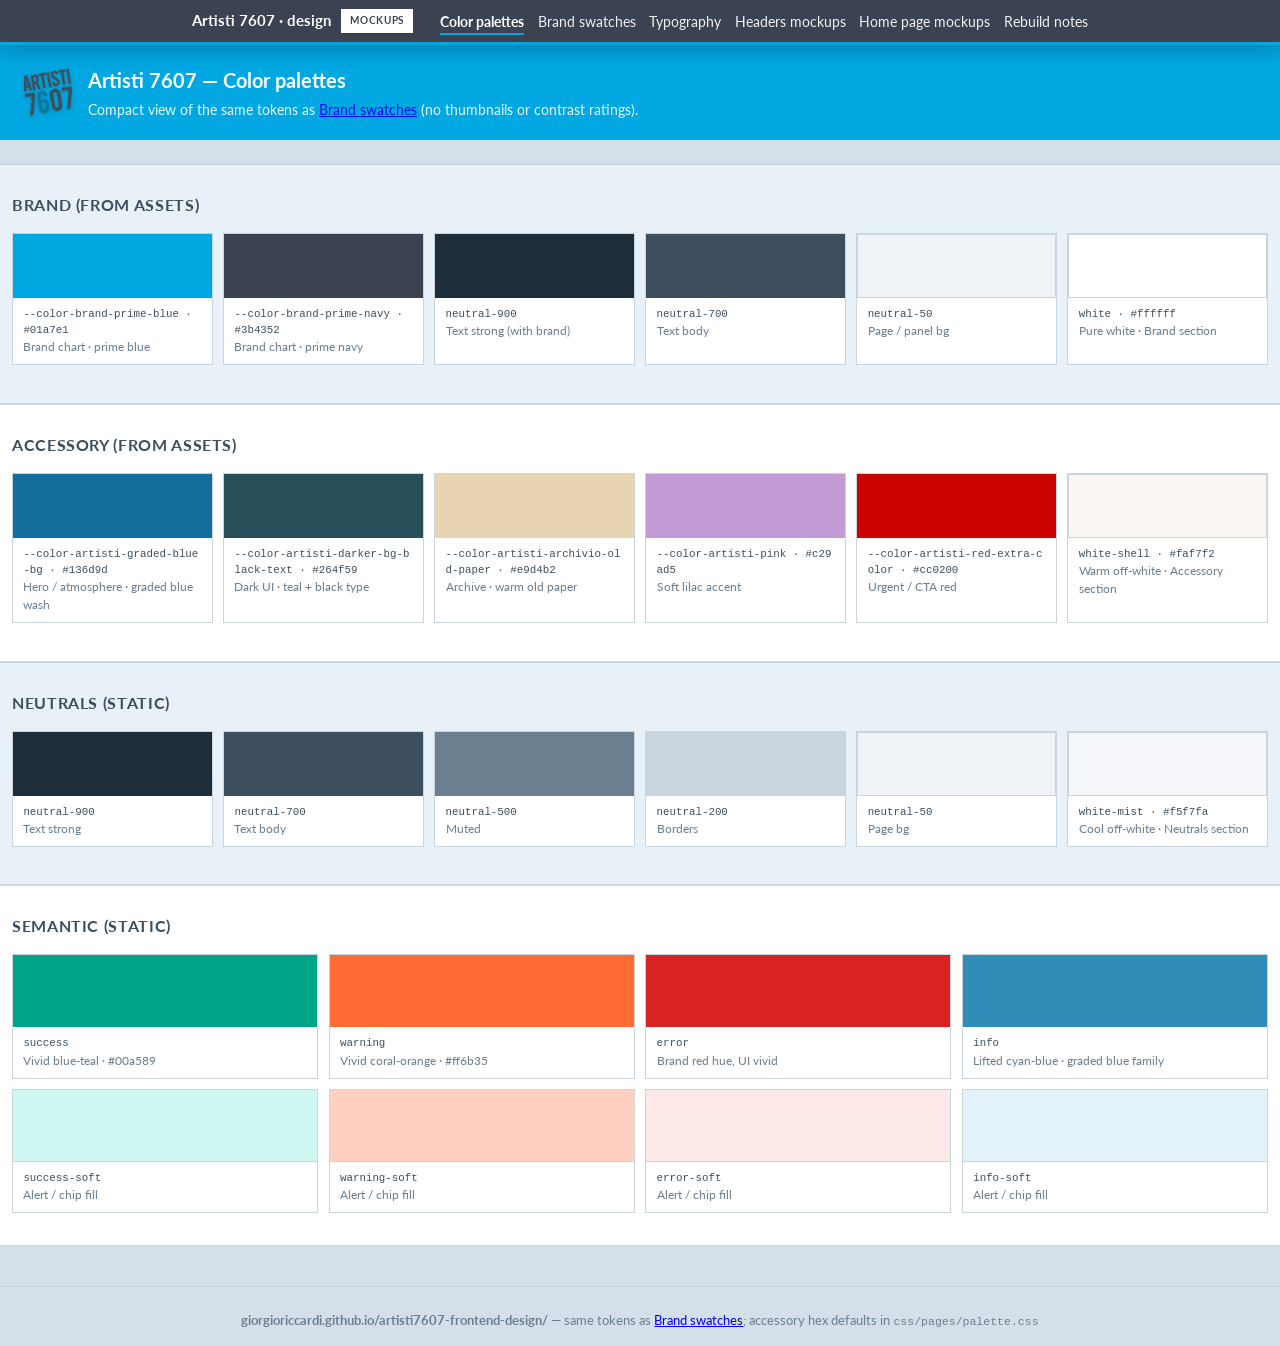
<file: index.html>
<!DOCTYPE html>
<html lang="en">

<head>
  <meta charset="utf-8" />
  <meta name="viewport" content="width=device-width, initial-scale=1" />
  <title>Color palettes — Artisti 7607 Frontend Brand 2026</title>
  <link rel="preconnect" href="https://fonts.googleapis.com" />
  <link rel="preconnect" href="https://fonts.gstatic.com" crossorigin />
  <link href="https://fonts.googleapis.com/css2?family=Lato:ital,wght@0,300;0,400;0,700;1,400&amp;display=swap" rel="stylesheet" />
  <link rel="stylesheet" href="css/core/site.css" />
  <link rel="stylesheet" href="css/pages/palette.css" />
  <link rel="stylesheet" href="css/pages/color-palettes.css" />
</head>

<body class="page-palette page-color-palettes">
  <a class="skip-link" href="#main">Skip to content</a>
  <nav class="site-nav" aria-label="Design microsite — mockups">
    <div class="site-nav__inner">
      <div class="site-nav__brand-row">
        <a class="site-nav__brand" href="index.html">Artisti 7607 · design</a>
        <span class="site-nav__tag">Mockups</span>
      </div>
      <ul class="site-nav__list">
        <li><a href="index.html" aria-current="page">Color palettes</a></li>
        <li><a href="brand-swatches.html">Brand swatches</a></li>
        <li><a href="typography-comparison.html">Typography</a></li>
        <li><a href="headers-mockups.html">Headers mockups</a></li>
        <li><a href="home-page-mockups.html">Home page mockups</a></li>
        <li><a href="docs/rebuild-notes.html">Rebuild notes</a></li>
      </ul>
    </div>
  </nav>
  <header id="site-header">
    <div class="header-row">
      <img class="header-logo" src="assets/artisti-brand-logo.png" width="120" height="48" alt="Artisti 7607" />
      <div class="header-copy">
        <h1>Artisti 7607 — Color palettes</h1>
        <p>Compact view of the same tokens as <a href="brand-swatches.html">Brand swatches</a> (no thumbnails or contrast ratings).</p>
      </div>
    </div>
  </header>

  <main id="main">
    <section aria-labelledby="brand-assets-heading">
      <h2 id="brand-assets-heading">Brand (from assets)</h2>
      <div id="brand-palette" class="palette-six palette-six--one-row" aria-label="Brand palette, six colors in one row">
        <div class="palette-six__item swatch">
          <div class="swatch-bar">
            <div class="swatch-color" style="background: var(--color-brand-prime-blue)"></div>
          </div>
          <div class="swatch-meta">
            <code>--color-brand-prime-blue · #01a7e1</code>
            <span>Brand chart · prime blue</span>
          </div>
        </div>
        <div class="palette-six__item swatch">
          <div class="swatch-bar">
            <div class="swatch-color" style="background: var(--color-brand-prime-navy)"></div>
          </div>
          <div class="swatch-meta">
            <code>--color-brand-prime-navy · #3b4352</code>
            <span>Brand chart · prime navy</span>
          </div>
        </div>
        <div class="palette-six__item swatch">
          <div class="swatch-bar">
            <div class="swatch-color" style="background: var(--color-neutral-900)"></div>
          </div>
          <div class="swatch-meta"><code>neutral-900</code><span>Text strong (with brand)</span></div>
        </div>
        <div class="palette-six__item swatch">
          <div class="swatch-bar">
            <div class="swatch-color" style="background: var(--color-neutral-700)"></div>
          </div>
          <div class="swatch-meta"><code>neutral-700</code><span>Text body</span></div>
        </div>
        <div class="palette-six__item swatch">
          <div class="swatch-bar">
            <div class="swatch-color"
              style="background: var(--color-neutral-50); box-shadow: inset 0 0 0 1px var(--color-neutral-200)"></div>
          </div>
          <div class="swatch-meta"><code>neutral-50</code><span>Page / panel bg</span></div>
        </div>
        <div class="palette-six__item swatch">
          <div class="swatch-bar">
            <div class="swatch-color palette-six__chip--outline" style="background: var(--color-white)"></div>
          </div>
          <div class="swatch-meta"><code>white · #ffffff</code><span>Pure white · Brand section</span></div>
        </div>
      </div>
    </section>

    <section aria-labelledby="accessory-assets-heading">
      <h2 id="accessory-assets-heading">Accessory (from assets)</h2>
      <div id="accessory-palette" class="palette-six palette-six--one-row" aria-label="Accessory palette, six colors in one row">
        <div class="palette-six__item swatch">
          <div class="swatch-bar">
            <div class="swatch-color" style="background: var(--color-artisti-graded-blue-bg)"></div>
          </div>
          <div class="swatch-meta">
            <code>--color-artisti-graded-blue-bg · #136d9d</code>
            <span>Hero / atmosphere · graded blue wash</span>
          </div>
        </div>
        <div class="palette-six__item swatch">
          <div class="swatch-bar">
            <div class="swatch-color" style="background: var(--color-artisti-darker-bg-black-text)"></div>
          </div>
          <div class="swatch-meta">
            <code>--color-artisti-darker-bg-black-text · #264f59</code>
            <span>Dark UI · teal + black type</span>
          </div>
        </div>
        <div class="palette-six__item swatch">
          <div class="swatch-bar">
            <div class="swatch-color" style="background: var(--color-artisti-archivio-old-paper)"></div>
          </div>
          <div class="swatch-meta">
            <code>--color-artisti-archivio-old-paper · #e9d4b2</code>
            <span>Archive · warm old paper</span>
          </div>
        </div>
        <div class="palette-six__item swatch">
          <div class="swatch-bar">
            <div class="swatch-color" style="background: var(--color-artisti-pink)"></div>
          </div>
          <div class="swatch-meta">
            <code>--color-artisti-pink · #c29ad5</code>
            <span>Soft lilac accent</span>
          </div>
        </div>
        <div class="palette-six__item swatch">
          <div class="swatch-bar">
            <div class="swatch-color" style="background: var(--color-artisti-red-extra-color)"></div>
          </div>
          <div class="swatch-meta">
            <code>--color-artisti-red-extra-color · #cc0200</code>
            <span>Urgent / CTA red</span>
          </div>
        </div>
        <div class="palette-six__item swatch">
          <div class="palette-six__chip palette-six__chip--outline" style="background: var(--color-white-shell)"></div>
          <div class="swatch-meta"><code>white-shell · #faf7f2</code><span>Warm off-white · Accessory section</span></div>
        </div>
      </div>
    </section>

    <section aria-labelledby="neutral-heading">
      <h2 id="neutral-heading">Neutrals (static)</h2>
      <div id="neutral-palette" class="palette-six palette-six--one-row" aria-label="Neutral palette, six colors in one row">
        <div class="palette-six__item swatch">
          <div class="palette-six__chip" style="background: var(--color-neutral-900)"></div>
          <div class="swatch-meta"><code>neutral-900</code><span>Text strong</span></div>
        </div>
        <div class="palette-six__item swatch">
          <div class="palette-six__chip" style="background: var(--color-neutral-700)"></div>
          <div class="swatch-meta"><code>neutral-700</code><span>Text body</span></div>
        </div>
        <div class="palette-six__item swatch">
          <div class="palette-six__chip" style="background: var(--color-neutral-500)"></div>
          <div class="swatch-meta"><code>neutral-500</code><span>Muted</span></div>
        </div>
        <div class="palette-six__item swatch">
          <div class="palette-six__chip" style="background: var(--color-neutral-200)"></div>
          <div class="swatch-meta"><code>neutral-200</code><span>Borders</span></div>
        </div>
        <div class="palette-six__item swatch">
          <div class="palette-six__chip"
            style="background: var(--color-neutral-50); box-shadow: inset 0 0 0 1px var(--color-neutral-200)"></div>
          <div class="swatch-meta"><code>neutral-50</code><span>Page bg</span></div>
        </div>
        <div class="palette-six__item swatch">
          <div class="palette-six__chip palette-six__chip--outline" style="background: var(--color-white-mist)"></div>
          <div class="swatch-meta"><code>white-mist · #f5f7fa</code><span>Cool off-white · Neutrals section</span></div>
        </div>
      </div>
    </section>

    <section aria-labelledby="semantic-heading">
      <h2 id="semantic-heading">Semantic (static)</h2>
      <div class="semantic-grid semantic-grid--palette" aria-label="Semantic palette, four by two">
        <div class="swatch">
          <div class="swatch-color" style="background: var(--color-success)"></div>
          <div class="swatch-meta"><code>success</code><span>Vivid blue-teal · #00a589</span></div>
        </div>
        <div class="swatch">
          <div class="swatch-color" style="background: var(--color-warning)"></div>
          <div class="swatch-meta"><code>warning</code><span>Vivid coral-orange · #ff6b35</span></div>
        </div>
        <div class="swatch">
          <div class="swatch-color" style="background: var(--color-error)"></div>
          <div class="swatch-meta"><code>error</code><span>Brand red hue, UI vivid</span></div>
        </div>
        <div class="swatch">
          <div class="swatch-color" style="background: var(--color-info)"></div>
          <div class="swatch-meta"><code>info</code><span>Lifted cyan-blue · graded blue family</span></div>
        </div>
        <div class="swatch">
          <div class="swatch-color"
            style="background: var(--color-success-soft); border-bottom: 1px solid var(--color-neutral-200)"></div>
          <div class="swatch-meta"><code>success-soft</code><span>Alert / chip fill</span></div>
        </div>
        <div class="swatch">
          <div class="swatch-color"
            style="background: var(--color-warning-soft); border-bottom: 1px solid var(--color-neutral-200)"></div>
          <div class="swatch-meta"><code>warning-soft</code><span>Alert / chip fill</span></div>
        </div>
        <div class="swatch">
          <div class="swatch-color"
            style="background: var(--color-error-soft); border-bottom: 1px solid var(--color-neutral-200)"></div>
          <div class="swatch-meta"><code>error-soft</code><span>Alert / chip fill</span></div>
        </div>
        <div class="swatch">
          <div class="swatch-color"
            style="background: var(--color-info-soft); border-bottom: 1px solid var(--color-neutral-200)"></div>
          <div class="swatch-meta"><code>info-soft</code><span>Alert / chip fill</span></div>
        </div>
      </div>
    </section>
  </main>

  <footer>
    <strong>giorgioriccardi.github.io/artisti7607-frontend-design/</strong> — same tokens as
    <a href="brand-swatches.html">Brand swatches</a>; accessory hex defaults in <code>css/pages/palette.css</code>
  </footer>
</body>

</html>
</file>
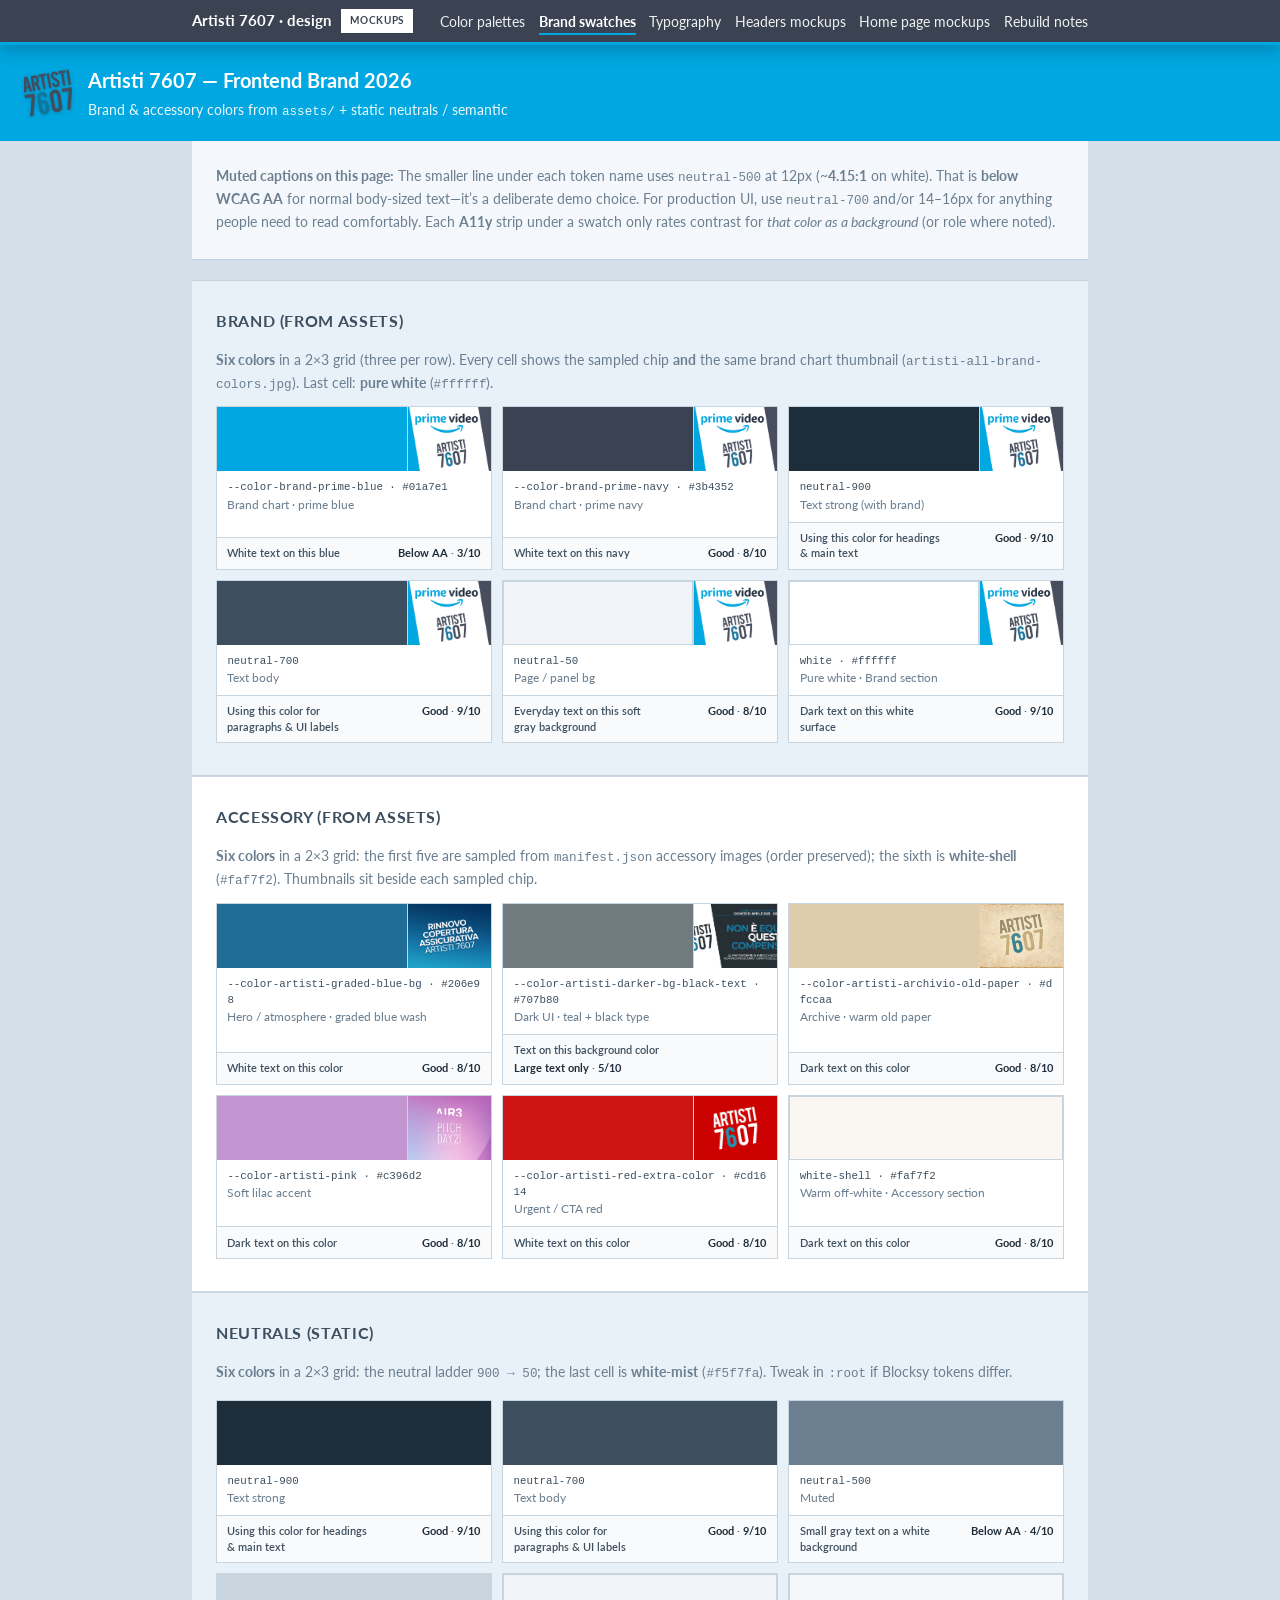
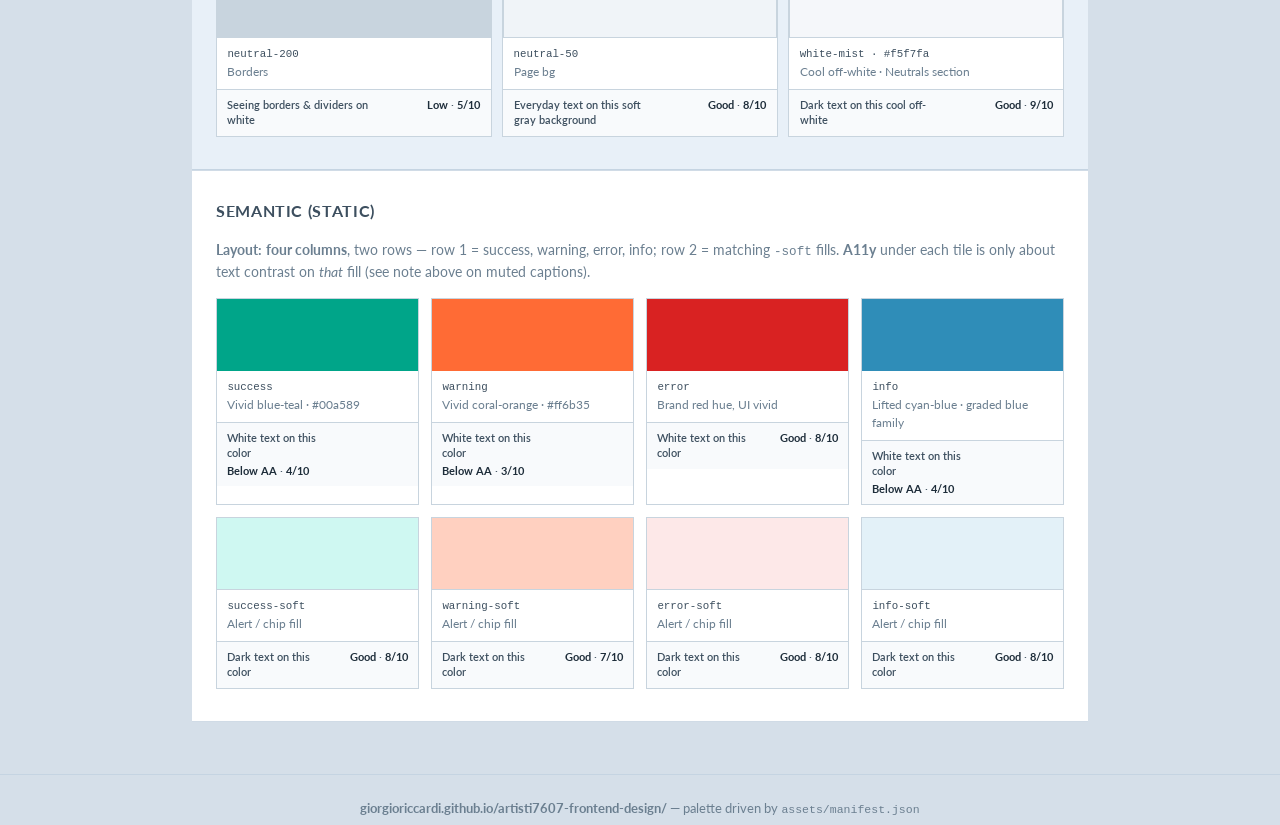
<file: brand-swatches.html>
<!DOCTYPE html>
<html lang="en">

<head>
  <meta charset="utf-8" />
  <meta name="viewport" content="width=device-width, initial-scale=1" />
  <title>Brand swatches — Artisti 7607 Frontend Brand 2026</title>
  <link rel="preconnect" href="https://fonts.googleapis.com" />
  <link rel="preconnect" href="https://fonts.gstatic.com" crossorigin />
  <link href="https://fonts.googleapis.com/css2?family=Lato:ital,wght@0,300;0,400;0,700;1,400&amp;display=swap" rel="stylesheet" />
  <link rel="stylesheet" href="css/core/site.css" />
  <link rel="stylesheet" href="css/pages/palette.css" />
</head>

<body class="page-palette">
  <a class="skip-link" href="#main">Skip to content</a>
  <nav class="site-nav" aria-label="Design microsite — mockups">
    <div class="site-nav__inner">
      <div class="site-nav__brand-row">
        <a class="site-nav__brand" href="index.html">Artisti 7607 · design</a>
        <span class="site-nav__tag">Mockups</span>
      </div>
      <ul class="site-nav__list">
        <li><a href="index.html">Color palettes</a></li>
        <li><a href="brand-swatches.html" aria-current="page">Brand swatches</a></li>
        <li><a href="typography-comparison.html">Typography</a></li>
        <li><a href="headers-mockups.html">Headers mockups</a></li>
        <li><a href="home-page-mockups.html">Home page mockups</a></li>
        <li><a href="docs/rebuild-notes.html">Rebuild notes</a></li>
      </ul>
    </div>
  </nav>
  <header id="site-header">
    <div class="header-row">
      <img class="header-logo" src="assets/artisti-brand-logo.png" width="120" height="48" alt="Artisti 7607" />
      <div class="header-copy">
        <h1>Artisti 7607 — Frontend Brand 2026</h1>
        <p>Brand &amp; accessory colors from <code>assets/</code> + static neutrals / semantic</p>
      </div>
    </div>
  </header>

  <main id="main">
    <p class="hint" style="margin-bottom:1.25rem"><strong>Muted captions on this page:</strong> The smaller line under each
      token name uses <code>neutral-500</code> at 12px (~<strong>4.15:1</strong> on white). That is <strong>below WCAG AA</strong>
      for normal body-sized text—it’s a deliberate demo choice. For production UI, use <code>neutral-700</code> and/or
      14–16px for anything people need to read comfortably. Each <strong>A11y</strong> strip under a swatch only rates
      contrast for <em>that color as a background</em> (or role where noted).</p>
    <section aria-labelledby="brand-assets-heading">
      <h2 id="brand-assets-heading">Brand (from assets)</h2>
      <p class="hint" style="margin-bottom:0.75rem">
        <strong>Six colors</strong> in a 2×3 grid (three per row). Every cell shows the sampled chip
        <strong>and</strong> the same brand chart thumbnail (<code>artisti-all-brand-colors.jpg</code>). Last cell:
        <strong>pure white</strong> (<code>#ffffff</code>).
      </p>
      <div id="brand-palette" class="palette-six" aria-label="Brand palette, six colors">
        <div class="palette-six__item swatch">
          <div class="swatch-bar">
            <div class="swatch-color" style="background: var(--color-brand-prime-blue)"></div>
            <img class="swatch-ref" src="assets/artisti-all-brand-colors.jpg" alt="Source artwork: brand color chart"
              width="84" height="72" loading="lazy" />
          </div>
          <div class="swatch-meta">
            <code>--color-brand-prime-blue · #01a7e1</code>
            <span>Brand chart · prime blue</span>
          </div>
          <div class="swatch-a11y" title="White on #01a7e1 ≈2.8:1 — fails WCAG AA for normal text. Dark text on this fill passes.">
            <div class="swatch-a11y-row">
              <span class="swatch-a11y-topic">White text on this blue</span>
              <span class="swatch-a11y-eval"><span class="swatch-a11y-verdict">Below AA</span> · <span class="swatch-a11y-grade">3/10</span></span>
            </div>
          </div>
        </div>
        <div class="palette-six__item swatch">
          <div class="swatch-bar">
            <div class="swatch-color" style="background: var(--color-brand-prime-navy)"></div>
            <img class="swatch-ref" src="assets/artisti-all-brand-colors.jpg" alt="Source artwork: brand color chart"
              width="84" height="72" loading="lazy" />
          </div>
          <div class="swatch-meta">
            <code>--color-brand-prime-navy · #3b4352</code>
            <span>Brand chart · prime navy</span>
          </div>
          <div class="swatch-a11y" title="White on navy ≈8.5:1 — AA body OK.">
            <div class="swatch-a11y-row">
              <span class="swatch-a11y-topic">White text on this navy</span>
              <span class="swatch-a11y-eval"><span class="swatch-a11y-verdict">Good</span> · <span class="swatch-a11y-grade">8/10</span></span>
            </div>
          </div>
        </div>
        <div class="palette-six__item swatch">
          <div class="swatch-bar">
            <div class="swatch-color" style="background: var(--color-neutral-900)"></div>
            <img class="swatch-ref" src="assets/artisti-all-brand-colors.jpg" alt="Source artwork: brand color chart"
              width="84" height="72" loading="lazy" />
          </div>
          <div class="swatch-meta"><code>neutral-900</code><span>Text strong (with brand)</span></div>
          <div class="swatch-a11y" title="Strong body text on light backgrounds — passes AA.">
            <div class="swatch-a11y-row">
              <span class="swatch-a11y-topic">Using this color for headings &amp; main text</span>
              <span class="swatch-a11y-eval"><span class="swatch-a11y-verdict">Good</span> · <span class="swatch-a11y-grade">9/10</span></span>
            </div>
          </div>
        </div>
        <div class="palette-six__item swatch">
          <div class="swatch-bar">
            <div class="swatch-color" style="background: var(--color-neutral-700)"></div>
            <img class="swatch-ref" src="assets/artisti-all-brand-colors.jpg" alt="Source artwork: brand color chart"
              width="84" height="72" loading="lazy" />
          </div>
          <div class="swatch-meta"><code>neutral-700</code><span>Text body</span></div>
          <div class="swatch-a11y" title="Body text on white — ~8.5:1, passes AA.">
            <div class="swatch-a11y-row">
              <span class="swatch-a11y-topic">Using this color for paragraphs &amp; UI labels</span>
              <span class="swatch-a11y-eval"><span class="swatch-a11y-verdict">Good</span> · <span class="swatch-a11y-grade">9/10</span></span>
            </div>
          </div>
        </div>
        <div class="palette-six__item swatch">
          <div class="swatch-bar">
            <div class="swatch-color"
              style="background: var(--color-neutral-50); box-shadow: inset 0 0 0 1px var(--color-neutral-200)"></div>
            <img class="swatch-ref" src="assets/artisti-all-brand-colors.jpg" alt="Source artwork: brand color chart"
              width="84" height="72" loading="lazy" />
          </div>
          <div class="swatch-meta"><code>neutral-50</code><span>Page / panel bg</span></div>
          <div class="swatch-a11y" title="Page bg: use neutral-900/700 for body text — passes.">
            <div class="swatch-a11y-row">
              <span class="swatch-a11y-topic">Everyday text on this soft gray background</span>
              <span class="swatch-a11y-eval"><span class="swatch-a11y-verdict">Good</span> · <span class="swatch-a11y-grade">8/10</span></span>
            </div>
          </div>
        </div>
        <div class="palette-six__item swatch">
          <div class="swatch-bar">
            <div class="swatch-color palette-six__chip--outline" style="background: var(--color-white)"></div>
            <img class="swatch-ref" src="assets/artisti-all-brand-colors.jpg" alt="Source artwork: brand color chart"
              width="84" height="72" loading="lazy" />
          </div>
          <div class="swatch-meta"><code>white · #ffffff</code><span>Pure white · Brand section</span></div>
          <div class="swatch-a11y" title="Dark body text on white — strong contrast.">
            <div class="swatch-a11y-row">
              <span class="swatch-a11y-topic">Dark text on this white surface</span>
              <span class="swatch-a11y-eval"><span class="swatch-a11y-verdict">Good</span> · <span class="swatch-a11y-grade">9/10</span></span>
            </div>
          </div>
        </div>
      </div>
    </section>

    <section aria-labelledby="accessory-assets-heading">
      <h2 id="accessory-assets-heading">Accessory (from assets)</h2>
      <p class="hint" style="margin-bottom:0.75rem">
        <strong>Six colors</strong> in a 2×3 grid: the first five are sampled from <code>manifest.json</code> accessory
        images (order preserved); the sixth is <strong>white-shell</strong> (<code>#faf7f2</code>). Thumbnails sit beside
        each sampled chip.
      </p>
      <p id="accessory-empty" class="hint" hidden>
        No accessory files listed. Add filenames to <code>manifest.json</code> → <code>accessory</code>.
      </p>
      <div id="accessory-palette" class="palette-six" aria-live="polite" aria-label="Accessory palette, six colors"></div>
    </section>

    <section aria-labelledby="neutral-heading">
      <h2 id="neutral-heading">Neutrals (static)</h2>
      <p class="hint" style="margin-bottom:1rem">
        <strong>Six colors</strong> in a 2×3 grid: the neutral ladder <code>900 → 50</code>; the last cell is
        <strong>white-mist</strong> (<code>#f5f7fa</code>). Tweak in <code>:root</code> if Blocksy tokens differ.
      </p>
      <div id="neutral-palette" class="palette-six" aria-label="Neutral palette, six colors">
        <div class="palette-six__item swatch">
          <div class="palette-six__chip" style="background: var(--color-neutral-900)"></div>
          <div class="swatch-meta"><code>neutral-900</code><span>Text strong</span></div>
          <div class="swatch-a11y" title="Strong body text on light backgrounds — passes AA.">
            <div class="swatch-a11y-row">
              <span class="swatch-a11y-topic">Using this color for headings &amp; main text</span>
              <span class="swatch-a11y-eval"><span class="swatch-a11y-verdict">Good</span> · <span class="swatch-a11y-grade">9/10</span></span>
            </div>
          </div>
        </div>
        <div class="palette-six__item swatch">
          <div class="palette-six__chip" style="background: var(--color-neutral-700)"></div>
          <div class="swatch-meta"><code>neutral-700</code><span>Text body</span></div>
          <div class="swatch-a11y" title="Body text on white — ~8.5:1, passes AA.">
            <div class="swatch-a11y-row">
              <span class="swatch-a11y-topic">Using this color for paragraphs &amp; UI labels</span>
              <span class="swatch-a11y-eval"><span class="swatch-a11y-verdict">Good</span> · <span class="swatch-a11y-grade">9/10</span></span>
            </div>
          </div>
        </div>
        <div class="palette-six__item swatch">
          <div class="palette-six__chip" style="background: var(--color-neutral-500)"></div>
          <div class="swatch-meta"><code>neutral-500</code><span>Muted</span></div>
          <div class="swatch-a11y" title="As 12px caption on white ~4.15:1 — fails AA body.">
            <div class="swatch-a11y-row">
              <span class="swatch-a11y-topic">Small gray text on a white background</span>
              <span class="swatch-a11y-eval"><span class="swatch-a11y-verdict">Below AA</span> · <span class="swatch-a11y-grade">4/10</span></span>
            </div>
          </div>
        </div>
        <div class="palette-six__item swatch">
          <div class="palette-six__chip" style="background: var(--color-neutral-200)"></div>
          <div class="swatch-meta"><code>neutral-200</code><span>Borders</span></div>
          <div class="swatch-a11y" title="1px border vs white ~1.5:1 — weak non-text contrast.">
            <div class="swatch-a11y-row">
              <span class="swatch-a11y-topic">Seeing borders &amp; dividers on white</span>
              <span class="swatch-a11y-eval"><span class="swatch-a11y-verdict">Low</span> · <span class="swatch-a11y-grade">5/10</span></span>
            </div>
          </div>
        </div>
        <div class="palette-six__item swatch">
          <div class="palette-six__chip"
            style="background: var(--color-neutral-50); box-shadow: inset 0 0 0 1px var(--color-neutral-200)"></div>
          <div class="swatch-meta"><code>neutral-50</code><span>Page bg</span></div>
          <div class="swatch-a11y" title="Page bg: use neutral-900/700 for body text — passes.">
            <div class="swatch-a11y-row">
              <span class="swatch-a11y-topic">Everyday text on this soft gray background</span>
              <span class="swatch-a11y-eval"><span class="swatch-a11y-verdict">Good</span> · <span class="swatch-a11y-grade">8/10</span></span>
            </div>
          </div>
        </div>
        <div class="palette-six__item swatch">
          <div class="palette-six__chip palette-six__chip--outline" style="background: var(--color-white-mist)"></div>
          <div class="swatch-meta"><code>white-mist · #f5f7fa</code><span>Cool off-white · Neutrals section</span></div>
          <div class="swatch-a11y" title="Slightly cool off-white; dark text still reads clearly.">
            <div class="swatch-a11y-row">
              <span class="swatch-a11y-topic">Dark text on this cool off-white</span>
              <span class="swatch-a11y-eval"><span class="swatch-a11y-verdict">Good</span> · <span class="swatch-a11y-grade">9/10</span></span>
            </div>
          </div>
        </div>
      </div>
    </section>

    <section aria-labelledby="semantic-heading">
      <h2 id="semantic-heading">Semantic (static)</h2>
      <p class="hint" style="margin-bottom:1rem"><strong>Layout:</strong> <strong>four columns</strong>, two rows — row 1 =
        success, warning, error, info; row 2 = matching <code>-soft</code> fills. <strong>A11y</strong> under each tile is
        only about text contrast on <em>that</em> fill (see note above on muted captions).</p>
      <div class="semantic-grid">
        <div class="swatch">
          <div class="swatch-color" style="background: var(--color-success)"></div>
          <div class="swatch-meta"><code>success</code><span>Vivid blue-teal · #00a589</span></div>
          <div class="swatch-a11y" title="White on fill ~3.1:1 — fails AA body. Prefer dark text/icons on this fill.">
            <div class="swatch-a11y-row">
              <span class="swatch-a11y-topic">White text on this color</span>
              <span class="swatch-a11y-eval"><span class="swatch-a11y-verdict">Below AA</span> · <span class="swatch-a11y-grade">4/10</span></span>
            </div>
          </div>
        </div>
        <div class="swatch">
          <div class="swatch-color" style="background: var(--color-warning)"></div>
          <div class="swatch-meta"><code>warning</code><span>Vivid coral-orange · #ff6b35</span></div>
          <div class="swatch-a11y" title="White on fill ~2.8:1 — fails AA. Use dark text or stronger fill for small type.">
            <div class="swatch-a11y-row">
              <span class="swatch-a11y-topic">White text on this color</span>
              <span class="swatch-a11y-eval"><span class="swatch-a11y-verdict">Below AA</span> · <span class="swatch-a11y-grade">3/10</span></span>
            </div>
          </div>
        </div>
        <div class="swatch">
          <div class="swatch-color" style="background: var(--color-error)"></div>
          <div class="swatch-meta"><code>error</code><span>Brand red hue, UI vivid</span></div>
          <div class="swatch-a11y" title="White on fill ~5:1 — passes AA for normal body text.">
            <div class="swatch-a11y-row">
              <span class="swatch-a11y-topic">White text on this color</span>
              <span class="swatch-a11y-eval"><span class="swatch-a11y-verdict">Good</span> · <span class="swatch-a11y-grade">8/10</span></span>
            </div>
          </div>
        </div>
        <div class="swatch">
          <div class="swatch-color" style="background: var(--color-info)"></div>
          <div class="swatch-meta"><code>info</code><span>Lifted cyan-blue · graded blue family</span></div>
          <div class="swatch-a11y" title="White on fill ~3.7:1 — fails AA body. Prefer dark text on solid info.">
            <div class="swatch-a11y-row">
              <span class="swatch-a11y-topic">White text on this color</span>
              <span class="swatch-a11y-eval"><span class="swatch-a11y-verdict">Below AA</span> · <span class="swatch-a11y-grade">4/10</span></span>
            </div>
          </div>
        </div>
        <div class="swatch">
          <div class="swatch-color"
            style="background: var(--color-success-soft); border-bottom: 1px solid var(--color-neutral-200)"></div>
          <div class="swatch-meta"><code>success-soft</code><span>Alert / chip fill</span></div>
          <div class="swatch-a11y" title="neutral-700 on soft fill ~7.4:1 — AA OK for labels.">
            <div class="swatch-a11y-row">
              <span class="swatch-a11y-topic">Dark text on this color</span>
              <span class="swatch-a11y-eval"><span class="swatch-a11y-verdict">Good</span> · <span class="swatch-a11y-grade">8/10</span></span>
            </div>
          </div>
        </div>
        <div class="swatch">
          <div class="swatch-color"
            style="background: var(--color-warning-soft); border-bottom: 1px solid var(--color-neutral-200)"></div>
          <div class="swatch-meta"><code>warning-soft</code><span>Alert / chip fill</span></div>
          <div class="swatch-a11y" title="neutral-700 on fill ~6:1 — AA OK.">
            <div class="swatch-a11y-row">
              <span class="swatch-a11y-topic">Dark text on this color</span>
              <span class="swatch-a11y-eval"><span class="swatch-a11y-verdict">Good</span> · <span class="swatch-a11y-grade">7/10</span></span>
            </div>
          </div>
        </div>
        <div class="swatch">
          <div class="swatch-color"
            style="background: var(--color-error-soft); border-bottom: 1px solid var(--color-neutral-200)"></div>
          <div class="swatch-meta"><code>error-soft</code><span>Alert / chip fill</span></div>
          <div class="swatch-a11y" title="neutral-700 on fill ~7.2:1 — AA OK.">
            <div class="swatch-a11y-row">
              <span class="swatch-a11y-topic">Dark text on this color</span>
              <span class="swatch-a11y-eval"><span class="swatch-a11y-verdict">Good</span> · <span class="swatch-a11y-grade">8/10</span></span>
            </div>
          </div>
        </div>
        <div class="swatch">
          <div class="swatch-color"
            style="background: var(--color-info-soft); border-bottom: 1px solid var(--color-neutral-200)"></div>
          <div class="swatch-meta"><code>info-soft</code><span>Alert / chip fill</span></div>
          <div class="swatch-a11y" title="neutral-700 on fill ~7.3:1 — AA OK.">
            <div class="swatch-a11y-row">
              <span class="swatch-a11y-topic">Dark text on this color</span>
              <span class="swatch-a11y-eval"><span class="swatch-a11y-verdict">Good</span> · <span class="swatch-a11y-grade">8/10</span></span>
            </div>
          </div>
        </div>
      </div>
    </section>
  </main>

  <footer>
    <strong>giorgioriccardi.github.io/artisti7607-frontend-design/</strong> — palette driven by
    <code>assets/manifest.json</code>
  </footer>

  <script src="js/pages/palette.js" defer></script>
</body>

</html>
</file>
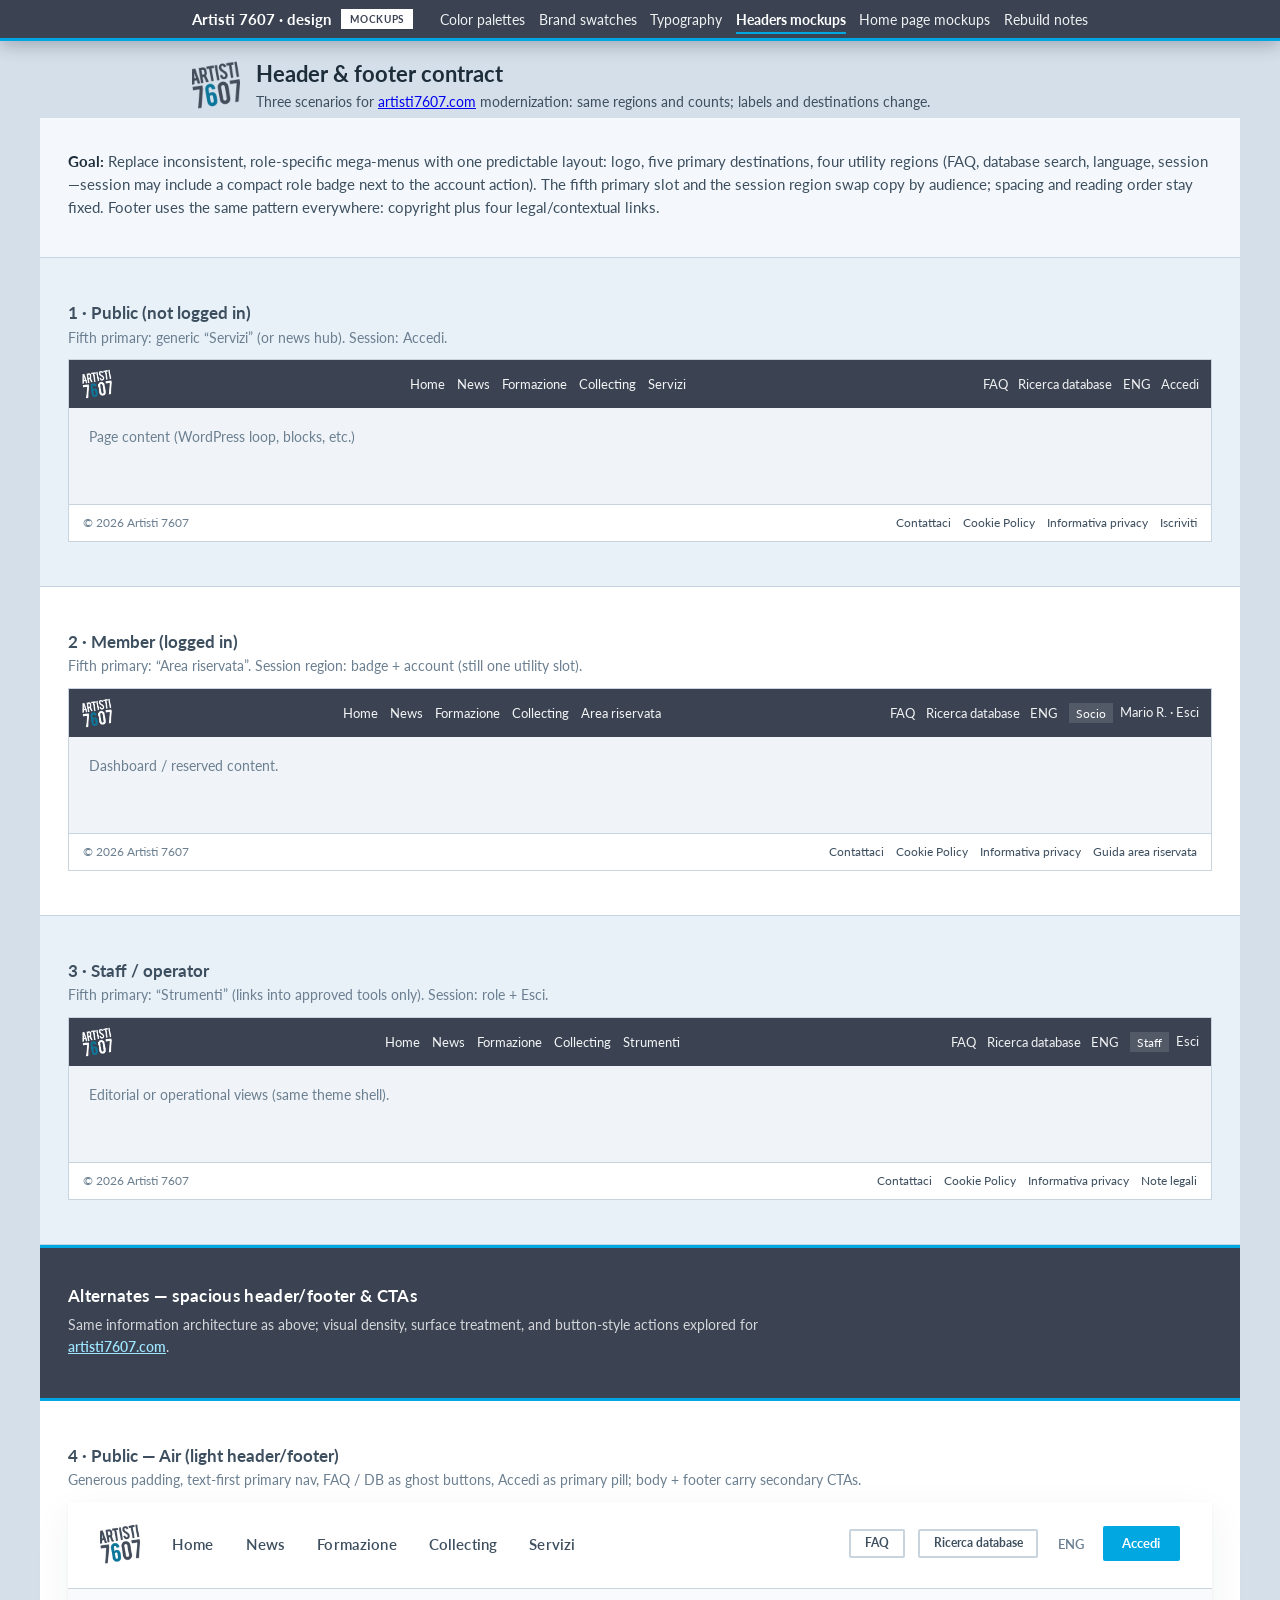
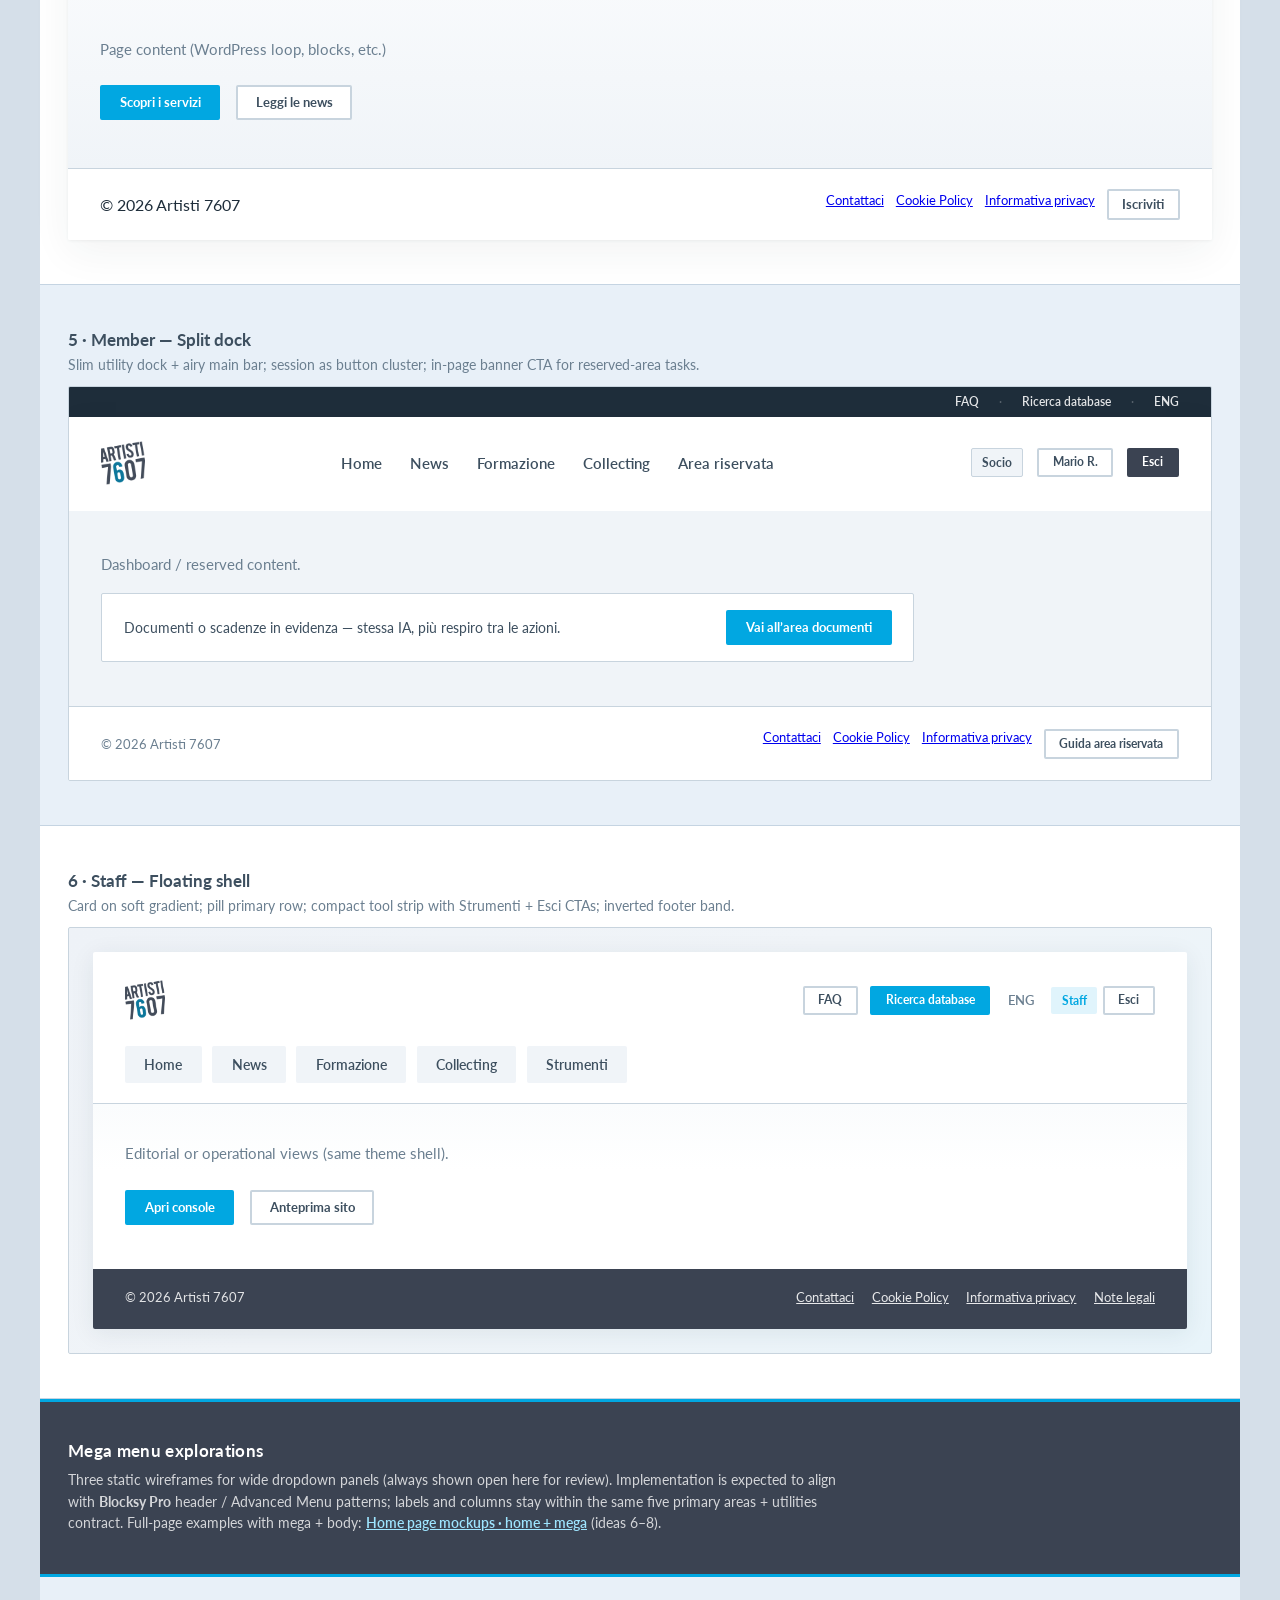
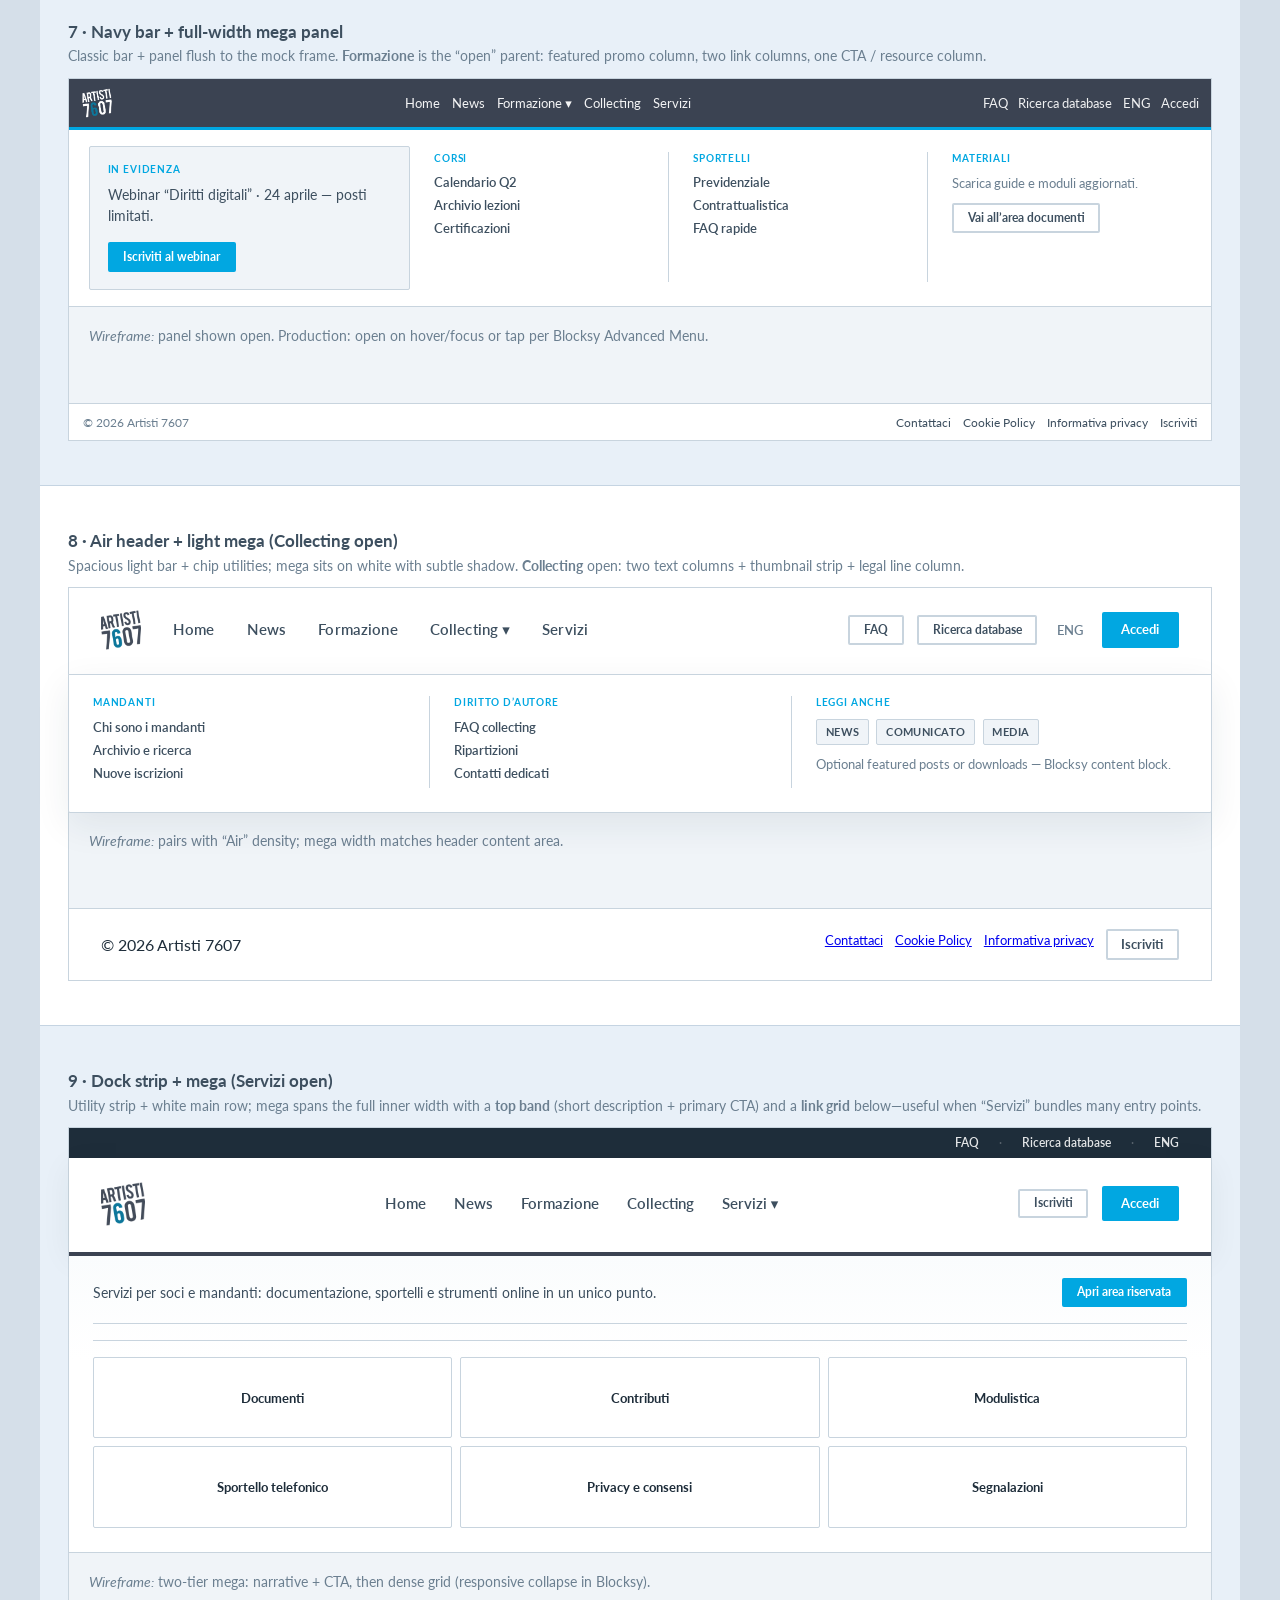
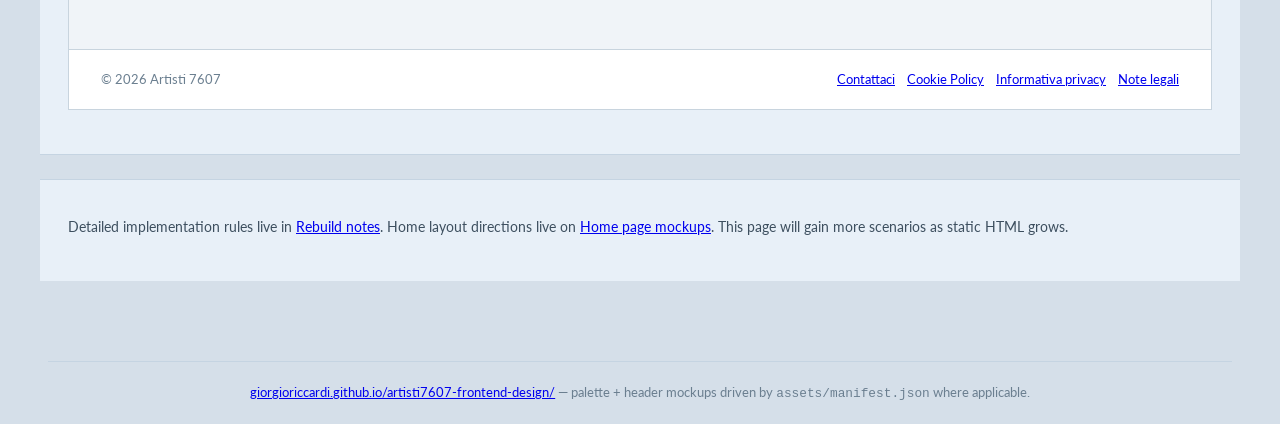
<file: headers-mockups.html>
<!DOCTYPE html>
<html lang="en">

<head>
  <meta charset="utf-8" />
  <meta name="viewport" content="width=device-width, initial-scale=1" />
  <title>Headers mockups — Artisti 7607 Frontend Brand 2026</title>
  <link rel="preconnect" href="https://fonts.googleapis.com" />
  <link rel="preconnect" href="https://fonts.gstatic.com" crossorigin />
  <link href="https://fonts.googleapis.com/css2?family=Lato:ital,wght@0,300;0,400;0,700;1,400&amp;display=swap" rel="stylesheet" />
  <link rel="stylesheet" href="css/core/site.css" />
  <link rel="stylesheet" href="css/pages/headers-mockups.css" />
</head>

<body class="page-headers-mockups">
  <a class="skip-link" href="#main">Skip to content</a>
  <nav class="site-nav" aria-label="Design microsite — mockups">
    <div class="site-nav__inner">
      <div class="site-nav__brand-row">
        <a class="site-nav__brand" href="index.html">Artisti 7607 · design</a>
        <span class="site-nav__tag">Mockups</span>
      </div>
      <ul class="site-nav__list">
        <li><a href="index.html">Color palettes</a></li>
        <li><a href="brand-swatches.html">Brand swatches</a></li>
        <li><a href="typography-comparison.html">Typography</a></li>
        <li><a href="headers-mockups.html" aria-current="page">Headers mockups</a></li>
        <li><a href="home-page-mockups.html">Home page mockups</a></li>
        <li><a href="docs/rebuild-notes.html">Rebuild notes</a></li>
      </ul>
    </div>
  </nav>

  <header id="site-header">
    <div class="header-row">
      <img class="header-logo" src="assets/artisti-brand-logo.png" width="120" height="48" alt="Artisti 7607" />
      <div class="header-copy">
        <h1>Header &amp; footer contract</h1>
        <p>Three scenarios for <a href="https://artisti7607.com/">artisti7607.com</a> modernization: same regions and counts; labels and destinations change.</p>
      </div>
    </div>
  </header>

  <main id="main">
    <p class="intro">
      <strong>Goal:</strong> Replace inconsistent, role-specific mega-menus with one predictable layout: logo, five primary destinations, four utility regions (FAQ, database search, language, session—session may include a compact role badge next to the account action). The fifth primary slot and the session region swap copy by audience; spacing and reading order stay fixed. Footer uses the same pattern everywhere: copyright plus four legal/contextual links.
    </p>

    <!-- Scenario 1: public -->
    <section class="mock-block" aria-labelledby="mock-s1">
      <h2 id="mock-s1">1 · Public (not logged in)</h2>
      <p class="hint" style="margin:0 0 0.85rem;font-size:0.875rem;color:var(--color-neutral-500)">Fifth primary: generic “Servizi” (or news hub). Session: Accedi.</p>
      <div class="mock-wrap" role="region" aria-label="Public header and footer mockup">
        <div class="mock-bar">
          <a class="mock-bar__logo" href="#">
            <img src="assets/artisti-logo-white.png" alt="Artisti 7607" />
            <span class="visually-hidden">Home</span>
          </a>
          <nav class="mock-bar__primary" aria-label="Primary">
            <a href="#">Home</a>
            <a href="#">News</a>
            <a href="#">Formazione</a>
            <a href="#">Collecting</a>
            <a href="#">Servizi</a>
          </nav>
          <div class="mock-bar__util" aria-label="Utilities">
            <a href="#">FAQ</a>
            <a href="#">Ricerca database</a>
            <a href="#">ENG</a>
            <a href="#">Accedi</a>
          </div>
        </div>
        <div class="mock-body">Page content (WordPress loop, blocks, etc.)</div>
        <footer class="mock-foot">
          <span>© 2026 Artisti 7607</span>
          <ul class="mock-foot__links">
            <li><a href="#">Contattaci</a></li>
            <li><a href="#">Cookie Policy</a></li>
            <li><a href="#">Informativa privacy</a></li>
            <li><a href="#">Iscriviti</a></li>
          </ul>
        </footer>
      </div>
    </section>

    <!-- Scenario 2: member -->
    <section class="mock-block" aria-labelledby="mock-s2">
      <h2 id="mock-s2">2 · Member (logged in)</h2>
      <p class="hint" style="margin:0 0 0.85rem;font-size:0.875rem;color:var(--color-neutral-500)">Fifth primary: “Area riservata”. Session region: badge + account (still one utility slot).</p>
      <div class="mock-wrap" role="region" aria-label="Member header and footer mockup">
        <div class="mock-bar">
          <a class="mock-bar__logo" href="#">
            <img src="assets/artisti-logo-white.png" alt="Artisti 7607" />
            <span class="visually-hidden">Home</span>
          </a>
          <nav class="mock-bar__primary" aria-label="Primary">
            <a href="#">Home</a>
            <a href="#">News</a>
            <a href="#">Formazione</a>
            <a href="#">Collecting</a>
            <a href="#">Area riservata</a>
          </nav>
          <div class="mock-bar__util" aria-label="Utilities">
            <a href="#">FAQ</a>
            <a href="#">Ricerca database</a>
            <a href="#">ENG</a>
            <span class="mock-session"><span class="mock-pill">Socio</span> <a href="#">Mario R. · Esci</a></span>
          </div>
        </div>
        <div class="mock-body">Dashboard / reserved content.</div>
        <footer class="mock-foot">
          <span>© 2026 Artisti 7607</span>
          <ul class="mock-foot__links">
            <li><a href="#">Contattaci</a></li>
            <li><a href="#">Cookie Policy</a></li>
            <li><a href="#">Informativa privacy</a></li>
            <li><a href="#">Guida area riservata</a></li>
          </ul>
        </footer>
      </div>
    </section>

    <!-- Scenario 3: staff -->
    <section class="mock-block" aria-labelledby="mock-s3">
      <h2 id="mock-s3">3 · Staff / operator</h2>
      <p class="hint" style="margin:0 0 0.85rem;font-size:0.875rem;color:var(--color-neutral-500)">Fifth primary: “Strumenti” (links into approved tools only). Session: role + Esci.</p>
      <div class="mock-wrap" role="region" aria-label="Staff header and footer mockup">
        <div class="mock-bar">
          <a class="mock-bar__logo" href="#">
            <img src="assets/artisti-logo-white.png" alt="Artisti 7607" />
            <span class="visually-hidden">Home</span>
          </a>
          <nav class="mock-bar__primary" aria-label="Primary">
            <a href="#">Home</a>
            <a href="#">News</a>
            <a href="#">Formazione</a>
            <a href="#">Collecting</a>
            <a href="#">Strumenti</a>
          </nav>
          <div class="mock-bar__util" aria-label="Utilities">
            <a href="#">FAQ</a>
            <a href="#">Ricerca database</a>
            <a href="#">ENG</a>
            <span class="mock-session"><span class="mock-pill">Staff</span> <a href="#">Esci</a></span>
          </div>
        </div>
        <div class="mock-body">Editorial or operational views (same theme shell).</div>
        <footer class="mock-foot">
          <span>© 2026 Artisti 7607</span>
          <ul class="mock-foot__links">
            <li><a href="#">Contattaci</a></li>
            <li><a href="#">Cookie Policy</a></li>
            <li><a href="#">Informativa privacy</a></li>
            <li><a href="#">Note legali</a></li>
          </ul>
        </footer>
      </div>
    </section>

    <div class="mock-divider">
      <h2>Alternates — spacious header/footer &amp; CTAs</h2>
      <p>Same information architecture as above; visual density, surface treatment, and button-style actions explored for <a href="https://artisti7607.com/">artisti7607.com</a>.</p>
    </div>

    <!-- 4 · Air / public -->
    <section class="mock-block" aria-labelledby="mock-s4">
      <h2 id="mock-s4">4 · Public — Air (light header/footer)</h2>
      <p class="hint" style="margin:0 0 0.85rem;font-size:0.875rem;color:var(--color-neutral-500)">Generous padding, text-first primary nav, FAQ / DB as ghost buttons, Accedi as primary pill; body + footer carry secondary CTAs.</p>
      <div class="mock-wrap mock-wrap--air" role="region" aria-label="Public Air header and footer mockup">
        <div class="mock-air-top">
          <a class="mock-bar__logo" href="#">
            <img src="assets/artisti-brand-logo.png" alt="Artisti 7607" />
            <span class="visually-hidden">Home</span>
          </a>
          <nav class="mock-bar__primary" aria-label="Primary">
            <a href="#">Home</a>
            <a href="#">News</a>
            <a href="#">Formazione</a>
            <a href="#">Collecting</a>
            <a href="#">Servizi</a>
          </nav>
          <div class="mock-air-utils" aria-label="Utilities">
            <a class="mock-btn mock-btn--ghost mock-btn--sm" href="#">FAQ</a>
            <a class="mock-btn mock-btn--ghost mock-btn--sm" href="#">Ricerca database</a>
            <span class="mock-air-lang">ENG</span>
            <a class="mock-btn mock-btn--primary" href="#">Accedi</a>
          </div>
        </div>
        <div class="mock-air-body">
          <div class="mock-air-body__inner">
            Page content (WordPress loop, blocks, etc.)
            <div class="mock-air-body__ctas">
              <a class="mock-btn mock-btn--primary" href="#">Scopri i servizi</a>
              <a class="mock-btn mock-btn--ghost" href="#">Leggi le news</a>
            </div>
          </div>
        </div>
        <footer class="mock-air-foot">
          <span>© 2026 Artisti 7607</span>
          <ul class="mock-foot__links">
            <li><a href="#">Contattaci</a></li>
            <li><a href="#">Cookie Policy</a></li>
            <li><a href="#">Informativa privacy</a></li>
            <li><a class="mock-btn mock-btn--ghost mock-btn--sm" href="#">Iscriviti</a></li>
          </ul>
        </footer>
      </div>
    </section>

    <!-- 5 · Dock / member -->
    <section class="mock-block" aria-labelledby="mock-s5">
      <h2 id="mock-s5">5 · Member — Split dock</h2>
      <p class="hint" style="margin:0 0 0.85rem;font-size:0.875rem;color:var(--color-neutral-500)">Slim utility dock + airy main bar; session as button cluster; in-page banner CTA for reserved-area tasks.</p>
      <div class="mock-wrap mock-wrap--dock" role="region" aria-label="Member split dock mockup">
        <div class="mock-dock-strip">
          <a href="#">FAQ</a>
          <span class="mock-dock-strip__sep" aria-hidden="true">·</span>
          <a href="#">Ricerca database</a>
          <span class="mock-dock-strip__sep" aria-hidden="true">·</span>
          <a href="#">ENG</a>
        </div>
        <div class="mock-dock-main">
          <a class="mock-bar__logo" href="#">
            <img src="assets/artisti-brand-logo.png" alt="Artisti 7607" />
            <span class="visually-hidden">Home</span>
          </a>
          <nav class="mock-bar__primary" aria-label="Primary">
            <a href="#">Home</a>
            <a href="#">News</a>
            <a href="#">Formazione</a>
            <a href="#">Collecting</a>
            <a href="#">Area riservata</a>
          </nav>
          <div class="mock-dock-actions" aria-label="Account">
            <span class="mock-pill mock-pill--dock">Socio</span>
            <a class="mock-btn mock-btn--ghost mock-btn--sm" href="#">Mario R.</a>
            <a class="mock-btn mock-btn--dark mock-btn--sm" href="#">Esci</a>
          </div>
        </div>
        <div class="mock-dock-body">
          Dashboard / reserved content.
          <div class="mock-dock-body__banner">
            <p>Documenti o scadenze in evidenza — stessa IA, più respiro tra le azioni.</p>
            <a class="mock-btn mock-btn--primary" href="#">Vai all’area documenti</a>
          </div>
        </div>
        <footer class="mock-dock-foot">
          <span>© 2026 Artisti 7607</span>
          <ul class="mock-foot__links">
            <li><a href="#">Contattaci</a></li>
            <li><a href="#">Cookie Policy</a></li>
            <li><a href="#">Informativa privacy</a></li>
            <li><a class="mock-btn mock-btn--ghost mock-btn--sm" href="#">Guida area riservata</a></li>
          </ul>
        </footer>
      </div>
    </section>

    <!-- 6 · Float / staff -->
    <section class="mock-block" aria-labelledby="mock-s6">
      <h2 id="mock-s6">6 · Staff — Floating shell</h2>
      <p class="hint" style="margin:0 0 0.85rem;font-size:0.875rem;color:var(--color-neutral-500)">Card on soft gradient; pill primary row; compact tool strip with Strumenti + Esci CTAs; inverted footer band.</p>
      <div class="mock-wrap mock-wrap--float" role="region" aria-label="Staff floating shell mockup">
        <div class="mock-float-pad">
          <div class="mock-float-card">
            <div class="mock-float-head">
              <div class="mock-float-head__row">
                <a class="mock-bar__logo" href="#">
                  <img src="assets/artisti-brand-logo.png" alt="Artisti 7607" />
                  <span class="visually-hidden">Home</span>
                </a>
                <div class="mock-float-tools" aria-label="Utilities">
                  <a class="mock-btn mock-btn--ghost mock-btn--sm" href="#">FAQ</a>
                  <a class="mock-btn mock-btn--primary mock-btn--sm" href="#">Ricerca database</a>
                  <span class="mock-air-lang">ENG</span>
                  <span class="mock-session"><span class="mock-pill mock-pill--staff">Staff</span> <a class="mock-btn mock-btn--ghost mock-btn--sm" href="#">Esci</a></span>
                </div>
              </div>
              <nav class="mock-float-pills" aria-label="Primary">
                <a href="#">Home</a>
                <a href="#">News</a>
                <a href="#">Formazione</a>
                <a href="#">Collecting</a>
                <a href="#">Strumenti</a>
              </nav>
            </div>
            <div class="mock-float-body">
              Editorial or operational views (same theme shell).
              <div class="mock-float-body__ctas">
                <a class="mock-btn mock-btn--primary" href="#">Apri console</a>
                <a class="mock-btn mock-btn--ghost" href="#">Anteprima sito</a>
              </div>
            </div>
            <footer class="mock-float-foot">
              <span style="color:rgba(255,255,255,0.85)">© 2026 Artisti 7607</span>
              <ul class="mock-foot__links">
                <li><a href="#">Contattaci</a></li>
                <li><a href="#">Cookie Policy</a></li>
                <li><a href="#">Informativa privacy</a></li>
                <li><a href="#">Note legali</a></li>
              </ul>
            </footer>
          </div>
        </div>
      </div>
    </section>

    <div class="mock-divider" id="mega-menus">
      <h2>Mega menu explorations</h2>
      <p>
        Three static wireframes for wide dropdown panels (always shown open here for review). Implementation is expected to align with <strong>Blocksy Pro</strong> header / Advanced Menu patterns; labels and columns stay within the same five primary areas + utilities contract.
        Full-page examples with mega + body: <a href="home-page-mockups.html#home-mega-menus">Home page mockups · home + mega</a> (ideas 6–8).
      </p>
    </div>

    <!-- 7 · Navy + full-width mega -->
    <section class="mock-block" aria-labelledby="mock-s7">
      <h2 id="mock-s7">7 · Navy bar + full-width mega panel</h2>
      <p class="hint" style="margin:0 0 0.85rem;font-size:0.875rem;color:var(--color-neutral-500)">Classic bar + panel flush to the mock frame. <strong>Formazione</strong> is the “open” parent: featured promo column, two link columns, one CTA / resource column.</p>
      <div class="mock-wrap mock-wrap--mega" role="region" aria-label="Mega menu concept 7, navy bar">
        <div class="mock-mega-stack">
          <div class="mock-bar">
            <a class="mock-bar__logo" href="#">
              <img src="assets/artisti-logo-white.png" alt="Artisti 7607" />
              <span class="visually-hidden">Home</span>
            </a>
            <nav class="mock-bar__primary" aria-label="Primary">
              <a href="#">Home</a>
              <a href="#">News</a>
              <a href="#" aria-current="page">Formazione ▾</a>
              <a href="#">Collecting</a>
              <a href="#">Servizi</a>
            </nav>
            <div class="mock-bar__util" aria-label="Utilities">
              <a href="#">FAQ</a>
              <a href="#">Ricerca database</a>
              <a href="#">ENG</a>
              <a href="#">Accedi</a>
            </div>
          </div>
          <div class="mock-mega-panel" aria-label="Mega menu Formazione (example content)">
            <div class="mock-mega-grid mock-mega-grid--4">
              <div class="mock-mega-col mock-mega-col--feature">
                <h3 class="mock-mega-kicker">In evidenza</h3>
                <p class="mock-mega-lede">Webinar “Diritti digitali” · 24 aprile — posti limitati.</p>
                <a class="mock-btn mock-btn--primary mock-btn--sm" href="#">Iscriviti al webinar</a>
              </div>
              <div class="mock-mega-col">
                <h3 class="mock-mega-kicker">Corsi</h3>
                <ul class="mock-mega-links">
                  <li><a href="#">Calendario Q2</a></li>
                  <li><a href="#">Archivio lezioni</a></li>
                  <li><a href="#">Certificazioni</a></li>
                </ul>
              </div>
              <div class="mock-mega-col">
                <h3 class="mock-mega-kicker">Sportelli</h3>
                <ul class="mock-mega-links">
                  <li><a href="#">Previdenziale</a></li>
                  <li><a href="#">Contrattualistica</a></li>
                  <li><a href="#">FAQ rapide</a></li>
                </ul>
              </div>
              <div class="mock-mega-col mock-mega-col--cta">
                <h3 class="mock-mega-kicker">Materiali</h3>
                <p class="mock-mega-small">Scarica guide e moduli aggiornati.</p>
                <a class="mock-btn mock-btn--ghost mock-btn--sm" href="#">Vai all’area documenti</a>
              </div>
            </div>
          </div>
        </div>
        <div class="mock-body"><em>Wireframe:</em> panel shown open. Production: open on hover/focus or tap per Blocksy Advanced Menu.</div>
        <footer class="mock-foot">
          <span>© 2026 Artisti 7607</span>
          <ul class="mock-foot__links">
            <li><a href="#">Contattaci</a></li>
            <li><a href="#">Cookie Policy</a></li>
            <li><a href="#">Informativa privacy</a></li>
            <li><a href="#">Iscriviti</a></li>
          </ul>
        </footer>
      </div>
    </section>

    <!-- 8 · Air + mega -->
    <section class="mock-block" aria-labelledby="mock-s8">
      <h2 id="mock-s8">8 · Air header + light mega (Collecting open)</h2>
      <p class="hint" style="margin:0 0 0.85rem;font-size:0.875rem;color:var(--color-neutral-500)">Spacious light bar + chip utilities; mega sits on white with subtle shadow. <strong>Collecting</strong> open: two text columns + thumbnail strip + legal line column.</p>
      <div class="mock-wrap mock-wrap--mega mock-wrap--mega-air" role="region" aria-label="Mega menu concept 8, air header">
        <div class="mock-mega-stack">
          <div class="mock-air-top">
            <a class="mock-bar__logo" href="#">
              <img src="assets/artisti-brand-logo.png" alt="Artisti 7607" />
              <span class="visually-hidden">Home</span>
            </a>
            <nav class="mock-bar__primary" aria-label="Primary">
              <a href="#">Home</a>
              <a href="#">News</a>
              <a href="#">Formazione</a>
              <a href="#" aria-current="page">Collecting ▾</a>
              <a href="#">Servizi</a>
            </nav>
            <div class="mock-air-utils" aria-label="Utilities">
              <a class="mock-btn mock-btn--ghost mock-btn--sm" href="#">FAQ</a>
              <a class="mock-btn mock-btn--ghost mock-btn--sm" href="#">Ricerca database</a>
              <span class="mock-air-lang">ENG</span>
              <a class="mock-btn mock-btn--primary" href="#">Accedi</a>
            </div>
          </div>
          <div class="mock-mega-panel mock-mega-panel--air" aria-label="Mega menu Collecting (example content)">
            <div class="mock-mega-grid mock-mega-grid--3">
              <div class="mock-mega-col">
                <h3 class="mock-mega-kicker">Mandanti</h3>
                <ul class="mock-mega-links">
                  <li><a href="#">Chi sono i mandanti</a></li>
                  <li><a href="#">Archivio e ricerca</a></li>
                  <li><a href="#">Nuove iscrizioni</a></li>
                </ul>
              </div>
              <div class="mock-mega-col">
                <h3 class="mock-mega-kicker">Diritto d’autore</h3>
                <ul class="mock-mega-links">
                  <li><a href="#">FAQ collecting</a></li>
                  <li><a href="#">Ripartizioni</a></li>
                  <li><a href="#">Contatti dedicati</a></li>
                </ul>
              </div>
              <div class="mock-mega-col mock-mega-col--thumbs">
                <h3 class="mock-mega-kicker">Leggi anche</h3>
                <div class="mock-mega-thumb-row">
                  <span class="mock-mega-thumb">News</span>
                  <span class="mock-mega-thumb">Comunicato</span>
                  <span class="mock-mega-thumb">Media</span>
                </div>
                <p class="mock-mega-small">Optional featured posts or downloads — Blocksy content block.</p>
              </div>
            </div>
          </div>
        </div>
        <div class="mock-body"><em>Wireframe:</em> pairs with “Air” density; mega width matches header content area.</div>
        <footer class="mock-air-foot">
          <span>© 2026 Artisti 7607</span>
          <ul class="mock-foot__links">
            <li><a href="#">Contattaci</a></li>
            <li><a href="#">Cookie Policy</a></li>
            <li><a href="#">Informativa privacy</a></li>
            <li><a class="mock-btn mock-btn--ghost mock-btn--sm" href="#">Iscriviti</a></li>
          </ul>
        </footer>
      </div>
    </section>

    <!-- 9 · Dock + mega -->
    <section class="mock-block" aria-labelledby="mock-s9">
      <h2 id="mock-s9">9 · Dock strip + mega (Servizi open)</h2>
      <p class="hint" style="margin:0 0 0.85rem;font-size:0.875rem;color:var(--color-neutral-500)">Utility strip + white main row; mega spans the full inner width with a <strong>top band</strong> (short description + primary CTA) and a <strong>link grid</strong> below—useful when “Servizi” bundles many entry points.</p>
      <div class="mock-wrap mock-wrap--mega mock-wrap--mega-dock" role="region" aria-label="Mega menu concept 9, dock header">
        <div class="mock-mega-stack">
          <div class="mock-dock-strip">
            <a href="#">FAQ</a>
            <span class="mock-dock-strip__sep" aria-hidden="true">·</span>
            <a href="#">Ricerca database</a>
            <span class="mock-dock-strip__sep" aria-hidden="true">·</span>
            <a href="#">ENG</a>
          </div>
          <div class="mock-dock-main">
            <a class="mock-bar__logo" href="#">
              <img src="assets/artisti-brand-logo.png" alt="Artisti 7607" />
              <span class="visually-hidden">Home</span>
            </a>
            <nav class="mock-bar__primary" aria-label="Primary">
              <a href="#">Home</a>
              <a href="#">News</a>
              <a href="#">Formazione</a>
              <a href="#">Collecting</a>
              <a href="#" aria-current="page">Servizi ▾</a>
            </nav>
            <div class="mock-dock-actions" aria-label="Account">
              <a class="mock-btn mock-btn--ghost mock-btn--sm" href="#">Iscriviti</a>
              <a class="mock-btn mock-btn--primary" href="#">Accedi</a>
            </div>
          </div>
          <div class="mock-mega-panel mock-mega-panel--dock" aria-label="Mega menu Servizi (example content)">
            <div class="mock-mega-band">
              <p class="mock-mega-band__text">Servizi per soci e mandanti: documentazione, sportelli e strumenti online in un unico punto.</p>
              <a class="mock-btn mock-btn--primary mock-btn--sm" href="#">Apri area riservata</a>
            </div>
            <div class="mock-mega-grid mock-mega-grid--links6">
              <a class="mock-mega-tile" href="#">Documenti</a>
              <a class="mock-mega-tile" href="#">Contributi</a>
              <a class="mock-mega-tile" href="#">Modulistica</a>
              <a class="mock-mega-tile" href="#">Sportello telefonico</a>
              <a class="mock-mega-tile" href="#">Privacy e consensi</a>
              <a class="mock-mega-tile" href="#">Segnalazioni</a>
            </div>
          </div>
        </div>
        <div class="mock-body"><em>Wireframe:</em> two-tier mega: narrative + CTA, then dense grid (responsive collapse in Blocksy).</div>
        <footer class="mock-dock-foot">
          <span>© 2026 Artisti 7607</span>
          <ul class="mock-foot__links">
            <li><a href="#">Contattaci</a></li>
            <li><a href="#">Cookie Policy</a></li>
            <li><a href="#">Informativa privacy</a></li>
            <li><a href="#">Note legali</a></li>
          </ul>
        </footer>
      </div>
    </section>

    <p class="intro" style="margin-top:1.5rem;font-size:0.875rem">
      Detailed implementation rules live in <a href="docs/rebuild-notes.html">Rebuild notes</a>. Home layout directions live on <a href="home-page-mockups.html">Home page mockups</a>. This page will gain more scenarios as static HTML grows.
    </p>
  </main>

  <footer class="page-foot">
    <p style="margin:0">
      <a href="https://giorgioriccardi.github.io/artisti7607-frontend-design/">giorgioriccardi.github.io/artisti7607-frontend-design/</a>
      — palette + header mockups driven by <code>assets/manifest.json</code> where applicable.
    </p>
  </footer>
</body>

</html>
</file>
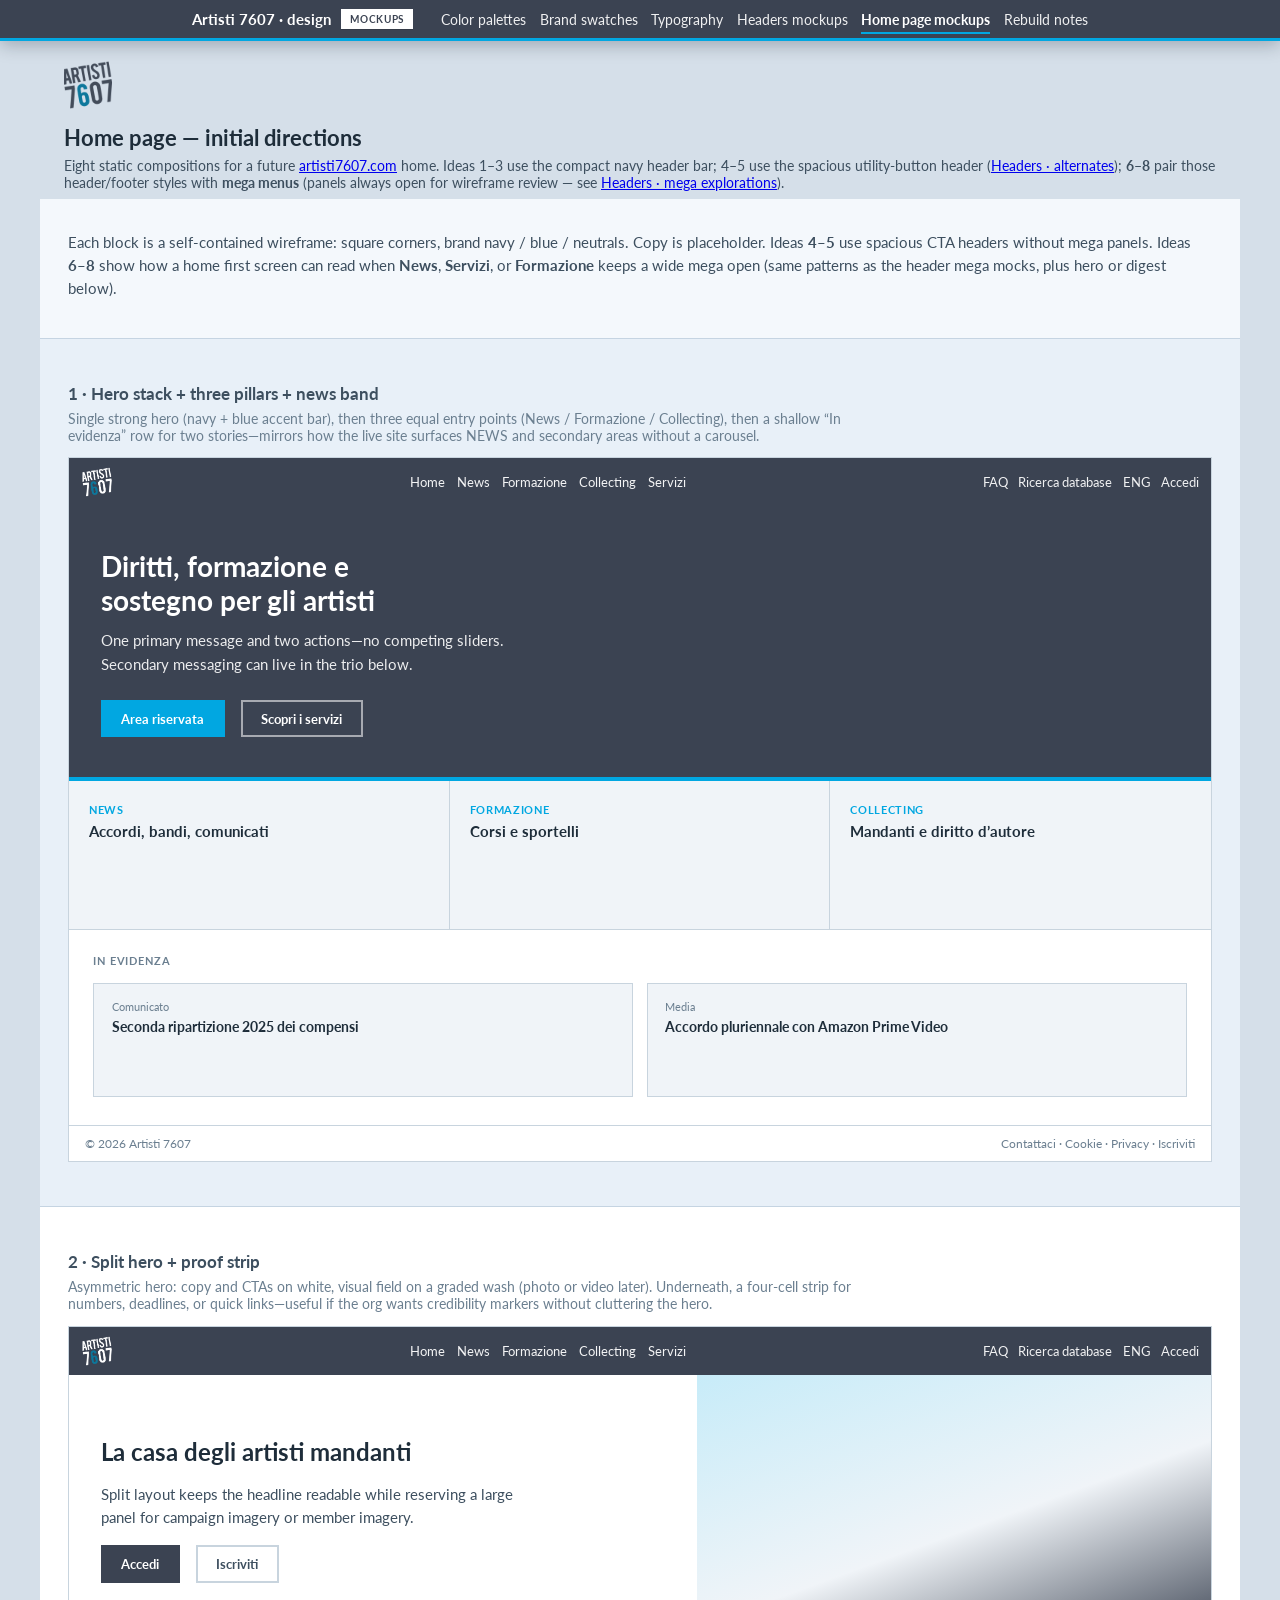
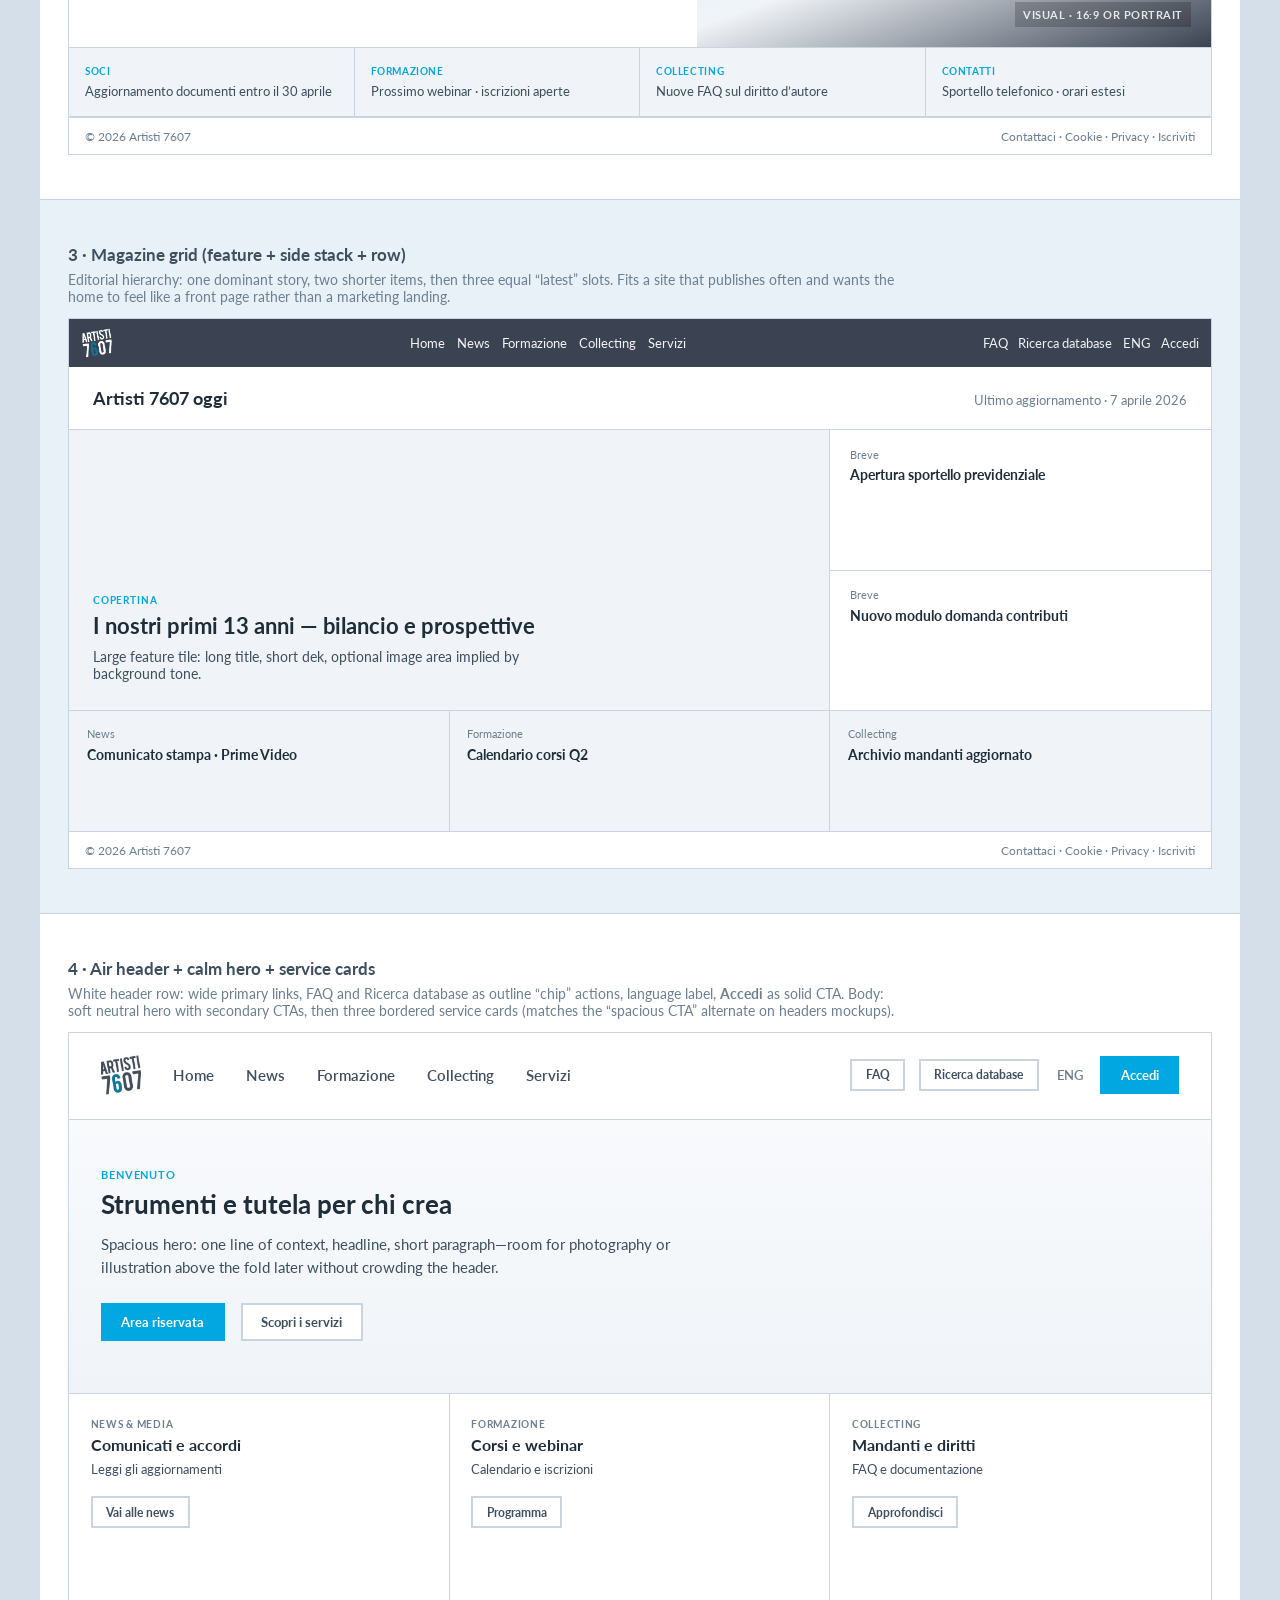
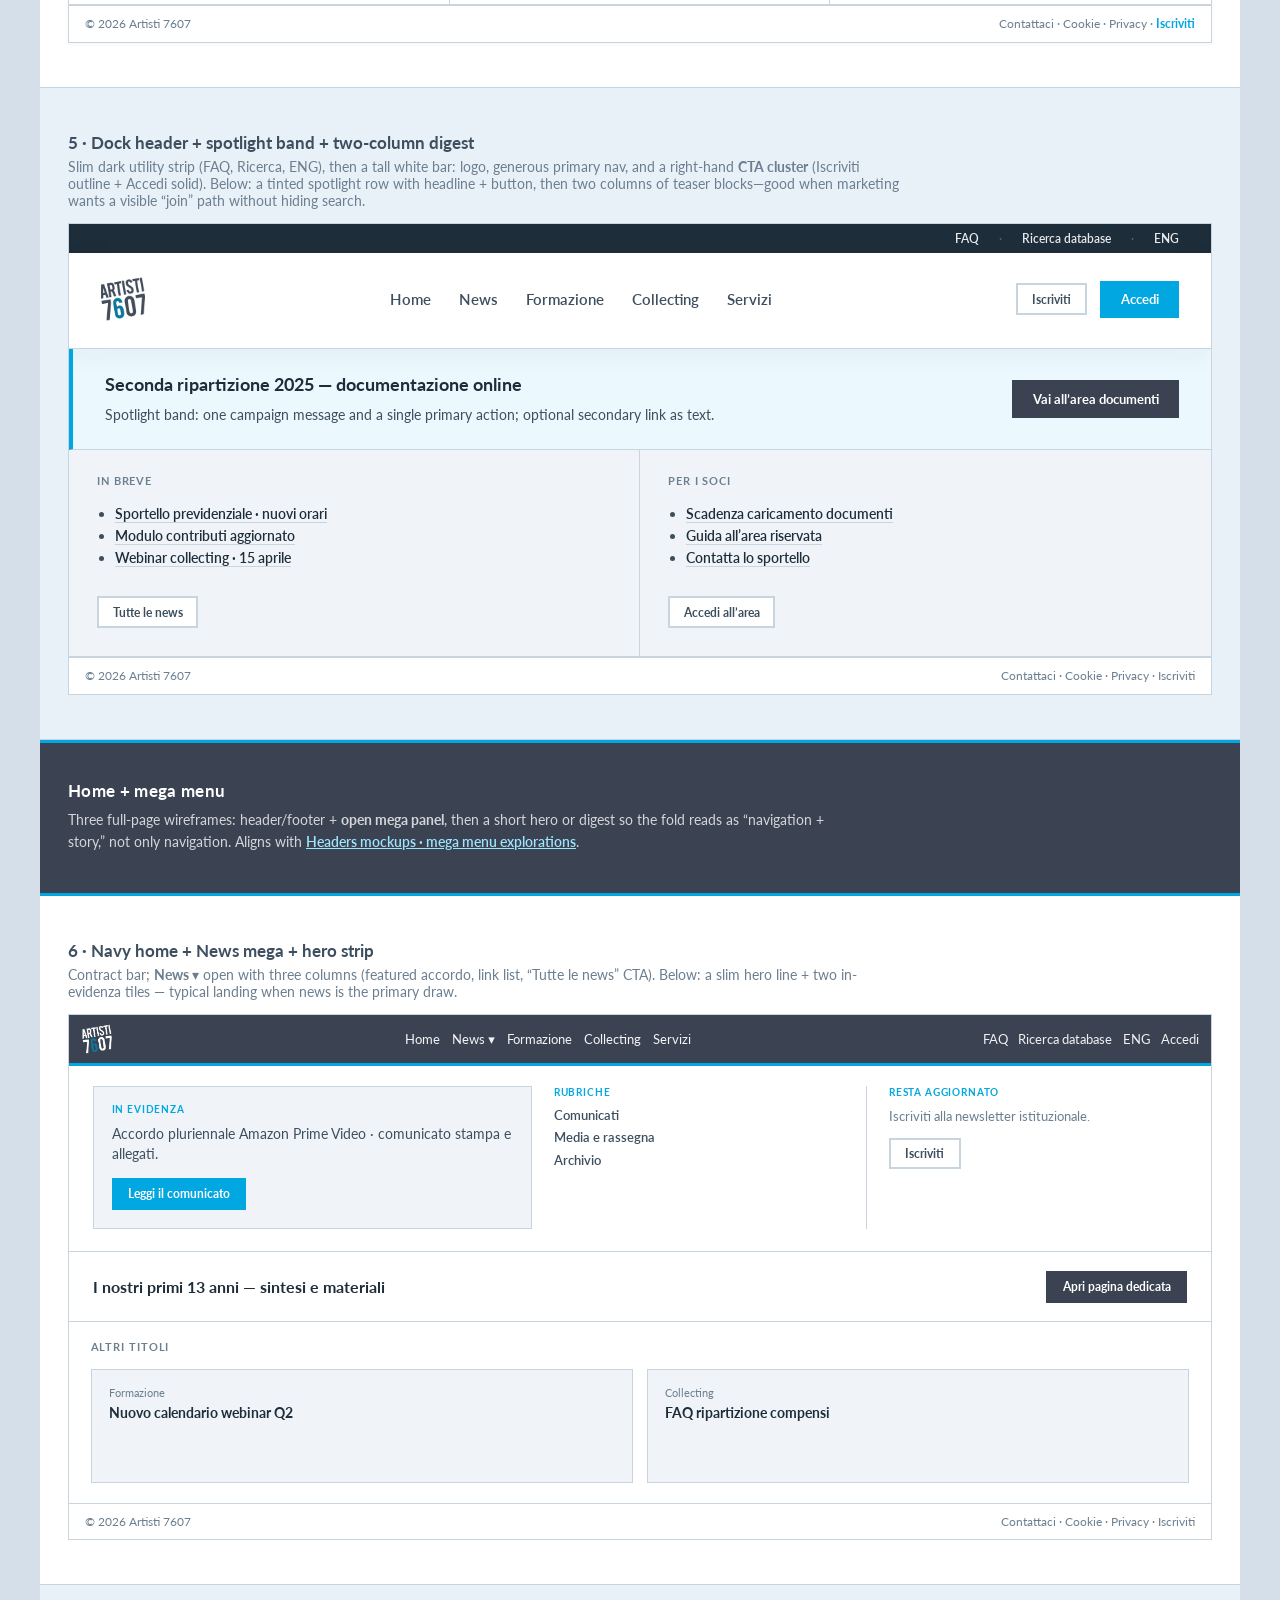
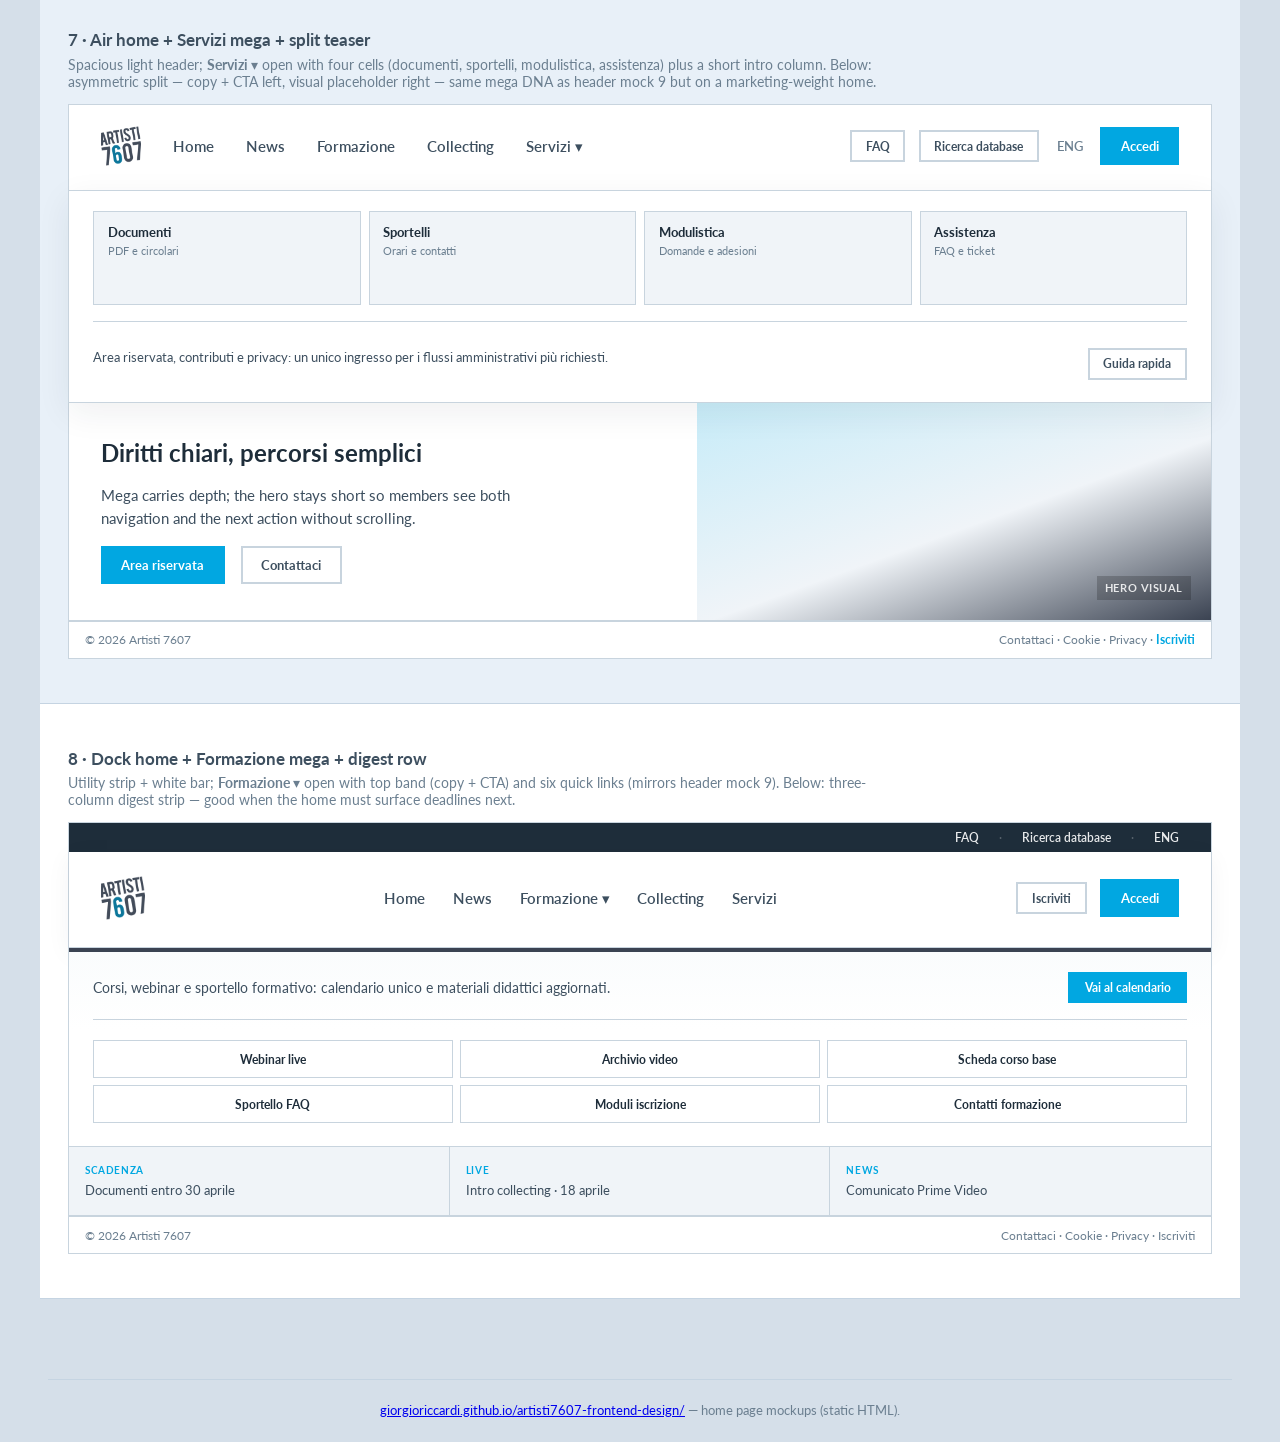
<file: home-page-mockups.html>
<!DOCTYPE html>
<html lang="en">

<head>
  <meta charset="utf-8" />
  <meta name="viewport" content="width=device-width, initial-scale=1" />
  <title>Home page mockups — Artisti 7607 Frontend Brand 2026</title>
  <link rel="preconnect" href="https://fonts.googleapis.com" />
  <link rel="preconnect" href="https://fonts.gstatic.com" crossorigin />
  <link href="https://fonts.googleapis.com/css2?family=Lato:ital,wght@0,300;0,400;0,700;1,400&amp;display=swap" rel="stylesheet" />
  <link rel="stylesheet" href="css/core/site.css" />
  <link rel="stylesheet" href="css/pages/home-mockups.css" />
</head>

<body class="page-home-mockups">
  <a class="skip-link" href="#main">Skip to content</a>
  <nav class="site-nav" aria-label="Design microsite — mockups">
    <div class="site-nav__inner">
      <div class="site-nav__brand-row">
        <a class="site-nav__brand" href="index.html">Artisti 7607 · design</a>
        <span class="site-nav__tag">Mockups</span>
      </div>
      <ul class="site-nav__list">
        <li><a href="index.html">Color palettes</a></li>
        <li><a href="brand-swatches.html">Brand swatches</a></li>
        <li><a href="typography-comparison.html">Typography</a></li>
        <li><a href="headers-mockups.html">Headers mockups</a></li>
        <li><a href="home-page-mockups.html" aria-current="page">Home page mockups</a></li>
        <li><a href="docs/rebuild-notes.html">Rebuild notes</a></li>
      </ul>
    </div>
  </nav>

  <header id="site-header">
    <div class="header-row">
      <img class="header-logo" src="assets/artisti-brand-logo.png" width="120" height="48" alt="Artisti 7607" />
      <div class="header-copy">
        <h1>Home page — initial directions</h1>
        <p>Eight static compositions for a future <a href="https://artisti7607.com/">artisti7607.com</a> home. Ideas 1–3 use the compact navy header bar; 4–5 use the spacious utility-button header (<a href="headers-mockups.html#mock-s4">Headers · alternates</a>); <strong>6–8</strong> pair those header/footer styles with <strong>mega menus</strong> (panels always open for wireframe review — see <a href="headers-mockups.html#mega-menus">Headers · mega explorations</a>).</p>
      </div>
    </div>
  </header>

  <main id="main">
    <p class="home-intro">
      Each block is a self-contained wireframe: square corners, brand navy / blue / neutrals. Copy is placeholder. Ideas <strong>4–5</strong> use spacious CTA headers without mega panels. Ideas <strong>6–8</strong> show how a home first screen can read when <strong>News</strong>, <strong>Servizi</strong>, or <strong>Formazione</strong> keeps a wide mega open (same patterns as the header mega mocks, plus hero or digest below).
    </p>

    <!-- Shared mini-header snippet inside each frame -->
    <!-- 1 -->
    <section class="home-idea" aria-labelledby="home-1">
      <h2 id="home-1">1 · Hero stack + three pillars + news band</h2>
      <p class="hint">Single strong hero (navy + blue accent bar), then three equal entry points (News / Formazione / Collecting), then a shallow “In evidenza” row for two stories—mirrors how the live site surfaces NEWS and secondary areas without a carousel.</p>
      <div class="home-frame" role="region" aria-label="Home concept 1">
        <div class="mock-bar">
          <a class="mock-bar__logo" href="#">
            <img src="assets/artisti-logo-white.png" alt="Artisti 7607" />
            <span class="visually-hidden">Home</span>
          </a>
          <nav class="mock-bar__primary" aria-label="Primary">
            <a href="#">Home</a>
            <a href="#">News</a>
            <a href="#">Formazione</a>
            <a href="#">Collecting</a>
            <a href="#">Servizi</a>
          </nav>
          <div class="mock-bar__util" aria-label="Utilities">
            <a href="#">FAQ</a>
            <a href="#">Ricerca database</a>
            <a href="#">ENG</a>
            <a href="#">Accedi</a>
          </div>
        </div>
        <div class="home-hero-tower">
          <h3>Diritti, formazione e sostegno per gli artisti</h3>
          <p>One primary message and two actions—no competing sliders. Secondary messaging can live in the trio below.</p>
          <div class="home-cta-row">
            <a class="home-btn home-btn--primary" href="#">Area riservata</a>
            <a class="home-btn home-btn--ghost-light" href="#">Scopri i servizi</a>
          </div>
        </div>
        <ul class="home-trio">
          <li class="home-trio__cell">
            <div class="home-trio__label">News</div>
            <div class="home-trio__title">Accordi, bandi, comunicati</div>
          </li>
          <li class="home-trio__cell">
            <div class="home-trio__label">Formazione</div>
            <div class="home-trio__title">Corsi e sportelli</div>
          </li>
          <li class="home-trio__cell">
            <div class="home-trio__label">Collecting</div>
            <div class="home-trio__title">Mandanti e diritto d’autore</div>
          </li>
        </ul>
        <div class="home-band">
          <h4>In evidenza</h4>
          <div class="home-band__grid">
            <div class="home-tile">
              <div class="home-tile__k">Comunicato</div>
              <div class="home-tile__t">Seconda ripartizione 2025 dei compensi</div>
            </div>
            <div class="home-tile">
              <div class="home-tile__k">Media</div>
              <div class="home-tile__t">Accordo pluriennale con Amazon Prime Video</div>
            </div>
          </div>
        </div>
        <div class="home-frame-foot">
          <span>© 2026 Artisti 7607</span>
          <span>Contattaci · Cookie · Privacy · Iscriviti</span>
        </div>
      </div>
    </section>

    <!-- 2 -->
    <section class="home-idea" aria-labelledby="home-2">
      <h2 id="home-2">2 · Split hero + proof strip</h2>
      <p class="hint">Asymmetric hero: copy and CTAs on white, visual field on a graded wash (photo or video later). Underneath, a four-cell strip for numbers, deadlines, or quick links—useful if the org wants credibility markers without cluttering the hero.</p>
      <div class="home-frame" role="region" aria-label="Home concept 2">
        <div class="mock-bar">
          <a class="mock-bar__logo" href="#">
            <img src="assets/artisti-logo-white.png" alt="Artisti 7607" />
            <span class="visually-hidden">Home</span>
          </a>
          <nav class="mock-bar__primary" aria-label="Primary">
            <a href="#">Home</a>
            <a href="#">News</a>
            <a href="#">Formazione</a>
            <a href="#">Collecting</a>
            <a href="#">Servizi</a>
          </nav>
          <div class="mock-bar__util" aria-label="Utilities">
            <a href="#">FAQ</a>
            <a href="#">Ricerca database</a>
            <a href="#">ENG</a>
            <a href="#">Accedi</a>
          </div>
        </div>
        <div class="home-split">
          <div class="home-split__copy">
            <h3>La casa degli artisti mandanti</h3>
            <p>Split layout keeps the headline readable while reserving a large panel for campaign imagery or member imagery.</p>
            <div class="home-cta-row">
              <a class="home-btn home-btn--solid-navy" href="#">Accedi</a>
              <a class="home-btn home-btn--outline" href="#">Iscriviti</a>
            </div>
          </div>
          <div class="home-split__visual" aria-hidden="true">
            <span>Visual · 16:9 or portrait</span>
          </div>
        </div>
        <ul class="home-strip">
          <li class="home-strip__item">
            <strong>Soci</strong>
            Aggiornamento documenti entro il 30 aprile
          </li>
          <li class="home-strip__item">
            <strong>Formazione</strong>
            Prossimo webinar · iscrizioni aperte
          </li>
          <li class="home-strip__item">
            <strong>Collecting</strong>
            Nuove FAQ sul diritto d’autore
          </li>
          <li class="home-strip__item">
            <strong>Contatti</strong>
            Sportello telefonico · orari estesi
          </li>
        </ul>
        <div class="home-frame-foot">
          <span>© 2026 Artisti 7607</span>
          <span>Contattaci · Cookie · Privacy · Iscriviti</span>
        </div>
      </div>
    </section>

    <!-- 3 -->
    <section class="home-idea" aria-labelledby="home-3">
      <h2 id="home-3">3 · Magazine grid (feature + side stack + row)</h2>
      <p class="hint">Editorial hierarchy: one dominant story, two shorter items, then three equal “latest” slots. Fits a site that publishes often and wants the home to feel like a front page rather than a marketing landing.</p>
      <div class="home-frame" role="region" aria-label="Home concept 3">
        <div class="mock-bar">
          <a class="mock-bar__logo" href="#">
            <img src="assets/artisti-logo-white.png" alt="Artisti 7607" />
            <span class="visually-hidden">Home</span>
          </a>
          <nav class="mock-bar__primary" aria-label="Primary">
            <a href="#">Home</a>
            <a href="#">News</a>
            <a href="#">Formazione</a>
            <a href="#">Collecting</a>
            <a href="#">Servizi</a>
          </nav>
          <div class="mock-bar__util" aria-label="Utilities">
            <a href="#">FAQ</a>
            <a href="#">Ricerca database</a>
            <a href="#">ENG</a>
            <a href="#">Accedi</a>
          </div>
        </div>
        <div class="home-mag-top">
          <h3>Artisti 7607 oggi</h3>
          <span>Ultimo aggiornamento · 7 aprile 2026</span>
        </div>
        <div class="home-mag-grid">
          <div class="home-mag-feature">
            <div class="tag">Copertina</div>
            <h4>I nostri primi 13 anni — bilancio e prospettive</h4>
            <p>Large feature tile: long title, short dek, optional image area implied by background tone.</p>
          </div>
          <div class="home-mag-side">
            <div class="home-mag-side__block">
              <div class="home-tile__k">Breve</div>
              <div class="home-tile__t">Apertura sportello previdenziale</div>
            </div>
            <div class="home-mag-side__block">
              <div class="home-tile__k">Breve</div>
              <div class="home-tile__t">Nuovo modulo domanda contributi</div>
            </div>
          </div>
        </div>
        <ul class="home-mag-row3">
          <li class="home-tile">
            <div class="home-tile__k">News</div>
            <div class="home-tile__t">Comunicato stampa · Prime Video</div>
          </li>
          <li class="home-tile">
            <div class="home-tile__k">Formazione</div>
            <div class="home-tile__t">Calendario corsi Q2</div>
          </li>
          <li class="home-tile">
            <div class="home-tile__k">Collecting</div>
            <div class="home-tile__t">Archivio mandanti aggiornato</div>
          </li>
        </ul>
        <div class="home-frame-foot">
          <span>© 2026 Artisti 7607</span>
          <span>Contattaci · Cookie · Privacy · Iscriviti</span>
        </div>
      </div>
    </section>

    <!-- 4 · Air-style spacious header -->
    <section class="home-idea" aria-labelledby="home-4">
      <h2 id="home-4">4 · Air header + calm hero + service cards</h2>
      <p class="hint">White header row: wide primary links, FAQ and Ricerca database as outline “chip” actions, language label, <strong>Accedi</strong> as solid CTA. Body: soft neutral hero with secondary CTAs, then three bordered service cards (matches the “spacious CTA” alternate on headers mockups).</p>
      <div class="home-frame home-frame--air" role="region" aria-label="Home concept 4, air header">
        <div class="home-air-top">
          <a class="home-air-logo" href="#">
            <img src="assets/artisti-brand-logo.png" alt="Artisti 7607" />
            <span class="visually-hidden">Home</span>
          </a>
          <nav class="home-air-primary" aria-label="Primary">
            <a href="#">Home</a>
            <a href="#">News</a>
            <a href="#">Formazione</a>
            <a href="#">Collecting</a>
            <a href="#">Servizi</a>
          </nav>
          <div class="home-air-utils" aria-label="Utilities">
            <a class="home-chip-btn" href="#">FAQ</a>
            <a class="home-chip-btn" href="#">Ricerca database</a>
            <span class="home-air-lang">ENG</span>
            <a class="home-btn home-btn--primary" href="#">Accedi</a>
          </div>
        </div>
        <div class="home-air-hero">
          <div class="home-air-hero__inner">
            <p class="home-air-eyebrow">Benvenuto</p>
            <h3>Strumenti e tutela per chi crea</h3>
            <p class="home-air-dek">Spacious hero: one line of context, headline, short paragraph—room for photography or illustration above the fold later without crowding the header.</p>
            <div class="home-cta-row">
              <a class="home-btn home-btn--primary" href="#">Area riservata</a>
              <a class="home-btn home-btn--outline" href="#">Scopri i servizi</a>
            </div>
          </div>
        </div>
        <ul class="home-air-cards">
          <li class="home-air-cards__item">
            <span class="home-air-cards__label">News &amp; media</span>
            <strong>Comunicati e accordi</strong>
            <span class="home-air-cards__meta">Leggi gli aggiornamenti</span>
            <a class="home-chip-btn home-chip-btn--inline" href="#">Vai alle news</a>
          </li>
          <li class="home-air-cards__item">
            <span class="home-air-cards__label">Formazione</span>
            <strong>Corsi e webinar</strong>
            <span class="home-air-cards__meta">Calendario e iscrizioni</span>
            <a class="home-chip-btn home-chip-btn--inline" href="#">Programma</a>
          </li>
          <li class="home-air-cards__item">
            <span class="home-air-cards__label">Collecting</span>
            <strong>Mandanti e diritti</strong>
            <span class="home-air-cards__meta">FAQ e documentazione</span>
            <a class="home-chip-btn home-chip-btn--inline" href="#">Approfondisci</a>
          </li>
        </ul>
        <div class="home-frame-foot">
          <span>© 2026 Artisti 7607</span>
          <span>Contattaci · Cookie · Privacy · <a class="home-foot-cta" href="#">Iscriviti</a></span>
        </div>
      </div>
    </section>

    <!-- 5 · Dock-style two-tier spacious header -->
    <section class="home-idea" aria-labelledby="home-5">
      <h2 id="home-5">5 · Dock header + spotlight band + two-column digest</h2>
      <p class="hint">Slim dark utility strip (FAQ, Ricerca, ENG), then a tall white bar: logo, generous primary nav, and a right-hand <strong>CTA cluster</strong> (Iscriviti outline + Accedi solid). Below: a tinted spotlight row with headline + button, then two columns of teaser blocks—good when marketing wants a visible “join” path without hiding search.</p>
      <div class="home-frame home-frame--dock" role="region" aria-label="Home concept 5, dock header">
        <div class="home-dock-strip">
          <a href="#">FAQ</a>
          <span class="home-dock-sep" aria-hidden="true">·</span>
          <a href="#">Ricerca database</a>
          <span class="home-dock-sep" aria-hidden="true">·</span>
          <a href="#">ENG</a>
        </div>
        <div class="home-dock-main">
          <a class="home-dock-logo" href="#">
            <img src="assets/artisti-brand-logo.png" alt="Artisti 7607" />
            <span class="visually-hidden">Home</span>
          </a>
          <nav class="home-dock-primary" aria-label="Primary">
            <a href="#">Home</a>
            <a href="#">News</a>
            <a href="#">Formazione</a>
            <a href="#">Collecting</a>
            <a href="#">Servizi</a>
          </nav>
          <div class="home-dock-ctas" aria-label="Account">
            <a class="home-chip-btn" href="#">Iscriviti</a>
            <a class="home-btn home-btn--primary" href="#">Accedi</a>
          </div>
        </div>
        <div class="home-dock-spotlight">
          <div class="home-dock-spotlight__text">
            <h3>Seconda ripartizione 2025 — documentazione online</h3>
            <p>Spotlight band: one campaign message and a single primary action; optional secondary link as text.</p>
          </div>
          <a class="home-btn home-btn--solid-navy" href="#">Vai all’area documenti</a>
        </div>
        <div class="home-dock-digest">
          <article class="home-dock-digest__col">
            <h4 class="home-dock-digest__h">In breve</h4>
            <ul class="home-dock-list">
              <li><a href="#">Sportello previdenziale · nuovi orari</a></li>
              <li><a href="#">Modulo contributi aggiornato</a></li>
              <li><a href="#">Webinar collecting · 15 aprile</a></li>
            </ul>
            <a class="home-chip-btn home-chip-btn--inline" href="#">Tutte le news</a>
          </article>
          <article class="home-dock-digest__col">
            <h4 class="home-dock-digest__h">Per i soci</h4>
            <ul class="home-dock-list">
              <li><a href="#">Scadenza caricamento documenti</a></li>
              <li><a href="#">Guida all’area riservata</a></li>
              <li><a href="#">Contatta lo sportello</a></li>
            </ul>
            <a class="home-chip-btn home-chip-btn--inline" href="#">Accedi all’area</a>
          </article>
        </div>
        <div class="home-frame-foot">
          <span>© 2026 Artisti 7607</span>
          <span>Contattaci · Cookie · Privacy · Iscriviti</span>
        </div>
      </div>
    </section>

    <div class="home-page-divider" id="home-mega-menus">
      <h2 class="home-page-divider__title">Home + mega menu</h2>
      <p class="home-page-divider__text">Three full-page wireframes: header/footer + <strong>open mega panel</strong>, then a short hero or digest so the fold reads as “navigation + story,” not only navigation. Aligns with <a href="headers-mockups.html#mega-menus">Headers mockups · mega menu explorations</a>.</p>
    </div>

    <!-- 6 · Navy + News mega -->
    <section class="home-idea" aria-labelledby="home-6">
      <h2 id="home-6">6 · Navy home + News mega + hero strip</h2>
      <p class="hint">Contract bar; <strong>News ▾</strong> open with three columns (featured accordo, link list, “Tutte le news” CTA). Below: a slim hero line + two in-evidenza tiles — typical landing when news is the primary draw.</p>
      <div class="home-frame home-frame--mega-home" role="region" aria-label="Home concept 6, navy with News mega">
        <div class="home-mega-stack">
          <div class="mock-bar">
            <a class="mock-bar__logo" href="#">
              <img src="assets/artisti-logo-white.png" alt="Artisti 7607" />
              <span class="visually-hidden">Home</span>
            </a>
            <nav class="mock-bar__primary" aria-label="Primary">
              <a href="#">Home</a>
              <a href="#" aria-current="page">News ▾</a>
              <a href="#">Formazione</a>
              <a href="#">Collecting</a>
              <a href="#">Servizi</a>
            </nav>
            <div class="mock-bar__util" aria-label="Utilities">
              <a href="#">FAQ</a>
              <a href="#">Ricerca database</a>
              <a href="#">ENG</a>
              <a href="#">Accedi</a>
            </div>
          </div>
          <div class="home-mega-panel" aria-label="Mega menu News (example)">
            <div class="home-mega-grid home-mega-grid--3feat">
              <div class="home-mega-featurebox">
                <h3 class="home-mega-kicker">In evidenza</h3>
                <p class="home-mega-lede">Accordo pluriennale Amazon Prime Video · comunicato stampa e allegati.</p>
                <a class="home-btn home-btn--primary home-btn--sm" href="#">Leggi il comunicato</a>
              </div>
              <div class="home-mega-colplain">
                <h3 class="home-mega-kicker">Rubriche</h3>
                <ul class="home-mega-links">
                  <li><a href="#">Comunicati</a></li>
                  <li><a href="#">Media e rassegna</a></li>
                  <li><a href="#">Archivio</a></li>
                </ul>
              </div>
              <div class="home-mega-colplain home-mega-colplain--cta">
                <h3 class="home-mega-kicker">Resta aggiornato</h3>
                <p class="home-mega-small">Iscriviti alla newsletter istituzionale.</p>
                <a class="home-btn home-btn--outline home-btn--sm" href="#">Iscriviti</a>
              </div>
            </div>
          </div>
        </div>
        <div class="home-mega-hero-slim">
          <h3 class="home-mega-hero-slim__h">I nostri primi 13 anni — sintesi e materiali</h3>
          <a class="home-btn home-btn--solid-navy home-btn--sm" href="#">Apri pagina dedicata</a>
        </div>
        <div class="home-band home-band--tight">
          <h4>Altri titoli</h4>
          <div class="home-band__grid">
            <div class="home-tile">
              <div class="home-tile__k">Formazione</div>
              <div class="home-tile__t">Nuovo calendario webinar Q2</div>
            </div>
            <div class="home-tile">
              <div class="home-tile__k">Collecting</div>
              <div class="home-tile__t">FAQ ripartizione compensi</div>
            </div>
          </div>
        </div>
        <div class="home-frame-foot">
          <span>© 2026 Artisti 7607</span>
          <span>Contattaci · Cookie · Privacy · Iscriviti</span>
        </div>
      </div>
    </section>

    <!-- 7 · Air + Servizi mega -->
    <section class="home-idea" aria-labelledby="home-7">
      <h2 id="home-7">7 · Air home + Servizi mega + split teaser</h2>
      <p class="hint">Spacious light header; <strong>Servizi ▾</strong> open with four cells (documenti, sportelli, modulistica, assistenza) plus a short intro column. Below: asymmetric split — copy + CTA left, visual placeholder right — same mega DNA as header mock 9 but on a marketing-weight home.</p>
      <div class="home-frame home-frame--mega-home home-frame--mega-air" role="region" aria-label="Home concept 7, air with Servizi mega">
        <div class="home-mega-stack">
          <div class="home-air-top home-air-top--mega">
            <a class="home-air-logo" href="#">
              <img src="assets/artisti-brand-logo.png" alt="Artisti 7607" />
              <span class="visually-hidden">Home</span>
            </a>
            <nav class="home-air-primary" aria-label="Primary">
              <a href="#">Home</a>
              <a href="#">News</a>
              <a href="#">Formazione</a>
              <a href="#">Collecting</a>
              <a href="#" aria-current="page">Servizi ▾</a>
            </nav>
            <div class="home-air-utils" aria-label="Utilities">
              <a class="home-chip-btn" href="#">FAQ</a>
              <a class="home-chip-btn" href="#">Ricerca database</a>
              <span class="home-air-lang">ENG</span>
              <a class="home-btn home-btn--primary" href="#">Accedi</a>
            </div>
          </div>
          <div class="home-mega-panel home-mega-panel--air-home" aria-label="Mega menu Servizi (example)">
            <div class="home-mega-grid home-mega-grid--4tiles">
              <a class="home-mega-tilelink" href="#"><span class="home-mega-tilelink__t">Documenti</span><span class="home-mega-tilelink__d">PDF e circolari</span></a>
              <a class="home-mega-tilelink" href="#"><span class="home-mega-tilelink__t">Sportelli</span><span class="home-mega-tilelink__d">Orari e contatti</span></a>
              <a class="home-mega-tilelink" href="#"><span class="home-mega-tilelink__t">Modulistica</span><span class="home-mega-tilelink__d">Domande e adesioni</span></a>
              <a class="home-mega-tilelink" href="#"><span class="home-mega-tilelink__t">Assistenza</span><span class="home-mega-tilelink__d">FAQ e ticket</span></a>
            </div>
            <div class="home-mega-air-blurb">
              <p>Area riservata, contributi e privacy: un unico ingresso per i flussi amministrativi più richiesti.</p>
              <a class="home-chip-btn home-chip-btn--inline" href="#">Guida rapida</a>
            </div>
          </div>
        </div>
        <div class="home-split home-split--short">
          <div class="home-split__copy">
            <h3>Diritti chiari, percorsi semplici</h3>
            <p>Mega carries depth; the hero stays short so members see both navigation and the next action without scrolling.</p>
            <div class="home-cta-row">
              <a class="home-btn home-btn--primary" href="#">Area riservata</a>
              <a class="home-btn home-btn--outline" href="#">Contattaci</a>
            </div>
          </div>
          <div class="home-split__visual" aria-hidden="true">
            <span>Hero visual</span>
          </div>
        </div>
        <div class="home-frame-foot">
          <span>© 2026 Artisti 7607</span>
          <span>Contattaci · Cookie · Privacy · <a class="home-foot-cta" href="#">Iscriviti</a></span>
        </div>
      </div>
    </section>

    <!-- 8 · Dock + Formazione mega -->
    <section class="home-idea" aria-labelledby="home-8">
      <h2 id="home-8">8 · Dock home + Formazione mega + digest row</h2>
      <p class="hint">Utility strip + white bar; <strong>Formazione ▾</strong> open with top band (copy + CTA) and six quick links (mirrors header mock 9). Below: three-column digest strip — good when the home must surface deadlines next.</p>
      <div class="home-frame home-frame--mega-home home-frame--mega-dock" role="region" aria-label="Home concept 8, dock with Formazione mega">
        <div class="home-mega-stack">
          <div class="home-dock-strip">
            <a href="#">FAQ</a>
            <span class="home-dock-sep" aria-hidden="true">·</span>
            <a href="#">Ricerca database</a>
            <span class="home-dock-sep" aria-hidden="true">·</span>
            <a href="#">ENG</a>
          </div>
          <div class="home-dock-main">
            <a class="home-dock-logo" href="#">
              <img src="assets/artisti-brand-logo.png" alt="Artisti 7607" />
              <span class="visually-hidden">Home</span>
            </a>
            <nav class="home-dock-primary" aria-label="Primary">
              <a href="#">Home</a>
              <a href="#">News</a>
              <a href="#" aria-current="page">Formazione ▾</a>
              <a href="#">Collecting</a>
              <a href="#">Servizi</a>
            </nav>
            <div class="home-dock-ctas" aria-label="Account">
              <a class="home-chip-btn" href="#">Iscriviti</a>
              <a class="home-btn home-btn--primary" href="#">Accedi</a>
            </div>
          </div>
          <div class="home-mega-panel home-mega-panel--dock-home" aria-label="Mega menu Formazione (example)">
            <div class="home-mega-band">
              <p class="home-mega-band__text">Corsi, webinar e sportello formativo: calendario unico e materiali didattici aggiornati.</p>
              <a class="home-btn home-btn--primary home-btn--sm" href="#">Vai al calendario</a>
            </div>
            <div class="home-mega-grid home-mega-grid--6q">
              <a class="home-mega-quick" href="#">Webinar live</a>
              <a class="home-mega-quick" href="#">Archivio video</a>
              <a class="home-mega-quick" href="#">Scheda corso base</a>
              <a class="home-mega-quick" href="#">Sportello FAQ</a>
              <a class="home-mega-quick" href="#">Moduli iscrizione</a>
              <a class="home-mega-quick" href="#">Contatti formazione</a>
            </div>
          </div>
        </div>
        <ul class="home-strip home-strip--3">
          <li class="home-strip__item">
            <strong>Scadenza</strong>
            Documenti entro 30 aprile
          </li>
          <li class="home-strip__item">
            <strong>Live</strong>
            Intro collecting · 18 aprile
          </li>
          <li class="home-strip__item">
            <strong>News</strong>
            Comunicato Prime Video
          </li>
        </ul>
        <div class="home-frame-foot">
          <span>© 2026 Artisti 7607</span>
          <span>Contattaci · Cookie · Privacy · Iscriviti</span>
        </div>
      </div>
    </section>
  </main>

  <footer class="page-foot">
    <p style="margin:0">
      <a href="https://giorgioriccardi.github.io/artisti7607-frontend-design/">giorgioriccardi.github.io/artisti7607-frontend-design/</a>
      — home page mockups (static HTML).
    </p>
  </footer>
</body>

</html>
</file>
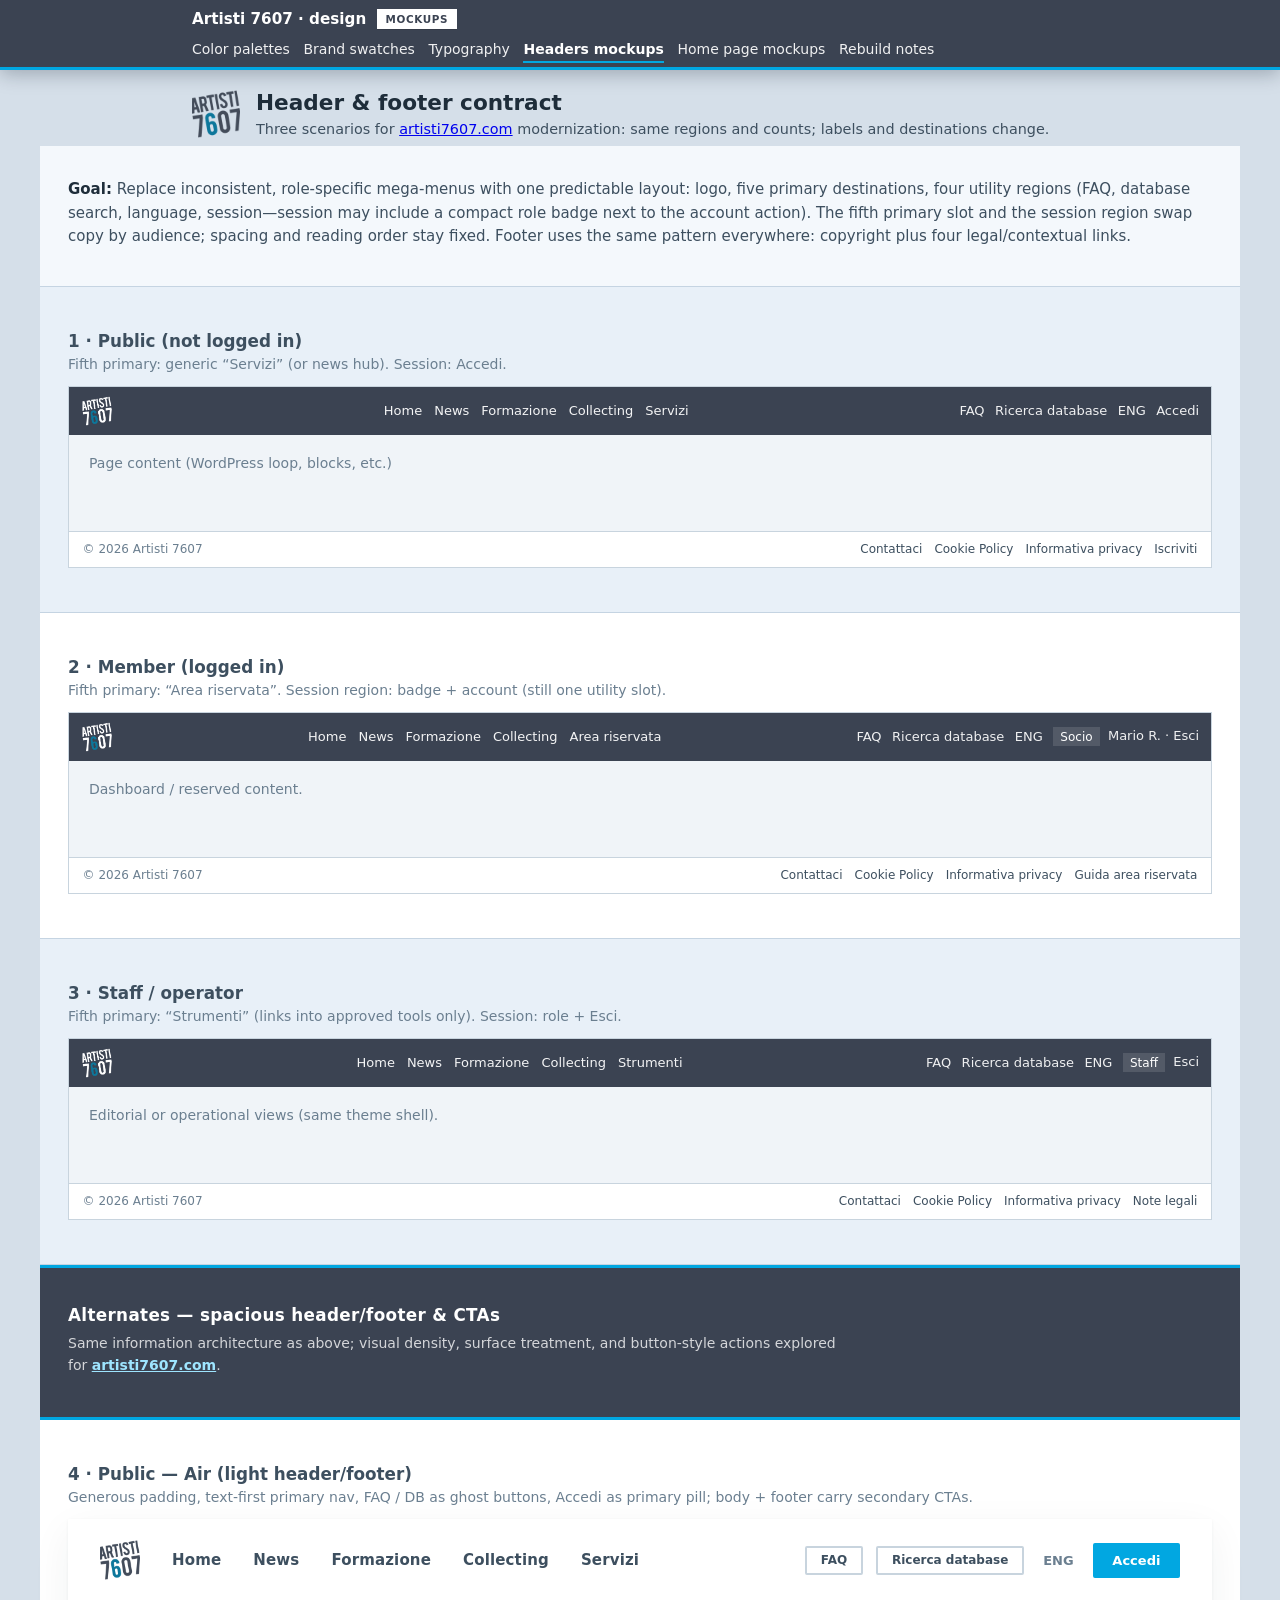
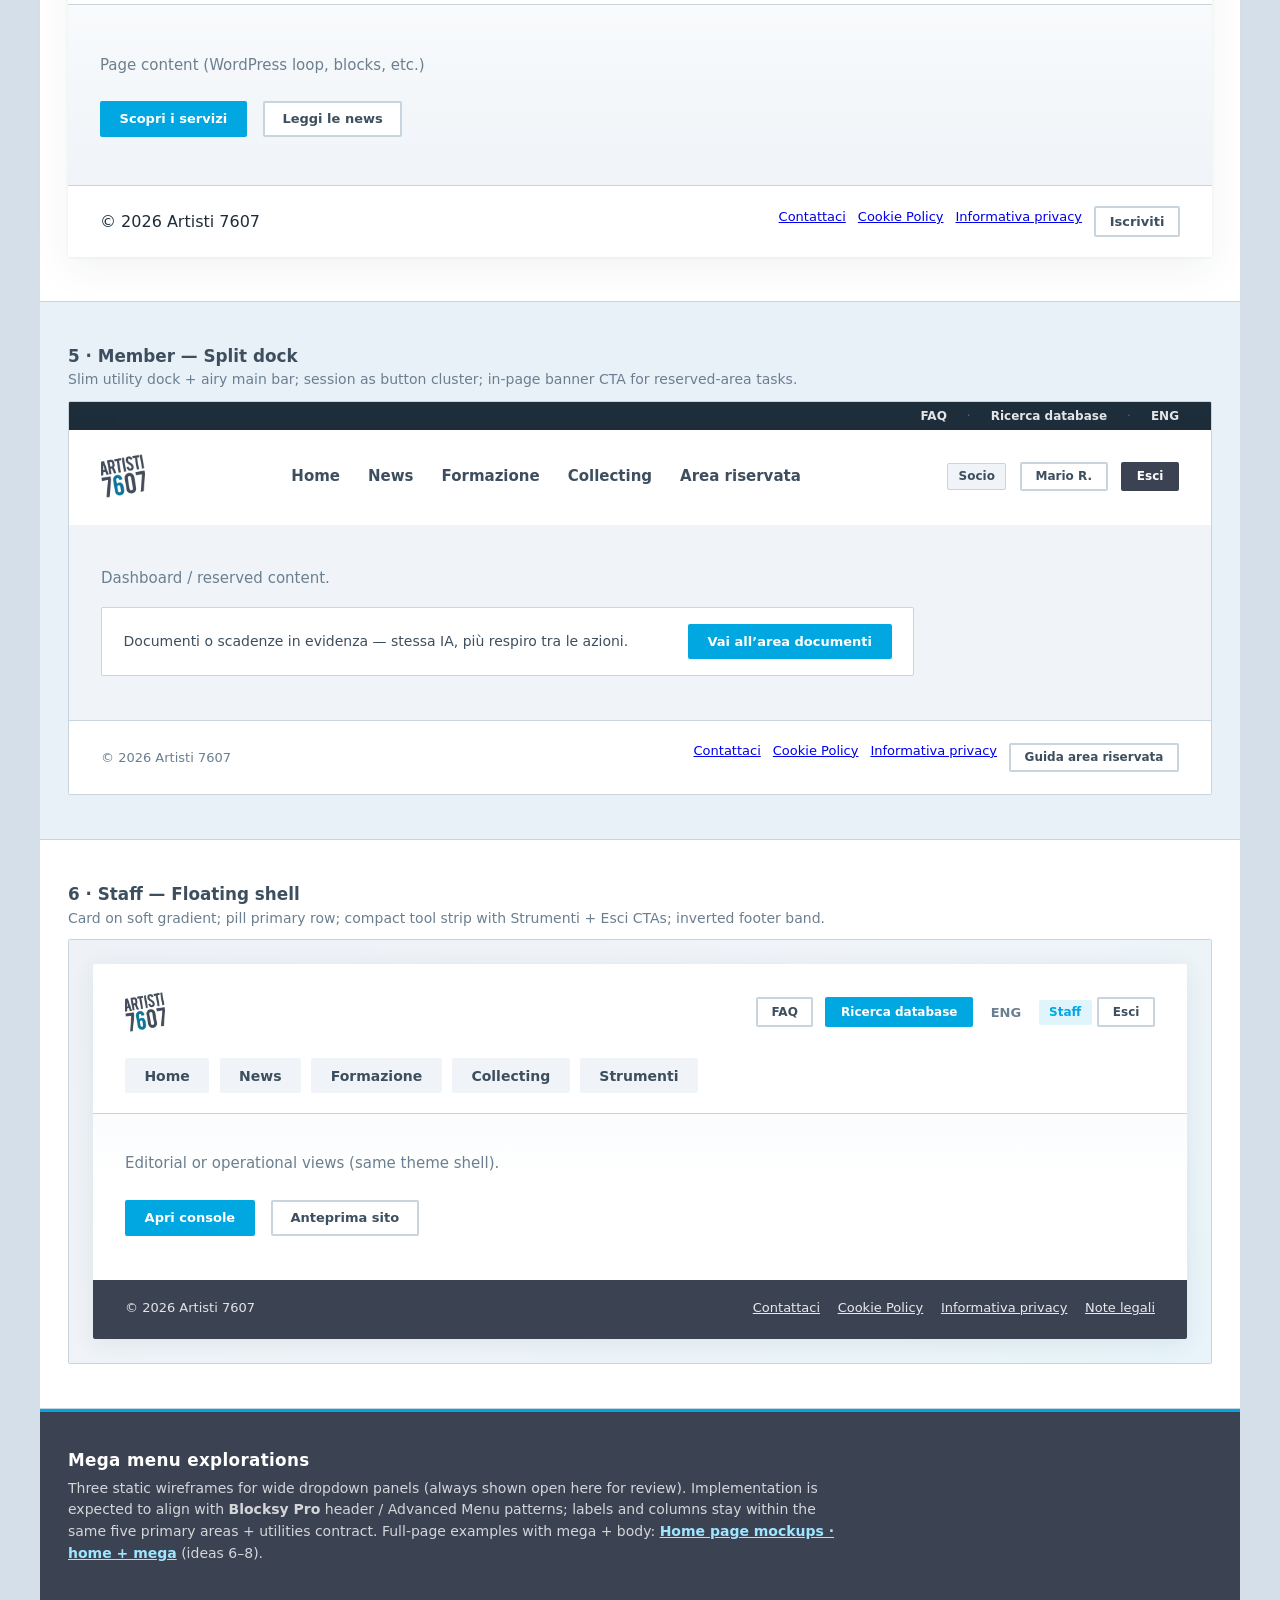
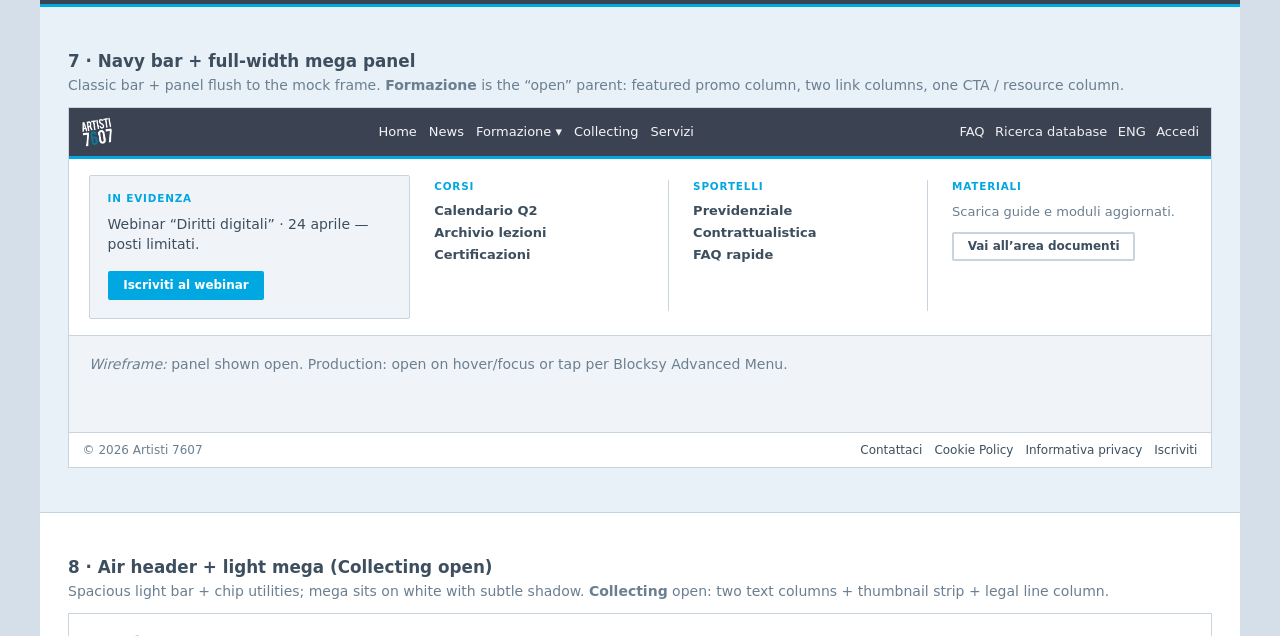
<file: mockups.html>
<!DOCTYPE html>
<html lang="en">

<head>
  <meta charset="utf-8" />
  <title>Moved — Headers mockups</title>
  <meta http-equiv="refresh" content="0; url=headers-mockups.html" />
  <link rel="canonical" href="headers-mockups.html" />
</head>

<body>
  <p>This page moved. Continue to <a href="headers-mockups.html">Headers mockups</a>.</p>
</body>

</html>
</file>
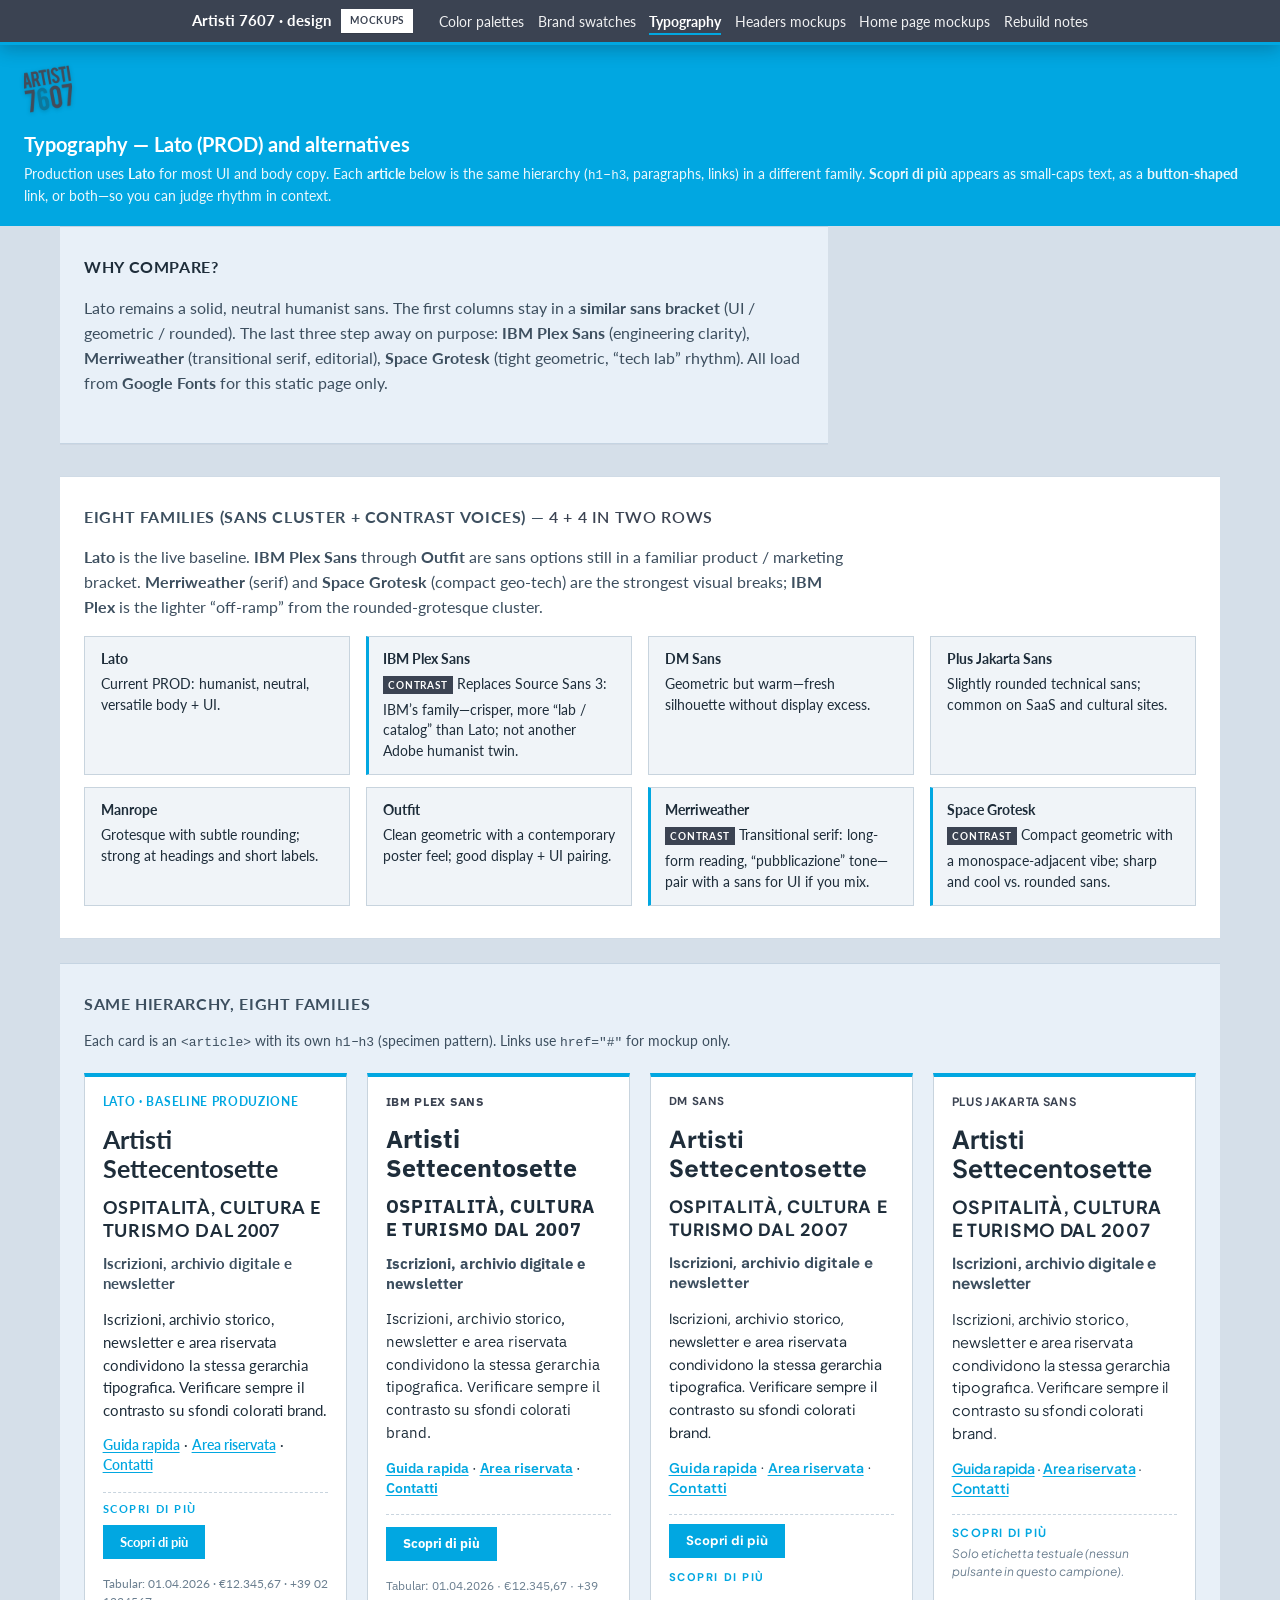
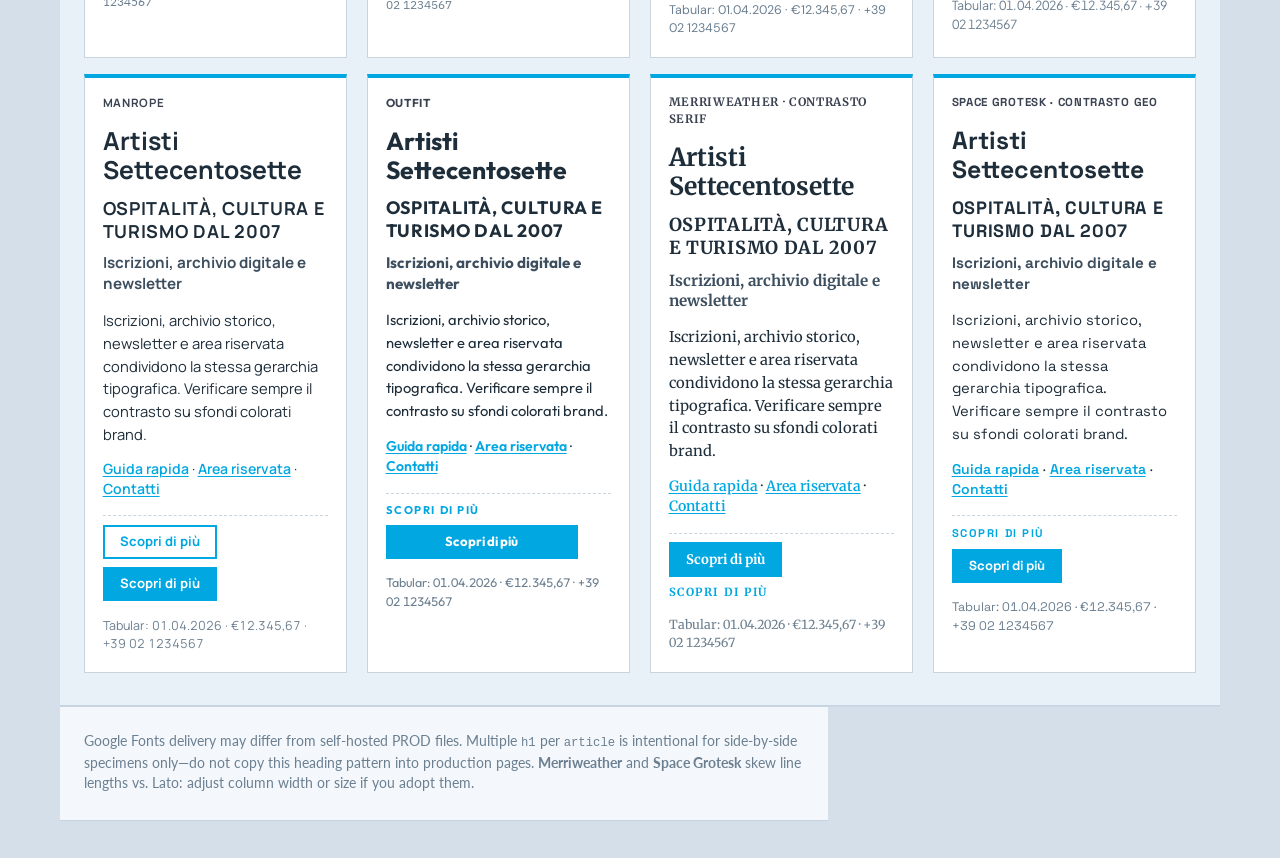
<file: typography-comparison.html>
<!DOCTYPE html>
<html lang="it">

<head>
  <meta charset="utf-8" />
  <meta name="viewport" content="width=device-width, initial-scale=1" />
  <title>Typography comparison — Artisti 7607 Frontend Brand 2026</title>
  <link rel="preconnect" href="https://fonts.googleapis.com" />
  <link rel="preconnect" href="https://fonts.gstatic.com" crossorigin />
  <link href="https://fonts.googleapis.com/css2?family=DM+Sans:ital,wght@0,400;0,500;0,600;1,400&amp;family=IBM+Plex+Sans:ital,wght@0,400;0,500;0,600;0,700;1,400&amp;family=Lato:ital,wght@0,300;0,400;0,700;1,400&amp;family=Manrope:wght@400;500;600;700&amp;family=Merriweather:ital,wght@0,400;0,700;1,400&amp;family=Outfit:wght@400;500;600;700&amp;family=Plus+Jakarta+Sans:ital,wght@0,400;0,500;0,600;1,400&amp;family=Space+Grotesk:wght@400;500;600;700&amp;display=swap" rel="stylesheet" />
  <link rel="stylesheet" href="css/core/site.css" />
  <link rel="stylesheet" href="css/pages/palette.css" />
  <link rel="stylesheet" href="css/pages/typography-comparison.css" />
</head>

<body class="page-palette page-typography">
  <a class="skip-link" href="#main">Skip to content</a>
  <nav class="site-nav" aria-label="Design microsite — mockups">
    <div class="site-nav__inner">
      <div class="site-nav__brand-row">
        <a class="site-nav__brand" href="index.html">Artisti 7607 · design</a>
        <span class="site-nav__tag">Mockups</span>
      </div>
      <ul class="site-nav__list">
        <li><a href="index.html">Color palettes</a></li>
        <li><a href="brand-swatches.html">Brand swatches</a></li>
        <li><a href="typography-comparison.html" aria-current="page">Typography</a></li>
        <li><a href="headers-mockups.html">Headers mockups</a></li>
        <li><a href="home-page-mockups.html">Home page mockups</a></li>
        <li><a href="docs/rebuild-notes.html">Rebuild notes</a></li>
      </ul>
    </div>
  </nav>
  <header id="site-header">
    <div class="header-row">
      <img class="header-logo" src="assets/artisti-brand-logo.png" width="120" height="48" alt="Artisti 7607" />
      <div class="header-copy">
        <h1>Typography — Lato (PROD) and alternatives</h1>
        <p>Production uses <strong>Lato</strong> for most UI and body copy. Each <strong>article</strong> below is the same hierarchy (<code>h1</code>–<code>h3</code>, paragraphs, links) in a different family. <strong>Scopri di più</strong> appears as small-caps text, as a <strong>button-shaped</strong> link, or both—so you can judge rhythm in context.</p>
      </div>
    </div>
  </header>

  <main id="main">
    <section class="typo-intro" aria-labelledby="typo-context-heading">
      <h2 id="typo-context-heading">Why compare?</h2>
      <p>Lato remains a solid, neutral humanist sans. The first columns stay in a <strong>similar sans bracket</strong> (UI / geometric / rounded). The last three step away on purpose: <strong>IBM Plex Sans</strong> (engineering clarity), <strong>Merriweather</strong> (transitional serif, editorial), <strong>Space Grotesk</strong> (tight geometric, “tech lab” rhythm). All load from <strong>Google Fonts</strong> for this static page only.</p>
    </section>

    <section class="typo-alts" aria-labelledby="typo-alts-heading">
      <h2 id="typo-alts-heading">Eight families (sans cluster + contrast voices) — <span class="typo-alts__layout">4 + 4 in two rows</span></h2>
      <p class="typo-intro" style="margin-bottom:0.75rem"><strong>Lato</strong> is the live baseline. <strong>IBM Plex Sans</strong> through <strong>Outfit</strong> are sans options still in a familiar product / marketing bracket. <strong>Merriweather</strong> (serif) and <strong>Space Grotesk</strong> (compact geo-tech) are the strongest visual breaks; <strong>IBM Plex</strong> is the lighter “off-ramp” from the rounded-grotesque cluster.</p>
      <ul class="typo-alts__grid">
        <li class="typo-alts__card">
          <strong>Lato</strong>
          Current PROD: humanist, neutral, versatile body + UI.
        </li>
        <li class="typo-alts__card typo-alts__card--accent">
          <strong>IBM Plex Sans</strong>
          <span class="typo-alts__tag">Contrast</span>
          Replaces Source Sans 3: IBM’s family—crisper, more “lab / catalog” than Lato; not another Adobe humanist twin.
        </li>
        <li class="typo-alts__card">
          <strong>DM Sans</strong>
          Geometric but warm—fresh silhouette without display excess.
        </li>
        <li class="typo-alts__card">
          <strong>Plus Jakarta Sans</strong>
          Slightly rounded technical sans; common on SaaS and cultural sites.
        </li>
        <li class="typo-alts__card">
          <strong>Manrope</strong>
          Grotesque with subtle rounding; strong at headings and short labels.
        </li>
        <li class="typo-alts__card">
          <strong>Outfit</strong>
          Clean geometric with a contemporary poster feel; good display + UI pairing.
        </li>
        <li class="typo-alts__card typo-alts__card--accent">
          <strong>Merriweather</strong>
          <span class="typo-alts__tag">Contrast</span>
          Transitional serif: long-form reading, “pubblicazione” tone—pair with a sans for UI if you mix.
        </li>
        <li class="typo-alts__card typo-alts__card--accent">
          <strong>Space Grotesk</strong>
          <span class="typo-alts__tag">Contrast</span>
          Compact geometric with a monospace-adjacent vibe; sharp and cool vs. rounded sans.
        </li>
      </ul>
    </section>

    <section class="typo-compare" aria-labelledby="typo-compare-heading">
      <h2 id="typo-compare-heading">Same hierarchy, eight families</h2>
      <p class="typo-compare__hint">Each card is an <code>&lt;article&gt;</code> with its own <code>h1</code>–<code>h3</code> (specimen pattern). Links use <code>href="#"</code> for mockup only.</p>
      <div class="typo-compare__grid">
        <article class="typo-compare__col typo-compare__col--lato typo-compare__col--prod" aria-label="Lato — baseline produzione">
          <p class="typo-compare__badge">Lato · baseline produzione</p>
          <h1>Artisti Settecentosette</h1>
          <h2>Ospitalità, cultura e turismo dal 2007</h2>
          <h3>Iscrizioni, archivio digitale e newsletter</h3>
          <p>Iscrizioni, archivio storico, newsletter e area riservata condividono la stessa gerarchia tipografica. Verificare sempre il contrasto su sfondi colorati brand.</p>
          <p class="typo-compare__links"><a href="#">Guida rapida</a> · <a href="#">Area riservata</a> · <a href="#">Contatti</a></p>
          <div class="typo-compare__cta typo-compare__cta--text-then-btn">
            <p class="typo-compare__cta-line">Scopri di più</p>
            <a class="typo-compare__btn" href="#">Scopri di più</a>
          </div>
          <p class="typo-compare__meta">Tabular: 01.04.2026 · €12.345,67 · +39 02 1234567</p>
        </article>

        <article class="typo-compare__col typo-compare__col--ibm-plex" aria-label="IBM Plex Sans">
          <p class="typo-compare__badge">IBM Plex Sans</p>
          <h1>Artisti Settecentosette</h1>
          <h2>Ospitalità, cultura e turismo dal 2007</h2>
          <h3>Iscrizioni, archivio digitale e newsletter</h3>
          <p>Iscrizioni, archivio storico, newsletter e area riservata condividono la stessa gerarchia tipografica. Verificare sempre il contrasto su sfondi colorati brand.</p>
          <p class="typo-compare__links"><a href="#">Guida rapida</a> · <a href="#">Area riservata</a> · <a href="#">Contatti</a></p>
          <div class="typo-compare__cta typo-compare__cta--btn-only">
            <a class="typo-compare__btn" href="#">Scopri di più</a>
          </div>
          <p class="typo-compare__meta">Tabular: 01.04.2026 · €12.345,67 · +39 02 1234567</p>
        </article>

        <article class="typo-compare__col typo-compare__col--dm-sans" aria-label="DM Sans">
          <p class="typo-compare__badge">DM Sans</p>
          <h1>Artisti Settecentosette</h1>
          <h2>Ospitalità, cultura e turismo dal 2007</h2>
          <h3>Iscrizioni, archivio digitale e newsletter</h3>
          <p>Iscrizioni, archivio storico, newsletter e area riservata condividono la stessa gerarchia tipografica. Verificare sempre il contrasto su sfondi colorati brand.</p>
          <p class="typo-compare__links"><a href="#">Guida rapida</a> · <a href="#">Area riservata</a> · <a href="#">Contatti</a></p>
          <div class="typo-compare__cta typo-compare__cta--inline">
            <a class="typo-compare__btn" href="#">Scopri di più</a>
            <p class="typo-compare__cta-line">Scopri di più</p>
          </div>
          <p class="typo-compare__meta">Tabular: 01.04.2026 · €12.345,67 · +39 02 1234567</p>
        </article>

        <article class="typo-compare__col typo-compare__col--plus-jakarta" aria-label="Plus Jakarta Sans">
          <p class="typo-compare__badge">Plus Jakarta Sans</p>
          <h1>Artisti Settecentosette</h1>
          <h2>Ospitalità, cultura e turismo dal 2007</h2>
          <h3>Iscrizioni, archivio digitale e newsletter</h3>
          <p>Iscrizioni, archivio storico, newsletter e area riservata condividono la stessa gerarchia tipografica. Verificare sempre il contrasto su sfondi colorati brand.</p>
          <p class="typo-compare__links"><a href="#">Guida rapida</a> · <a href="#">Area riservata</a> · <a href="#">Contatti</a></p>
          <div class="typo-compare__cta typo-compare__cta--text-only">
            <p class="typo-compare__cta-line">Scopri di più</p>
            <p class="typo-compare__cta-note">Solo etichetta testuale (nessun pulsante in questo campione).</p>
          </div>
          <p class="typo-compare__meta">Tabular: 01.04.2026 · €12.345,67 · +39 02 1234567</p>
        </article>

        <article class="typo-compare__col typo-compare__col--manrope" aria-label="Manrope">
          <p class="typo-compare__badge">Manrope</p>
          <h1>Artisti Settecentosette</h1>
          <h2>Ospitalità, cultura e turismo dal 2007</h2>
          <h3>Iscrizioni, archivio digitale e newsletter</h3>
          <p>Iscrizioni, archivio storico, newsletter e area riservata condividono la stessa gerarchia tipografica. Verificare sempre il contrasto su sfondi colorati brand.</p>
          <p class="typo-compare__links"><a href="#">Guida rapida</a> · <a href="#">Area riservata</a> · <a href="#">Contatti</a></p>
          <div class="typo-compare__cta typo-compare__cta--btn-row">
            <a class="typo-compare__btn typo-compare__btn--ghost" href="#">Scopri di più</a>
            <a class="typo-compare__btn" href="#">Scopri di più</a>
          </div>
          <p class="typo-compare__meta">Tabular: 01.04.2026 · €12.345,67 · +39 02 1234567</p>
        </article>

        <article class="typo-compare__col typo-compare__col--outfit" aria-label="Outfit">
          <p class="typo-compare__badge">Outfit</p>
          <h1>Artisti Settecentosette</h1>
          <h2>Ospitalità, cultura e turismo dal 2007</h2>
          <h3>Iscrizioni, archivio digitale e newsletter</h3>
          <p>Iscrizioni, archivio storico, newsletter e area riservata condividono la stessa gerarchia tipografica. Verificare sempre il contrasto su sfondi colorati brand.</p>
          <p class="typo-compare__links"><a href="#">Guida rapida</a> · <a href="#">Area riservata</a> · <a href="#">Contatti</a></p>
          <div class="typo-compare__cta typo-compare__cta--stack-btns">
            <p class="typo-compare__cta-line">Scopri di più</p>
            <a class="typo-compare__btn typo-compare__btn--wide" href="#">Scopri di più</a>
          </div>
          <p class="typo-compare__meta">Tabular: 01.04.2026 · €12.345,67 · +39 02 1234567</p>
        </article>

        <article class="typo-compare__col typo-compare__col--merriweather" aria-label="Merriweather">
          <p class="typo-compare__badge">Merriweather · contrasto serif</p>
          <h1>Artisti Settecentosette</h1>
          <h2>Ospitalità, cultura e turismo dal 2007</h2>
          <h3>Iscrizioni, archivio digitale e newsletter</h3>
          <p>Iscrizioni, archivio storico, newsletter e area riservata condividono la stessa gerarchia tipografica. Verificare sempre il contrasto su sfondi colorati brand.</p>
          <p class="typo-compare__links"><a href="#">Guida rapida</a> · <a href="#">Area riservata</a> · <a href="#">Contatti</a></p>
          <div class="typo-compare__cta typo-compare__cta--btn-then-text">
            <a class="typo-compare__btn" href="#">Scopri di più</a>
            <p class="typo-compare__cta-line">Scopri di più</p>
          </div>
          <p class="typo-compare__meta">Tabular: 01.04.2026 · €12.345,67 · +39 02 1234567</p>
        </article>

        <article class="typo-compare__col typo-compare__col--space-grotesk" aria-label="Space Grotesk">
          <p class="typo-compare__badge">Space Grotesk · contrasto geo</p>
          <h1>Artisti Settecentosette</h1>
          <h2>Ospitalità, cultura e turismo dal 2007</h2>
          <h3>Iscrizioni, archivio digitale e newsletter</h3>
          <p>Iscrizioni, archivio storico, newsletter e area riservata condividono la stessa gerarchia tipografica. Verificare sempre il contrasto su sfondi colorati brand.</p>
          <p class="typo-compare__links"><a href="#">Guida rapida</a> · <a href="#">Area riservata</a> · <a href="#">Contatti</a></p>
          <div class="typo-compare__cta typo-compare__cta--text-then-btn">
            <p class="typo-compare__cta-line">Scopri di più</p>
            <a class="typo-compare__btn" href="#">Scopri di più</a>
          </div>
          <p class="typo-compare__meta">Tabular: 01.04.2026 · €12.345,67 · +39 02 1234567</p>
        </article>
      </div>
    </section>

    <p class="typo-foot">Google Fonts delivery may differ from self-hosted PROD files. Multiple <code>h1</code> per <code>article</code> is intentional for side-by-side specimens only—do not copy this heading pattern into production pages. <strong>Merriweather</strong> and <strong>Space Grotesk</strong> skew line lengths vs. Lato: adjust column width or size if you adopt them.</p>
  </main>
</body>

</html>
</file>
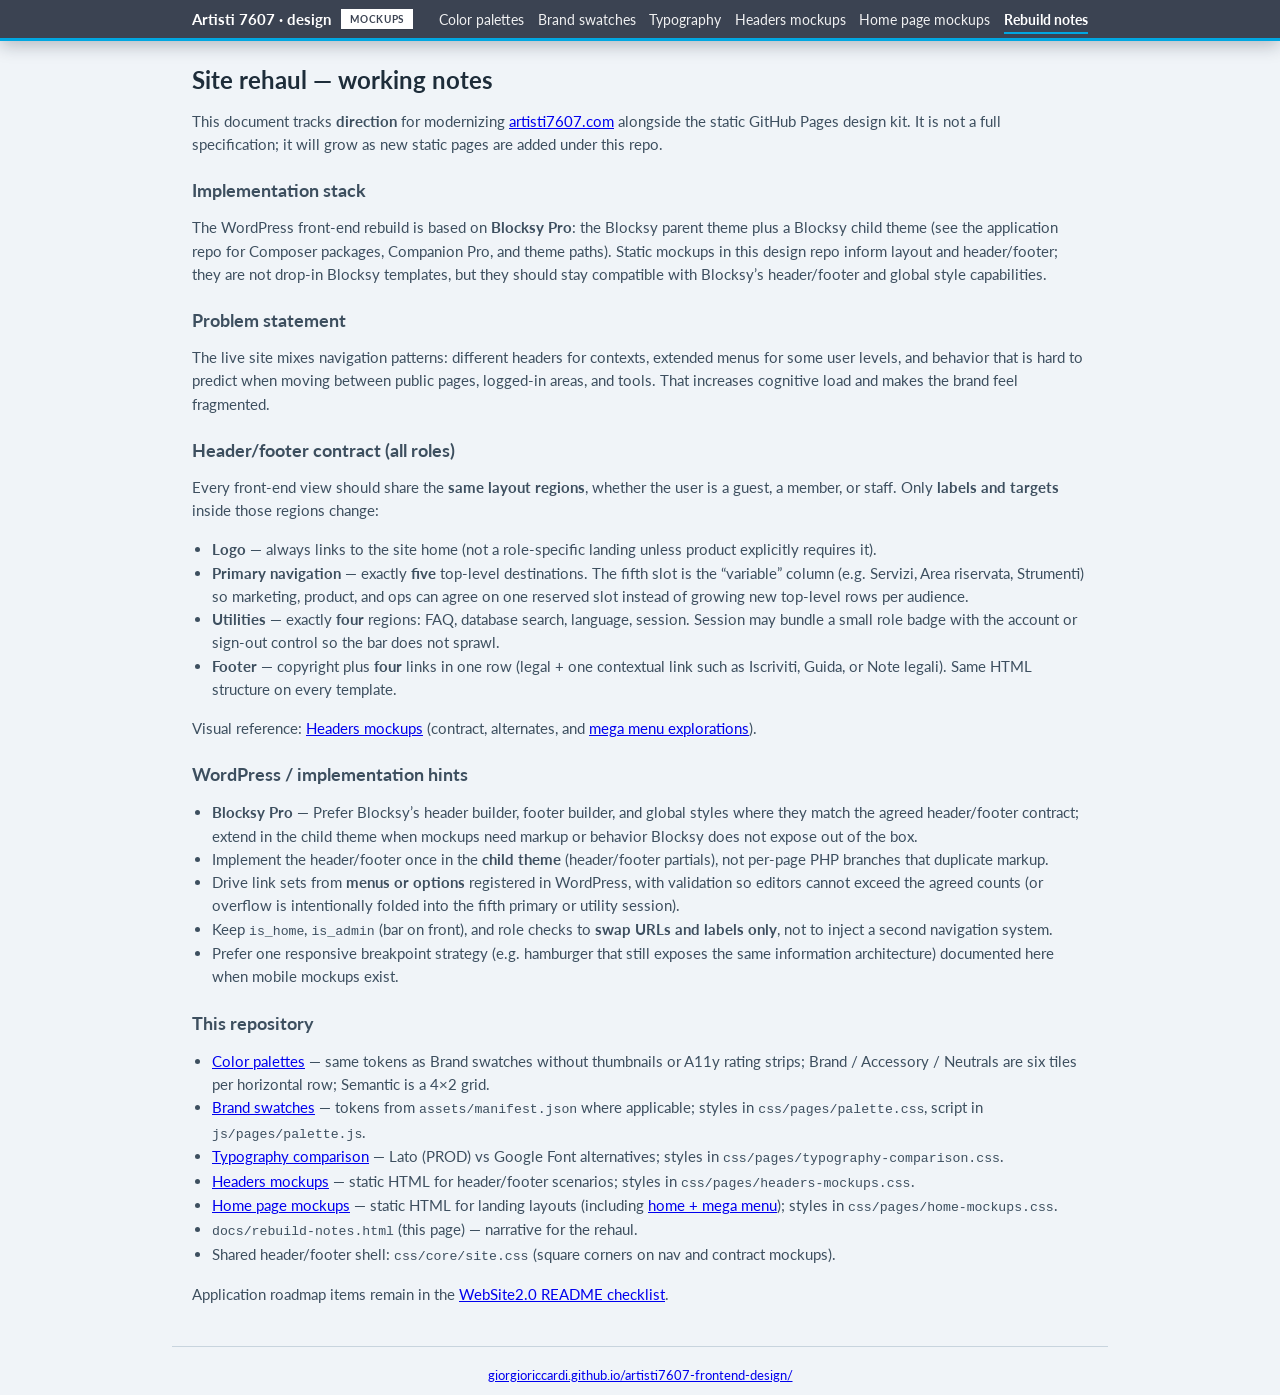
<file: docs/rebuild-notes.html>
<!DOCTYPE html>
<html lang="en">

<head>
  <meta charset="utf-8" />
  <meta name="viewport" content="width=device-width, initial-scale=1" />
  <title>Rebuild notes — Artisti 7607 Frontend Brand 2026</title>
  <link rel="preconnect" href="https://fonts.googleapis.com" />
  <link rel="preconnect" href="https://fonts.gstatic.com" crossorigin />
  <link href="https://fonts.googleapis.com/css2?family=Lato:ital,wght@0,300;0,400;0,700;1,400&amp;display=swap" rel="stylesheet" />
  <link rel="stylesheet" href="../css/core/site.css" />
  <style>
    body {
      margin: 0;
      font-family: var(--font-sans);
      background: var(--color-neutral-50);
      color: var(--color-neutral-900);
    }

    .page-foot {
      text-align: center;
      padding: 1.25rem;
      font-size: 0.8rem;
      color: var(--color-neutral-500);
      border-top: 1px solid var(--color-neutral-200);
      max-width: 56rem;
      margin: 0 auto;
    }
  </style>
</head>

<body>
  <a class="skip-link" href="#main">Skip to content</a>
  <nav class="site-nav" aria-label="Design microsite — mockups">
    <div class="site-nav__inner">
      <div class="site-nav__brand-row">
        <a class="site-nav__brand" href="../index.html">Artisti 7607 · design</a>
        <span class="site-nav__tag">Mockups</span>
      </div>
      <ul class="site-nav__list">
        <li><a href="../index.html">Color palettes</a></li>
        <li><a href="../brand-swatches.html">Brand swatches</a></li>
        <li><a href="../typography-comparison.html">Typography</a></li>
        <li><a href="../headers-mockups.html">Headers mockups</a></li>
        <li><a href="../home-page-mockups.html">Home page mockups</a></li>
        <li><a href="rebuild-notes.html" aria-current="page">Rebuild notes</a></li>
      </ul>
    </div>
  </nav>

  <article class="docs-article" id="main">
    <h1>Site rehaul — working notes</h1>
    <p>
      This document tracks <strong>direction</strong> for modernizing <a href="https://artisti7607.com/">artisti7607.com</a>
      alongside the static GitHub Pages design kit. It is not a full specification; it will grow as new static pages are added under this repo.
    </p>

    <h2>Implementation stack</h2>
    <p>
      The WordPress front-end rebuild is based on <strong>Blocksy Pro</strong>: the Blocksy parent theme plus a Blocksy child theme (see the application repo for Composer packages, Companion Pro, and theme paths). Static mockups in this design repo inform layout and header/footer; they are not drop-in Blocksy templates, but they should stay compatible with Blocksy’s header/footer and global style capabilities.
    </p>

    <h2>Problem statement</h2>
    <p>
      The live site mixes navigation patterns: different headers for contexts, extended menus for some user levels, and behavior that is hard to predict when moving between public pages, logged-in areas, and tools. That increases cognitive load and makes the brand feel fragmented.
    </p>

    <h2>Header/footer contract (all roles)</h2>
    <p>
      Every front-end view should share the <strong>same layout regions</strong>, whether the user is a guest, a member, or staff. Only <strong>labels and targets</strong> inside those regions change:
    </p>
    <ul>
      <li><strong>Logo</strong> — always links to the site home (not a role-specific landing unless product explicitly requires it).</li>
      <li><strong>Primary navigation</strong> — exactly <strong>five</strong> top-level destinations. The fifth slot is the “variable” column (e.g. Servizi, Area riservata, Strumenti) so marketing, product, and ops can agree on one reserved slot instead of growing new top-level rows per audience.</li>
      <li><strong>Utilities</strong> — exactly <strong>four</strong> regions: FAQ, database search, language, session. Session may bundle a small role badge with the account or sign-out control so the bar does not sprawl.</li>
      <li><strong>Footer</strong> — copyright plus <strong>four</strong> links in one row (legal + one contextual link such as Iscriviti, Guida, or Note legali). Same HTML structure on every template.</li>
    </ul>
    <p>
      Visual reference: <a href="../headers-mockups.html">Headers mockups</a> (contract, alternates, and <a href="../headers-mockups.html#mega-menus">mega menu explorations</a>).
    </p>

    <h2>WordPress / implementation hints</h2>
    <ul>
      <li><strong>Blocksy Pro</strong> — Prefer Blocksy’s header builder, footer builder, and global styles where they match the agreed header/footer contract; extend in the child theme when mockups need markup or behavior Blocksy does not expose out of the box.</li>
      <li>Implement the header/footer once in the <strong>child theme</strong> (header/footer partials), not per-page PHP branches that duplicate markup.</li>
      <li>Drive link sets from <strong>menus or options</strong> registered in WordPress, with validation so editors cannot exceed the agreed counts (or overflow is intentionally folded into the fifth primary or utility session).</li>
      <li>Keep <code>is_home</code>, <code>is_admin</code> (bar on front), and role checks to <strong>swap URLs and labels only</strong>, not to inject a second navigation system.</li>
      <li>Prefer one responsive breakpoint strategy (e.g. hamburger that still exposes the same information architecture) documented here when mobile mockups exist.</li>
    </ul>

    <h2>This repository</h2>
    <ul>
      <li><a href="../index.html">Color palettes</a> — same tokens as Brand swatches without thumbnails or A11y rating strips; Brand / Accessory / Neutrals are six tiles per horizontal row; Semantic is a 4×2 grid.</li>
      <li><a href="../brand-swatches.html">Brand swatches</a> — tokens from <code>assets/manifest.json</code> where applicable; styles in <code>css/pages/palette.css</code>, script in <code>js/pages/palette.js</code>.</li>
      <li><a href="../typography-comparison.html">Typography comparison</a> — Lato (PROD) vs Google Font alternatives; styles in <code>css/pages/typography-comparison.css</code>.</li>
      <li><a href="../headers-mockups.html">Headers mockups</a> — static HTML for header/footer scenarios; styles in <code>css/pages/headers-mockups.css</code>.</li>
      <li><a href="../home-page-mockups.html">Home page mockups</a> — static HTML for landing layouts (including <a href="../home-page-mockups.html#home-mega-menus">home + mega menu</a>); styles in <code>css/pages/home-mockups.css</code>.</li>
      <li><code>docs/rebuild-notes.html</code> (this page) — narrative for the rehaul.</li>
      <li>Shared header/footer shell: <code>css/core/site.css</code> (square corners on nav and contract mockups).</li>
    </ul>
    <p>
      Application roadmap items remain in the <a href="https://github.com/Artisti7607-dev/WebSite2.0#frontend-design-checklist-todos">WebSite2.0 README checklist</a>.
    </p>
  </article>

  <footer class="page-foot">
    <p style="margin:0">
      <a href="https://giorgioriccardi.github.io/artisti7607-frontend-design/">giorgioriccardi.github.io/artisti7607-frontend-design/</a>
    </p>
  </footer>
</body>

</html>
</file>
<file: css/core/site.css>
/*
  Shared layout for artisti7607-frontend-design (GitHub Pages).
  Brand: square corners (border-radius: 0) on header/footer and contract mockups.
  Page-specific rules live under css/pages/.
*/

:root {
  --color-brand-prime-blue: #01a7e1;
  --color-brand-prime-navy: #3b4352;
  --color-neutral-900: #1e2d3a;
  --color-neutral-700: #3d4f5f;
  --color-neutral-500: #6b7f90;
  --color-neutral-200: #c8d4de;
  --color-neutral-50: #f0f4f8;
  --font-sans: "Lato", system-ui, -apple-system, "Segoe UI", Roboto, sans-serif;
}

.visually-hidden {
  position: absolute;
  width: 1px;
  height: 1px;
  padding: 0;
  margin: -1px;
  overflow: hidden;
  clip: rect(0, 0, 0, 0);
  white-space: nowrap;
  border: 0;
}

/* Skip link */
.skip-link {
  position: absolute;
  left: -9999px;
  z-index: 110;
  padding: 0.5rem 1rem;
  background: var(--color-brand-prime-navy);
  color: #fff;
  font-weight: 600;
  text-decoration: none;
  border-radius: 0;
}

.skip-link:focus {
  left: 1rem;
  top: 1rem;
}

/* Top microsite nav (all static pages) — sticky bar for mockup navigation */
.site-nav {
  position: sticky;
  top: 0;
  z-index: 90;
  background: var(--color-brand-prime-navy);
  color: #fff;
  border-bottom: 3px solid var(--color-brand-prime-blue);
  box-shadow: 0 4px 18px rgba(15, 25, 40, 0.28);
  padding: 0.55rem 1.25rem;
}

.site-nav__inner {
  max-width: 56rem;
  margin: 0 auto;
  display: flex;
  flex-wrap: wrap;
  align-items: center;
  justify-content: space-between;
  gap: 0.65rem 1rem;
}

.site-nav__brand-row {
  display: flex;
  flex-wrap: wrap;
  align-items: center;
  gap: 0.45rem 0.65rem;
  min-width: 0;
}

.site-nav__brand {
  font-weight: 700;
  color: #fff;
  text-decoration: none;
  font-size: 0.95rem;
}

.site-nav__brand:hover {
  text-decoration: underline;
  color: #fff;
}

.site-nav__tag {
  display: inline-block;
  padding: 0.2rem 0.5rem;
  font-size: 0.65rem;
  font-weight: 700;
  letter-spacing: 0.06em;
  text-transform: uppercase;
  color: var(--color-brand-prime-navy);
  background: #fff;
  border: 1px solid rgba(255, 255, 255, 0.35);
  box-shadow: 0 1px 0 rgba(0, 0, 0, 0.12);
}

.site-nav__list {
  display: flex;
  flex-wrap: wrap;
  gap: 0.35rem 0.85rem;
  list-style: none;
  margin: 0;
  padding: 0;
}

.site-nav__list a {
  color: rgba(255, 255, 255, 0.92);
  text-decoration: none;
  font-size: 0.875rem;
  padding: 0.2rem 0;
  border-bottom: 2px solid transparent;
}

.site-nav__list a:hover {
  text-decoration: none;
  color: #fff;
  border-bottom-color: rgba(255, 255, 255, 0.45);
}

.site-nav__list a[aria-current="page"] {
  font-weight: 700;
  color: #fff;
  border-bottom-color: var(--color-brand-prime-blue);
}

.site-nav__brand:focus-visible,
.site-nav__list a:focus-visible {
  outline: 2px solid var(--color-brand-prime-blue);
  outline-offset: 3px;
}

/* Headers mockups: same header/footer contract, labels swap by scenario (square corners) */
.mock-block {
  margin-bottom: 2rem;
}

.mock-block h2 {
  margin: 0 0 0.35rem;
  font-size: 1.05rem;
  font-weight: 700;
  color: var(--color-neutral-700);
  text-transform: none;
  letter-spacing: normal;
}

.mock-block > p.hint {
  margin: 0 0 0.85rem;
}

.mock-wrap {
  border: 1px solid var(--color-neutral-200);
  border-radius: 0;
  overflow: hidden;
  background: #fff;
}

.mock-bar {
  background: var(--color-brand-prime-navy);
  color: #fff;
  padding: 0.5rem 0.75rem;
  display: flex;
  flex-wrap: wrap;
  align-items: center;
  gap: 0.65rem 1rem;
}

.mock-bar__logo {
  display: flex;
  align-items: center;
  gap: 0.45rem;
  text-decoration: none;
  color: #fff;
  font-weight: 700;
  font-size: 0.8125rem;
  flex-shrink: 0;
}

.mock-bar__logo img {
  height: 2rem;
  width: auto;
  display: block;
  object-fit: contain;
}

.mock-bar__primary {
  display: flex;
  flex-wrap: wrap;
  gap: 0.35rem 0.75rem;
  flex: 1;
  justify-content: center;
  min-width: 0;
}

.mock-bar__primary a {
  color: rgba(255, 255, 255, 0.94);
  text-decoration: none;
  font-size: 0.8125rem;
  white-space: nowrap;
}

.mock-bar__primary a:hover {
  text-decoration: underline;
}

.mock-bar__util {
  display: flex;
  flex-wrap: wrap;
  gap: 0.45rem 0.65rem;
  align-items: center;
  font-size: 0.8125rem;
  flex-shrink: 0;
}

.mock-bar__util a,
.mock-bar__util span[role="text"] {
  color: rgba(255, 255, 255, 0.92);
  text-decoration: none;
}

.mock-bar__util a:hover {
  text-decoration: underline;
}

.mock-bar__util .mock-pill {
  display: inline-block;
  padding: 0.15rem 0.45rem;
  border-radius: 0;
  background: rgba(255, 255, 255, 0.12);
  font-size: 0.75rem;
}

.mock-session {
  white-space: nowrap;
}

.mock-session .mock-pill {
  margin-right: 0.25rem;
}

.mock-body {
  padding: 1.25rem;
  background: var(--color-neutral-50);
  min-height: 3.5rem;
  color: var(--color-neutral-500);
  font-size: 0.875rem;
  border-bottom: 1px solid var(--color-neutral-200);
}

.mock-foot {
  padding: 0.65rem 0.85rem;
  display: flex;
  flex-wrap: wrap;
  gap: 0.45rem 0.85rem;
  justify-content: space-between;
  align-items: center;
  font-size: 0.75rem;
  color: var(--color-neutral-500);
  background: #fff;
}

.mock-foot__links {
  display: flex;
  flex-wrap: wrap;
  gap: 0.45rem 0.75rem;
  list-style: none;
  margin: 0;
  padding: 0;
}

.mock-foot a {
  color: var(--color-neutral-700);
  text-decoration: none;
}

.mock-foot a:hover {
  text-decoration: underline;
}

.docs-article {
  max-width: 56rem;
  margin: 0 auto;
  padding: 1.5rem;
}

.docs-article h1 {
  margin: 0 0 1rem;
  font-size: 1.5rem;
  color: var(--color-neutral-900);
}

.docs-article h2 {
  margin: 1.5rem 0 0.5rem;
  font-size: 1.1rem;
  color: var(--color-neutral-700);
  text-transform: none;
  letter-spacing: normal;
}

.docs-article p,
.docs-article li {
  font-size: 0.9375rem;
  color: var(--color-neutral-700);
  line-height: 1.55;
}

.docs-article ul {
  padding-left: 1.25rem;
}

.docs-article code {
  font-size: 0.88em;
}
</file>
<file: css/pages/palette.css>
/*
  Brand swatches page (brand-swatches.html).
  Corners: 0 border-radius (on-brand square geometry).
*/

:root {
  /*
    Static fallbacks aligned to assets/ (64×64 average sample, Pillow):
    logo #3a5365, darker-bg #67869e, all-brand-colors #95bcce,
    graded-blue #216f98, red-extra #cc1514
  */
  --color-primary: #3a5365;
  --color-primary-light: #67869e;
  --color-accent: #cc1514;
  --color-accent-muted: #95bcce;

  /* Brand chart (artisti-all-brand-colors.jpg): bright blue + navy pair */
  --color-brand-prime-blue: #01a7e1;
  --color-brand-prime-navy: #3b4352;

  /*
    Accessory reference medians (64px Pillow sample — live page uses JS average):
    graded blue #136d9d · dark surface #264f59 · archive paper #e9d4b2 · pink #c29ad5 · red #cc0200
    (Defaults below match stems in assets/manifest.json; brand-swatches.js may override from image.)
  */
  --color-artisti-graded-blue-bg: #136d9d;
  --color-artisti-darker-bg-black-text: #264f59;
  --color-artisti-archivio-old-paper: #e9d4b2;
  --color-artisti-pink: #c29ad5;
  --color-artisti-red-extra-color: #cc0200;

  --color-neutral-900: #1e2d3a;
  --color-neutral-700: #3d4f5f;
  --color-neutral-500: #6b7f90;
  --color-neutral-200: #c8d4de;
  --color-neutral-50: #f0f4f8;

  /* Whites / off-whites (after neutral-50 in the ramp) */
  --color-white: #ffffff;
  --color-white-mist: #f5f7fa;
  --color-white-shell: #faf7f2;

  /*
    Semantic — brand-adjacent but more vivid for UI:
    success = saturated blue-teal (still cool / graded-blue family, not muddy)
    warning = vivid coral-orange (punchier than terracotta, still kin to accent red)
    error / info unchanged
  */
  --color-success: #00a589;
  --color-success-soft: #cff8f2;
  --color-warning: #ff6b35;
  --color-warning-soft: #ffd0c0;
  --color-error: #d92222;
  --color-error-soft: #fde8e8;
  --color-info: #2f8db8;
  --color-info-soft: #e3f1f8;

  /* Matches live site https://artisti7607.com (Lato body) */
  --font-sans: "Lato", system-ui, -apple-system, "Segoe UI", Roboto, sans-serif;
  --font-mono: ui-monospace, SFMono-Regular, Menlo, Monaco, Consolas, monospace;
}

* {
  box-sizing: border-box;
}

body {
  margin: 0;
  font-family: var(--font-sans);
  font-weight: 400;
  color: var(--color-neutral-900);
  background: var(--color-neutral-50);
  line-height: 1.5;
}

code {
  font-family: var(--font-mono);
  font-size: 0.9em;
}

header {
  background: var(--header-bg, var(--color-brand-prime-blue));
  color: #fff;
  padding: 1.25rem 1.5rem;
  transition: background 0.2s ease;
}

.header-row {
  display: flex;
  align-items: center;
  gap: 1rem;
  flex-wrap: wrap;
}

.header-logo {
  height: 3rem;
  width: auto;
  display: block;
  flex-shrink: 0;
  object-fit: contain;
  filter: drop-shadow(0 1px 2px rgba(0, 0, 0, 0.18));
}

.header-copy h1 {
  margin: 0 0 0.25rem;
  font-size: 1.25rem;
  font-weight: 700;
}

.header-copy p {
  margin: 0;
  opacity: 0.92;
  font-size: 0.875rem;
  font-weight: 400;
}

main {
  max-width: 56rem;
  margin: 0 auto;
  padding: 1.5rem;
}

section {
  background: #fff;
  border: 1px solid var(--color-neutral-200);
  border-radius: 0;
  padding: 1.25rem 1.5rem;
  margin-bottom: 1.25rem;
}

section h2 {
  margin: 0 0 1rem;
  font-size: 1rem;
  font-weight: 700;
  text-transform: uppercase;
  letter-spacing: 0.04em;
  color: var(--color-neutral-700);
}

.hint {
  margin: 0;
  font-size: 0.875rem;
  color: var(--color-neutral-500);
}

.swatch-grid {
  display: grid;
  grid-template-columns: repeat(auto-fill, minmax(220px, 1fr));
  gap: 0.75rem;
}

/* Semantic: 4 columns — row 1 solid, row 2 -soft */
.semantic-grid {
  display: grid;
  grid-template-columns: repeat(4, 1fr);
  gap: 0.75rem;
}

/* Keep four columns on typical tablets; stack only on narrow viewports */
@media (max-width: 720px) {
  .semantic-grid {
    grid-template-columns: repeat(2, 1fr);
  }
}

@media (max-width: 380px) {
  .semantic-grid {
    grid-template-columns: 1fr;
  }
}

.swatch {
  border-radius: 0;
  overflow: hidden;
  border: 1px solid var(--color-neutral-200);
}

/* Brand / Accessory / Neutrals: six colors, three per row (2×3) */
.palette-six {
  display: grid;
  grid-template-columns: repeat(3, 1fr);
  grid-template-rows: repeat(2, auto);
  gap: 0.65rem;
}

@media (max-width: 640px) {
  .palette-six {
    grid-template-columns: repeat(2, 1fr);
  }
}

.palette-six__item {
  border-radius: 0;
  overflow: hidden;
  border: 1px solid var(--color-neutral-200);
  display: flex;
  flex-direction: column;
  background: #fff;
}

.palette-six__chip {
  height: 4rem;
  min-height: 4rem;
  flex-shrink: 0;
}

.palette-six__chip--outline {
  box-shadow: inset 0 0 0 1px var(--color-neutral-200);
}

.palette-six__item .swatch-meta {
  flex: 1;
}

.palette-six__item .swatch-bar {
  height: 4rem;
  min-height: 4rem;
}

.swatch-bar {
  display: flex;
  height: 4.5rem;
  min-height: 4.5rem;
}

.swatch-bar .swatch-color {
  flex: 1;
  min-width: 0;
  height: 100%;
}

.swatch>.swatch-color {
  height: 4.5rem;
}

.swatch-ref {
  width: 5.25rem;
  flex-shrink: 0;
  height: 100%;
  object-fit: cover;
  object-position: center;
  border-left: 1px solid var(--color-neutral-200);
  display: block;
  background: var(--color-neutral-200);
}

.swatch-ref--missing {
  background: repeating-linear-gradient(-45deg, #e2e8f0, #e2e8f0 5px, #cbd5e1 5px, #cbd5e1 10px);
}

.swatch-thumb {
  height: 4.5rem;
  background-size: cover;
  background-position: center;
}

.swatch-meta {
  padding: 0.5rem 0.65rem;
  font-size: 0.75rem;
  background: #fff;
}

.swatch-meta code {
  display: block;
  color: var(--color-neutral-700);
  word-break: break-all;
}

.swatch-meta span {
  color: var(--color-neutral-500);
}

/* WCAG-oriented notes; text ≥4.5:1 on #f8fafc (neutral-700 body) */
.swatch-a11y {
  padding: 0.45rem 0.65rem 0.5rem;
  font-size: 0.6875rem;
  line-height: 1.4;
  color: var(--color-neutral-700);
  background: #f8fafc;
  border-top: 1px solid var(--color-neutral-200);
}

.swatch-a11y-row {
  display: flex;
  flex-wrap: wrap;
  justify-content: space-between;
  align-items: baseline;
  gap: 0.15rem 0.5rem;
}

.swatch-a11y-topic {
  color: var(--color-neutral-700);
  font-weight: 600;
  max-width: 58%;
}

.swatch-a11y-eval {
  text-align: right;
  font-variant-numeric: tabular-nums;
}

.swatch-a11y-verdict {
  font-weight: 700;
  color: var(--color-neutral-900);
}

.swatch-a11y-grade {
  font-weight: 700;
  color: var(--color-neutral-900);
}

.swatch.missing .swatch-color {
  background: repeating-linear-gradient(-45deg, #eee, #eee 6px, #ddd 6px, #ddd 12px);
}

.swatch.missing .palette-six__chip {
  background: repeating-linear-gradient(-45deg, #eee, #eee 6px, #ddd 6px, #ddd 12px);
}

.swatch.missing .swatch-meta span {
  color: var(--color-error);
}

footer {
  text-align: center;
  padding: 1rem;
  font-size: 0.8rem;
  color: var(--color-neutral-500);
}

/* Long-scroll stripes — alternating section bands + rail background */
body.page-palette {
  background: #d5dfe9;
}

.page-palette main {
  padding-top: 0;
  padding-bottom: 2.75rem;
}

.page-palette main > p:first-of-type {
  margin: 0 -1.5rem;
  padding: 1.5rem 1.5rem 1.65rem;
  background: #f4f8fc;
  border-bottom: 1px solid #c5d4e2;
}

.page-palette main > section:nth-of-type(2n + 1) {
  background: #e8f0f8;
  border-color: #c5d4e2;
  margin-bottom: 0;
  margin-left: -1.5rem;
  margin-right: -1.5rem;
  padding: 1.75rem 1.5rem 2rem;
  border-left: none;
  border-right: none;
  box-shadow: 0 1px 0 rgba(30, 45, 58, 0.04);
}

.page-palette main > section:nth-of-type(2n) {
  background: #ffffff;
  border-color: #d0dbe6;
  margin-bottom: 0;
  margin-left: -1.5rem;
  margin-right: -1.5rem;
  padding: 1.75rem 1.5rem 2rem;
  border-left: none;
  border-right: none;
}

.page-palette footer {
  margin-top: 0.5rem;
  padding-top: 1.5rem;
  border-top: 1px solid #c5d4e2;
}
</file>
<file: css/pages/color-palettes.css>
/*
  Color palettes (index.html): Brand / Accessory / Neutrals = six tiles in one horizontal row.
  Semantic = 4×2 grid (two rows of four). No thumbnails or A11y rating strips on this page only.
*/

body.page-color-palettes main {
  max-width: min(100%, 88rem);
  margin: 0 auto;
  padding: 1.5rem 0.75rem 2rem;
}

/* One scrollable row of six (narrow tiles scroll horizontally on small viewports) */
body.page-color-palettes .palette-six.palette-six--one-row {
  display: flex;
  flex-direction: row;
  flex-wrap: nowrap;
  gap: 0.65rem;
  overflow-x: auto;
  overflow-y: hidden;
  -webkit-overflow-scrolling: touch;
  padding-bottom: 0.35rem;
}

body.page-color-palettes .palette-six.palette-six--one-row > .palette-six__item {
  flex: 1 0 11rem;
  min-width: 10.25rem;
  max-width: 16rem;
}

/* Semantic: two rows × four columns (overrides default .semantic-grid breakpoints on this page) */
body.page-color-palettes .semantic-grid.semantic-grid--palette {
  display: grid;
  grid-template-columns: repeat(4, minmax(0, 1fr));
  grid-template-rows: repeat(2, auto);
  gap: 0.65rem;
}

@media (max-width: 720px) {
  body.page-color-palettes .semantic-grid.semantic-grid--palette {
    grid-template-columns: repeat(4, minmax(0, 1fr));
  }
}

@media (max-width: 380px) {
  body.page-color-palettes .semantic-grid.semantic-grid--palette {
    grid-template-columns: repeat(4, minmax(0, 1fr));
  }
}
</file>
<file: css/pages/headers-mockups.css>
/*
  Headers mockups page (headers-mockups.html).
  Blocks 1–3 use css/core/site.css (brand: 0 border-radius).
  Blocks 4–6 (alternates) and 7–9 (mega menus) use --radius-future where noted.
*/
:root {
  --radius-future: 2px;
  /* Long-scroll stripes (section rhythm) */
  --page-rail: #d5dfe9;
  --page-strip-a: #e8f0f8;
  --page-strip-b: #ffffff;
  --page-strip-edge: #c5d4e2;
  --page-chapter-fg: rgba(255, 255, 255, 0.92);
  --page-chapter-muted: rgba(255, 255, 255, 0.78);
  --page-chapter-link: #9ee5ff;
}

body {
  margin: 0;
  font-family: var(--font-sans);
  background: var(--page-rail);
  color: var(--color-neutral-900);
}

#site-header {
  padding: 1.25rem 1.25rem 0.5rem;
  max-width: 56rem;
  margin: 0 auto;
}

.header-row {
  display: flex;
  flex-wrap: wrap;
  align-items: flex-start;
  gap: 1rem;
}

.header-logo {
  height: 3rem;
  width: auto;
}

.header-copy h1 {
  margin: 0 0 0.35rem;
  font-size: 1.35rem;
  font-weight: 700;
  color: var(--color-neutral-900);
}

.header-copy p {
  margin: 0;
  font-size: 0.9rem;
  color: var(--color-neutral-700);
}

main {
  max-width: 72rem;
  margin: 0 auto;
  padding: 0 1.5rem 3.5rem;
}

/* Striped bands: alternating section BG + vertical rhythm */
.page-headers-mockups #main > p.intro:first-of-type {
  margin: 0 -1.5rem;
  padding: 2rem 1.75rem 2.35rem;
  background: #f4f8fc;
  border-bottom: 1px solid var(--page-strip-edge);
  max-width: none;
}

.page-headers-mockups #main > section.mock-block {
  margin: 0 -1.5rem;
  padding: 2.75rem 1.75rem;
  border-bottom: 1px solid var(--page-strip-edge);
}

.page-headers-mockups #main > section.mock-block:nth-of-type(2n + 1) {
  background: var(--page-strip-a);
}

.page-headers-mockups #main > section.mock-block:nth-of-type(2n) {
  background: var(--page-strip-b);
}

.page-headers-mockups .mock-block {
  margin-bottom: 0;
}

.page-headers-mockups #main > p.intro:last-of-type {
  margin: 0 -1.5rem;
  padding: 2.25rem 1.75rem 2.75rem;
  background: var(--page-strip-a);
  border-top: 1px solid var(--page-strip-edge);
  max-width: none;
}

.page-headers-mockups #site-header .header-row,
.page-headers-mockups footer.page-foot {
  max-width: 72rem;
}

.mock-divider {
  margin: 0 -1.5rem;
  padding: 2.35rem 1.75rem 2.5rem;
  border: none;
  border-top: 3px solid var(--color-brand-prime-blue);
  border-bottom: 3px solid var(--color-brand-prime-blue);
  background: var(--color-brand-prime-navy);
  color: var(--page-chapter-fg);
}

.mock-divider h2 {
  margin: 0 0 0.5rem;
  font-size: 1.05rem;
  font-weight: 700;
  color: #fff;
  letter-spacing: 0.02em;
}

.mock-divider p {
  margin: 0;
  font-size: 0.875rem;
  color: var(--page-chapter-muted);
  line-height: 1.55;
  max-width: 48rem;
}

.mock-divider a {
  color: var(--page-chapter-link);
  font-weight: 600;
}

.mock-divider a:hover {
  color: #fff;
}

/* Shared alternate header/footer: buttons */
.mock-btn {
  display: inline-flex;
  align-items: center;
  justify-content: center;
  gap: 0.35rem;
  font-family: inherit;
  font-size: 0.8125rem;
  font-weight: 700;
  line-height: 1.2;
  padding: 0.5rem 1.1rem;
  border-radius: var(--radius-future);
  text-decoration: none;
  border: 2px solid transparent;
  cursor: default;
  white-space: nowrap;
}

.mock-btn--primary {
  background: var(--color-brand-prime-blue);
  color: #fff;
  border-color: var(--color-brand-prime-blue);
}

.mock-btn--primary:hover {
  filter: brightness(1.06);
}

.mock-btn--ghost {
  background: #fff;
  color: var(--color-neutral-700);
  border-color: var(--color-neutral-200);
}

.mock-btn--ghost:hover {
  border-color: var(--color-brand-prime-blue);
  color: var(--color-brand-prime-blue);
}

.mock-btn--dark {
  background: var(--color-brand-prime-navy);
  color: #fff;
  border-color: var(--color-brand-prime-navy);
}

.mock-btn--dark:hover {
  filter: brightness(1.08);
}

.mock-btn--sm {
  padding: 0.35rem 0.85rem;
  font-size: 0.75rem;
}

/* 4 · Air — light public header/footer */
.mock-wrap--air {
  border: none;
  border-radius: var(--radius-future);
  box-shadow: 0 1px 3px rgba(30, 45, 58, 0.06), 0 12px 40px rgba(30, 45, 58, 0.06);
}

.mock-air-top {
  display: flex;
  flex-wrap: wrap;
  align-items: center;
  gap: 1.25rem 2rem;
  padding: 1.35rem 2rem 1.5rem;
  background: #fff;
  border-bottom: 1px solid var(--color-neutral-200);
}

.mock-air-top .mock-bar__logo {
  color: var(--color-neutral-900);
}

.mock-air-top .mock-bar__logo img {
  height: 2.5rem;
}

.mock-air-top .mock-bar__primary {
  justify-content: flex-start;
  flex: 1 1 auto;
  gap: 0.5rem 2rem;
}

.mock-air-top .mock-bar__primary a {
  color: var(--color-neutral-700);
  font-size: 0.9375rem;
  font-weight: 600;
  letter-spacing: 0.01em;
}

.mock-air-top .mock-bar__primary a:hover {
  color: var(--color-brand-prime-blue);
  text-decoration: none;
}

.mock-air-utils {
  display: flex;
  flex-wrap: wrap;
  align-items: center;
  gap: 0.65rem 0.85rem;
}

.mock-air-lang {
  font-size: 0.8125rem;
  font-weight: 600;
  color: var(--color-neutral-500);
  padding: 0 0.35rem;
}

.mock-air-body {
  padding: 3rem 2rem;
  background: linear-gradient(180deg, #f8fafc 0%, var(--color-neutral-50) 100%);
  border-bottom: 1px solid var(--color-neutral-200);
}

.mock-air-body__inner {
  max-width: 42rem;
  color: var(--color-neutral-500);
  font-size: 0.9375rem;
  line-height: 1.6;
}

.mock-air-body__ctas {
  display: flex;
  flex-wrap: wrap;
  gap: 0.75rem 1rem;
  margin-top: 1.5rem;
}

.mock-air-foot {
  padding: 1.25rem 2rem;
  background: #fff;
  display: flex;
  flex-wrap: wrap;
  align-items: center;
  justify-content: space-between;
  gap: 1rem 1.5rem;
}

.mock-air-foot .mock-foot__links a {
  font-size: 0.8125rem;
}

/* 5 · Dock — two-tier member */
.mock-wrap--dock {
  border-radius: var(--radius-future);
  overflow: hidden;
  border: 1px solid var(--color-neutral-200);
}

.mock-dock-strip {
  display: flex;
  flex-wrap: wrap;
  align-items: center;
  justify-content: flex-end;
  gap: 0.65rem 1.25rem;
  padding: 0.45rem 2rem;
  background: var(--color-neutral-900);
  color: rgba(255, 255, 255, 0.75);
  font-size: 0.75rem;
}

.mock-dock-strip a {
  color: rgba(255, 255, 255, 0.88);
  text-decoration: none;
  font-weight: 600;
}

.mock-dock-strip a:hover {
  text-decoration: underline;
  color: #fff;
}

.mock-dock-strip__sep {
  opacity: 0.35;
  user-select: none;
}

.mock-dock-main {
  display: flex;
  flex-wrap: wrap;
  align-items: center;
  gap: 1.5rem 2.5rem;
  padding: 1.5rem 2rem 1.65rem;
  background: #fff;
  box-shadow: 0 8px 30px rgba(30, 45, 58, 0.06);
}

.mock-dock-main .mock-bar__logo img {
  height: 2.75rem;
}

.mock-dock-main .mock-bar__primary {
  flex: 1 1 280px;
  justify-content: center;
  gap: 0.5rem 1.75rem;
}

.mock-dock-main .mock-bar__primary a {
  font-size: 0.9375rem;
  font-weight: 600;
  color: var(--color-neutral-700);
}

.mock-dock-main .mock-bar__primary a:hover {
  color: var(--color-brand-prime-blue);
  text-decoration: none;
}

.mock-dock-actions {
  display: flex;
  flex-wrap: wrap;
  align-items: center;
  gap: 0.65rem 0.85rem;
}

.mock-dock-body {
  padding: 2.75rem 2rem;
  background: var(--color-neutral-50);
  border-bottom: 1px solid var(--color-neutral-200);
  font-size: 0.9375rem;
  color: var(--color-neutral-500);
}

.mock-dock-body__banner {
  display: flex;
  flex-wrap: wrap;
  align-items: center;
  justify-content: space-between;
  gap: 1rem 1.5rem;
  padding: 1rem 1.35rem;
  background: #fff;
      border-radius: var(--radius-future);
  border: 1px solid var(--color-neutral-200);
  margin-top: 1.25rem;
  max-width: 48rem;
}

.mock-dock-body__banner p {
  margin: 0;
  flex: 1 1 200px;
  color: var(--color-neutral-700);
  font-size: 0.875rem;
}

.mock-dock-foot {
  padding: 1.35rem 2rem;
  background: #fff;
  display: flex;
  flex-wrap: wrap;
  align-items: center;
  justify-content: space-between;
  gap: 1rem;
  font-size: 0.8125rem;
  color: var(--color-neutral-500);
}

/* 6 · Float — staff card shell */
.mock-wrap--float {
  border: none;
  background: transparent;
  box-shadow: none;
  border-radius: 0;
}

.mock-float-pad {
  padding: 1.5rem;
  background: linear-gradient(145deg, #eef2f7 0%, var(--color-neutral-50) 45%, #e8f4fa 100%);
      border-radius: var(--radius-future);
  border: 1px solid var(--color-neutral-200);
}

.mock-float-card {
  background: #fff;
      border-radius: var(--radius-future);
  overflow: hidden;
  box-shadow: 0 4px 24px rgba(30, 45, 58, 0.08);
}

.mock-float-head {
  padding: 1.75rem 2rem 1.25rem;
}

.mock-float-head__row {
  display: flex;
  flex-wrap: wrap;
  align-items: center;
  justify-content: space-between;
  gap: 1rem 1.5rem;
  margin-bottom: 1.35rem;
}

.mock-float-head .mock-bar__logo img {
  height: 2.5rem;
}

.mock-float-tools {
  display: flex;
  flex-wrap: wrap;
  align-items: center;
  gap: 0.6rem 0.75rem;
}

.mock-float-pills {
  display: flex;
  flex-wrap: wrap;
  gap: 0.5rem 0.65rem;
  padding-top: 0.25rem;
}

.mock-float-pills a {
  display: inline-flex;
  align-items: center;
  padding: 0.55rem 1.15rem;
  border-radius: var(--radius-future);
  background: var(--color-neutral-50);
  color: var(--color-neutral-700);
  text-decoration: none;
  font-size: 0.875rem;
  font-weight: 600;
  border: 1px solid transparent;
}

.mock-float-pills a:hover {
  background: rgba(1, 167, 225, 0.1);
  color: var(--color-brand-prime-blue);
  border-color: rgba(1, 167, 225, 0.25);
}

.mock-float-body {
  padding: 2.5rem 2rem 2.75rem;
  background: linear-gradient(180deg, #fafcfd 0%, #fff 40%);
  border-top: 1px solid var(--color-neutral-200);
  font-size: 0.9375rem;
  color: var(--color-neutral-500);
}

.mock-float-body__ctas {
  display: flex;
  flex-wrap: wrap;
  gap: 0.75rem 1rem;
  margin-top: 1.75rem;
}

.mock-float-foot {
  padding: 1.25rem 2rem 1.5rem;
  background: var(--color-brand-prime-navy);
  color: rgba(255, 255, 255, 0.65);
  display: flex;
  flex-wrap: wrap;
  align-items: center;
  justify-content: space-between;
  gap: 1rem 1.5rem;
  font-size: 0.8125rem;
}

.mock-float-foot .mock-foot__links {
  gap: 0.65rem 1.1rem;
}

.mock-float-foot .mock-foot__links a {
  color: rgba(255, 255, 255, 0.88);
}

.mock-float-foot .mock-foot__links a:hover {
  color: #fff;
}

.mock-dock-main .mock-bar__logo,
.mock-float-head .mock-bar__logo {
  color: var(--color-neutral-900);
}

.mock-pill--dock {
  background: var(--color-neutral-50);
  color: var(--color-neutral-700);
  padding: 0.35rem 0.65rem;
  border-radius: var(--radius-future);
  font-size: 0.75rem;
  font-weight: 700;
  border: 1px solid var(--color-neutral-200);
}

.mock-pill--staff {
  background: rgba(1, 167, 225, 0.12);
  color: var(--color-brand-prime-blue);
  font-size: 0.75rem;
  font-weight: 700;
  padding: 0.35rem 0.65rem;
  border-radius: var(--radius-future);
}

.mock-float-tools .mock-session {
  display: inline-flex;
  align-items: center;
  gap: 0.35rem;
}

.mock-float-tools .mock-session .mock-pill {
  margin-right: 0;
}

.intro {
  font-size: 0.9375rem;
  color: var(--color-neutral-700);
  line-height: 1.55;
  margin-bottom: 1.75rem;
}

.intro strong {
  color: var(--color-neutral-900);
}

/* —— Mega menu explorations (7–9) —— */
.mock-wrap.mock-wrap--mega {
  overflow: visible;
}

.mock-mega-stack {
  position: relative;
}

.mock-mega-panel {
  background: #fff;
  border-top: 3px solid var(--color-brand-prime-blue);
  border-bottom: 1px solid var(--color-neutral-200);
  padding: 1.35rem 1.5rem 1.5rem;
}

.mock-mega-grid {
  display: grid;
  gap: 1.25rem 1.5rem;
}

.mock-mega-grid--4 {
  grid-template-columns: 1.35fr 1fr 1fr 1fr;
}

@media (max-width: 900px) {
  .mock-mega-grid--4 {
    grid-template-columns: 1fr 1fr;
  }
}

@media (max-width: 520px) {
  .mock-mega-grid--4 {
    grid-template-columns: 1fr;
  }
}

.mock-mega-grid--3 {
  grid-template-columns: 1fr 1fr 1.1fr;
}

@media (max-width: 800px) {
  .mock-mega-grid--3 {
    grid-template-columns: 1fr;
  }
}

.mock-mega-grid--links6 {
  grid-template-columns: repeat(3, 1fr);
  gap: 0.5rem;
  margin-top: 1rem;
  padding-top: 1rem;
  border-top: 1px solid var(--color-neutral-200);
}

@media (max-width: 640px) {
  .mock-mega-grid--links6 {
    grid-template-columns: repeat(2, 1fr);
  }
}

@media (max-width: 400px) {
  .mock-mega-grid--links6 {
    grid-template-columns: 1fr;
  }
}

.mock-mega-col {
  min-width: 0;
  padding-right: 0.5rem;
  border-right: 1px solid var(--color-neutral-200);
}

.mock-mega-col:last-child {
  border-right: none;
  padding-right: 0;
}

@media (max-width: 520px) {
  .mock-mega-col {
    border-right: none;
    padding-right: 0;
    border-bottom: 1px solid var(--color-neutral-200);
    padding-bottom: 1rem;
  }

  .mock-mega-col:last-child {
    border-bottom: none;
    padding-bottom: 0;
  }
}

.mock-mega-col--feature {
  background: var(--color-neutral-50);
  margin: -0.35rem 0 -0.5rem -0.25rem;
  padding: 1rem 1.1rem 1.1rem;
  border: 1px solid var(--color-neutral-200);
  border-radius: var(--radius-future);
}

.mock-mega-col--cta .mock-mega-small {
  margin-bottom: 0.65rem;
}

.mock-mega-kicker {
  margin: 0 0 0.65rem;
  font-size: 0.65rem;
  font-weight: 700;
  text-transform: uppercase;
  letter-spacing: 0.08em;
  color: var(--color-brand-prime-blue);
}

.mock-mega-lede {
  margin: 0 0 1rem;
  font-size: 0.875rem;
  line-height: 1.45;
  color: var(--color-neutral-700);
}

.mock-mega-small {
  margin: 0 0 0.65rem;
  font-size: 0.8125rem;
  color: var(--color-neutral-500);
  line-height: 1.45;
}

.mock-mega-links {
  list-style: none;
  margin: 0;
  padding: 0;
  font-size: 0.8125rem;
}

.mock-mega-links li {
  margin-bottom: 0.45rem;
}

.mock-mega-links a {
  color: var(--color-neutral-700);
  font-weight: 600;
  text-decoration: none;
  border-bottom: 1px solid transparent;
}

.mock-mega-links a:hover {
  color: var(--color-brand-prime-blue);
  border-bottom-color: rgba(1, 167, 225, 0.35);
}

.mock-mega-panel--air {
  box-shadow: 0 12px 36px rgba(30, 45, 58, 0.08);
  border-top: 1px solid var(--color-neutral-200);
  border-left: 1px solid var(--color-neutral-200);
  border-right: 1px solid var(--color-neutral-200);
  margin: 0 -1px -1px;
  border-radius: 0 0 var(--radius-future) var(--radius-future);
}

.mock-wrap--mega-air .mock-mega-stack .mock-air-top {
  border-bottom: none;
}

.mock-mega-col--thumbs .mock-mega-thumb-row {
  display: flex;
  flex-wrap: wrap;
  gap: 0.45rem;
  margin-bottom: 0.65rem;
}

.mock-mega-thumb {
  display: inline-flex;
  align-items: center;
  padding: 0.35rem 0.55rem;
  font-size: 0.6875rem;
  font-weight: 700;
  text-transform: uppercase;
  letter-spacing: 0.04em;
  color: var(--color-neutral-700);
  background: var(--color-neutral-50);
  border: 1px solid var(--color-neutral-200);
  border-radius: var(--radius-future);
}

.mock-mega-panel--dock {
  border-top: 4px solid var(--color-brand-prime-navy);
  background: linear-gradient(180deg, #fafcfd 0%, #fff 35%);
}

.mock-mega-band {
  display: flex;
  flex-wrap: wrap;
  align-items: center;
  justify-content: space-between;
  gap: 1rem 1.25rem;
  padding-bottom: 1rem;
  border-bottom: 1px solid var(--color-neutral-200);
}

.mock-mega-band__text {
  margin: 0;
  flex: 1 1 220px;
  max-width: 36rem;
  font-size: 0.875rem;
  color: var(--color-neutral-700);
  line-height: 1.5;
}

.mock-mega-tile {
  display: flex;
  align-items: center;
  justify-content: center;
  text-align: center;
  padding: 0.85rem 0.65rem;
  font-size: 0.8125rem;
  font-weight: 700;
  color: var(--color-neutral-900);
  text-decoration: none;
  background: #fff;
  border: 1px solid var(--color-neutral-200);
  border-radius: var(--radius-future);
  min-height: 3.25rem;
}

.mock-mega-tile:hover {
  border-color: var(--color-brand-prime-blue);
  color: var(--color-brand-prime-blue);
}

footer.page-foot {
  text-align: center;
  padding: 1.35rem 1rem 1.5rem;
  font-size: 0.8rem;
  color: var(--color-neutral-500);
  border-top: 1px solid var(--page-strip-edge);
  max-width: 72rem;
  margin: 1.5rem auto 0;
  background: var(--page-rail);
}
</file>
<file: css/pages/home-mockups.css>
/*
  Home page mockups (home-page-mockups.html).
  Square corners (0) — aligned with current brand header/footer.
*/

:root {
  --page-rail: #d5dfe9;
  --page-strip-a: #e8f0f8;
  --page-strip-b: #ffffff;
  --page-strip-edge: #c5d4e2;
  --page-chapter-fg: rgba(255, 255, 255, 0.92);
  --page-chapter-muted: rgba(255, 255, 255, 0.78);
  --page-chapter-link: #9ee5ff;
}

body {
  margin: 0;
  font-family: var(--font-sans);
  background: var(--page-rail);
  color: var(--color-neutral-900);
}

.page-home-mockups #site-header {
  padding: 1.25rem 1.5rem 0.5rem;
  max-width: 72rem;
  margin: 0 auto;
}

.page-home-mockups .header-row {
  display: flex;
  flex-wrap: wrap;
  align-items: flex-start;
  gap: 1rem;
}

.page-home-mockups .header-logo {
  height: 3rem;
  width: auto;
}

.page-home-mockups .header-copy h1 {
  margin: 0 0 0.35rem;
  font-size: 1.35rem;
  font-weight: 700;
}

.page-home-mockups .header-copy p {
  margin: 0;
  font-size: 0.9rem;
  color: var(--color-neutral-700);
}

.page-home-mockups main {
  max-width: 72rem;
  margin: 0 auto;
  padding: 0 1.5rem 3.5rem;
}

.home-intro {
  font-size: 0.9375rem;
  color: var(--color-neutral-700);
  line-height: 1.55;
  margin: 0 -1.5rem 0;
  padding: 2rem 1.75rem 2.35rem;
  max-width: none;
  background: #f4f8fc;
  border-bottom: 1px solid var(--page-strip-edge);
}

.home-idea {
  margin: 0 -1.5rem;
  padding: 2.75rem 1.75rem;
  border-bottom: 1px solid var(--page-strip-edge);
}

.page-home-mockups main > section.home-idea:nth-of-type(2n + 1) {
  background: var(--page-strip-a);
}

.page-home-mockups main > section.home-idea:nth-of-type(2n) {
  background: var(--page-strip-b);
}

.home-idea > h2 {
  margin: 0 0 0.35rem;
  font-size: 1.05rem;
  font-weight: 700;
  color: var(--color-neutral-700);
}

.home-idea > .hint {
  margin: 0 0 0.85rem;
  font-size: 0.875rem;
  color: var(--color-neutral-500);
  max-width: 52rem;
}

/* Framed “browser” for each concept */
.home-frame {
  border: 1px solid var(--color-neutral-200);
  border-radius: 0;
  overflow: hidden;
  background: #fff;
}

.home-frame .mock-bar {
  flex-wrap: wrap;
}

/* —— Idea 1: Hero + editorial stack —— */
.home-hero-tower {
  background: var(--color-brand-prime-navy);
  color: #fff;
  padding: 2.75rem 2rem 2.5rem;
  border-bottom: 4px solid var(--color-brand-prime-blue);
}

.home-hero-tower h3 {
  margin: 0 0 0.75rem;
  font-size: 1.75rem;
  font-weight: 700;
  line-height: 1.2;
  max-width: 22rem;
}

.home-hero-tower p {
  margin: 0 0 1.5rem;
  font-size: 0.9375rem;
  opacity: 0.9;
  max-width: 28rem;
  line-height: 1.55;
}

.home-cta-row {
  display: flex;
  flex-wrap: wrap;
  gap: 0.65rem 1rem;
}

.home-btn {
  display: inline-flex;
  align-items: center;
  justify-content: center;
  padding: 0.55rem 1.15rem;
  font-size: 0.8125rem;
  font-weight: 700;
  text-decoration: none;
  border: 2px solid transparent;
  border-radius: 0;
}

.home-btn--primary {
  background: var(--color-brand-prime-blue);
  color: #fff;
  border-color: var(--color-brand-prime-blue);
}

.home-btn--ghost-light {
  background: transparent;
  color: #fff;
  border-color: rgba(255, 255, 255, 0.55);
}

.home-trio {
  display: grid;
  grid-template-columns: repeat(3, 1fr);
  gap: 0;
  border-bottom: 1px solid var(--color-neutral-200);
  list-style: none;
  margin: 0;
  padding: 0;
}

@media (max-width: 720px) {
  .home-trio {
    grid-template-columns: 1fr;
  }
}

.home-trio__cell {
  padding: 1.35rem 1.25rem;
  border-right: 1px solid var(--color-neutral-200);
  min-height: 6.5rem;
  background: var(--color-neutral-50);
  list-style: none;
}

.home-trio__cell:last-child {
  border-right: none;
}

@media (max-width: 720px) {
  .home-trio__cell {
    border-right: none;
    border-bottom: 1px solid var(--color-neutral-200);
  }

  .home-trio__cell:last-child {
    border-bottom: none;
  }
}

.home-trio__label {
  font-size: 0.7rem;
  font-weight: 700;
  text-transform: uppercase;
  letter-spacing: 0.06em;
  color: var(--color-brand-prime-blue);
  margin-bottom: 0.35rem;
}

.home-trio__title {
  font-size: 0.9375rem;
  font-weight: 700;
  color: var(--color-neutral-900);
}

.home-band {
  padding: 1.5rem 1.5rem 1.75rem;
  background: #fff;
}

.home-band h4 {
  margin: 0 0 1rem;
  font-size: 0.7rem;
  font-weight: 700;
  text-transform: uppercase;
  letter-spacing: 0.08em;
  color: var(--color-neutral-500);
}

.home-band--tight {
  padding: 1.1rem 1.35rem 1.25rem;
}

.home-band__grid {
  display: grid;
  grid-template-columns: 1fr 1fr;
  gap: 0.85rem;
}

@media (max-width: 560px) {
  .home-band__grid {
    grid-template-columns: 1fr;
  }
}

.home-tile {
  border: 1px solid var(--color-neutral-200);
  border-radius: 0;
  padding: 1rem 1.1rem;
  min-height: 5rem;
  background: var(--color-neutral-50);
}

.home-tile__k {
  font-size: 0.6875rem;
  color: var(--color-neutral-500);
  margin-bottom: 0.35rem;
}

.home-tile__t {
  font-size: 0.875rem;
  font-weight: 700;
  color: var(--color-neutral-900);
}

.home-frame-foot {
  padding: 0.65rem 1rem;
  font-size: 0.75rem;
  color: var(--color-neutral-500);
  background: #fff;
  border-top: 1px solid var(--color-neutral-200);
  display: flex;
  flex-wrap: wrap;
  justify-content: space-between;
  gap: 0.5rem;
}

/* —— Idea 2: Split hero —— */
.home-split {
  display: grid;
  grid-template-columns: 1.1fr 0.9fr;
  min-height: 17rem;
  border-bottom: 1px solid var(--color-neutral-200);
}

.home-split--short {
  min-height: 12rem;
}

.home-split--short .home-split__visual {
  min-height: 10rem;
}

@media (max-width: 800px) {
  .home-split {
    grid-template-columns: 1fr;
  }
}

.home-split__copy {
  padding: 2.25rem 2rem;
  display: flex;
  flex-direction: column;
  justify-content: center;
  gap: 1rem;
}

.home-split__copy h3 {
  margin: 0;
  font-size: 1.5rem;
  font-weight: 700;
  line-height: 1.2;
  color: var(--color-neutral-900);
}

.home-split__copy p {
  margin: 0;
  font-size: 0.9375rem;
  color: var(--color-neutral-700);
  line-height: 1.55;
  max-width: 26rem;
}

.home-split__visual {
  background: linear-gradient(160deg, rgba(1, 167, 225, 0.22) 0%, var(--color-neutral-50) 55%, var(--color-brand-prime-navy) 100%);
  min-height: 14rem;
  display: flex;
  align-items: flex-end;
  justify-content: flex-end;
  padding: 1.25rem;
}

.home-split__visual span {
  font-size: 0.6875rem;
  font-weight: 700;
  text-transform: uppercase;
  letter-spacing: 0.05em;
  color: rgba(255, 255, 255, 0.85);
  background: rgba(0, 0, 0, 0.2);
  padding: 0.35rem 0.5rem;
  border-radius: 0;
}

.home-btn--outline {
  background: #fff;
  color: var(--color-neutral-700);
  border-color: var(--color-neutral-200);
}

.home-btn--solid-navy {
  background: var(--color-brand-prime-navy);
  color: #fff;
  border-color: var(--color-brand-prime-navy);
}

.home-btn--sm {
  padding: 0.4rem 0.9rem;
  font-size: 0.75rem;
}

.home-strip {
  display: grid;
  grid-template-columns: repeat(4, 1fr);
  gap: 0;
  background: var(--color-neutral-50);
  border-bottom: 1px solid var(--color-neutral-200);
  list-style: none;
  margin: 0;
  padding: 0;
}

@media (max-width: 720px) {
  .home-strip {
    grid-template-columns: repeat(2, 1fr);
  }
}

.home-strip__item {
  padding: 1.1rem 1rem;
  border-right: 1px solid var(--color-neutral-200);
  font-size: 0.8125rem;
  color: var(--color-neutral-700);
  list-style: none;
}

.home-strip__item:last-child {
  border-right: none;
}

.home-strip__item strong {
  display: block;
  font-size: 0.65rem;
  text-transform: uppercase;
  letter-spacing: 0.06em;
  color: var(--color-brand-prime-blue);
  margin-bottom: 0.35rem;
}

.home-strip--3 {
  grid-template-columns: repeat(3, 1fr);
}

@media (max-width: 720px) {
  .home-strip--3 {
    grid-template-columns: 1fr;
  }
}

/* —— Idea 3: Magazine grid —— */
.home-mag-top {
  padding: 1.25rem 1.5rem;
  border-bottom: 1px solid var(--color-neutral-200);
  display: flex;
  flex-wrap: wrap;
  align-items: baseline;
  justify-content: space-between;
  gap: 0.75rem;
}

.home-mag-top h3 {
  margin: 0;
  font-size: 1.125rem;
  font-weight: 700;
}

.home-mag-top span {
  font-size: 0.8125rem;
  color: var(--color-neutral-500);
}

.home-mag-grid {
  display: grid;
  grid-template-columns: 2fr 1fr;
  grid-template-rows: auto auto;
  gap: 0;
  border-bottom: 1px solid var(--color-neutral-200);
}

@media (max-width: 800px) {
  .home-mag-grid {
    grid-template-columns: 1fr;
  }

  .home-mag-side {
    grid-row: auto;
  }
}

.home-mag-feature {
  grid-row: span 2;
  border-right: 1px solid var(--color-neutral-200);
  padding: 1.75rem 1.5rem;
  min-height: 14rem;
  background: var(--color-neutral-50);
  display: flex;
  flex-direction: column;
  justify-content: flex-end;
}

@media (max-width: 800px) {
  .home-mag-feature {
    grid-row: auto;
    border-right: none;
    border-bottom: 1px solid var(--color-neutral-200);
  }
}

.home-mag-feature .tag {
  font-size: 0.65rem;
  font-weight: 700;
  text-transform: uppercase;
  letter-spacing: 0.08em;
  color: var(--color-brand-prime-blue);
  margin-bottom: 0.5rem;
}

.home-mag-feature h4 {
  margin: 0 0 0.5rem;
  font-size: 1.35rem;
  font-weight: 700;
  line-height: 1.2;
  color: var(--color-neutral-900);
}

.home-mag-feature p {
  margin: 0;
  font-size: 0.875rem;
  color: var(--color-neutral-700);
  max-width: 28rem;
}

.home-mag-side {
  grid-row: span 2;
  display: flex;
  flex-direction: column;
  min-height: 0;
}

.home-mag-side__block {
  flex: 1;
  padding: 1.1rem 1.25rem;
  border-bottom: 1px solid var(--color-neutral-200);
  background: #fff;
}

.home-mag-side__block:last-child {
  border-bottom: none;
}

.home-mag-row3 {
  display: grid;
  grid-template-columns: repeat(3, 1fr);
  gap: 0;
  list-style: none;
  margin: 0;
  padding: 0;
}

@media (max-width: 640px) {
  .home-mag-row3 {
    grid-template-columns: 1fr;
  }
}

.home-mag-row3 > li.home-tile {
  border: none;
  border-right: 1px solid var(--color-neutral-200);
  border-radius: 0;
  min-height: 5.5rem;
}

.home-mag-row3 > li.home-tile:last-child {
  border-right: none;
}

@media (max-width: 640px) {
  .home-mag-row3 > li.home-tile {
    border-right: none;
    border-bottom: 1px solid var(--color-neutral-200);
  }

  .home-mag-row3 > li.home-tile:last-child {
    border-bottom: none;
  }
}

/* —— Ideas 4–5: spacious CTA header (Air / Dock family) —— */
.home-frame--air {
  box-shadow: 0 1px 3px rgba(30, 45, 58, 0.05);
}

.home-air-top {
  display: flex;
  flex-wrap: wrap;
  align-items: center;
  gap: 1.25rem 2rem;
  padding: 1.35rem 2rem 1.5rem;
  background: #fff;
  border-bottom: 1px solid var(--color-neutral-200);
}

.home-air-logo {
  display: flex;
  align-items: center;
  text-decoration: none;
  flex-shrink: 0;
}

.home-air-logo img {
  height: 2.5rem;
  width: auto;
  display: block;
  object-fit: contain;
}

.home-air-primary {
  display: flex;
  flex-wrap: wrap;
  align-items: center;
  gap: 0.5rem 2rem;
  flex: 1 1 200px;
  justify-content: flex-start;
}

.home-air-primary a {
  font-size: 0.9375rem;
  font-weight: 600;
  color: var(--color-neutral-700);
  text-decoration: none;
}

.home-air-primary a:hover {
  color: var(--color-brand-prime-blue);
}

.home-air-utils {
  display: flex;
  flex-wrap: wrap;
  align-items: center;
  gap: 0.65rem 0.85rem;
}

.home-air-lang {
  font-size: 0.8125rem;
  font-weight: 600;
  color: var(--color-neutral-500);
  padding: 0 0.25rem;
}

.home-chip-btn {
  display: inline-flex;
  align-items: center;
  justify-content: center;
  padding: 0.4rem 0.85rem;
  font-size: 0.75rem;
  font-weight: 700;
  text-decoration: none;
  color: var(--color-neutral-700);
  background: #fff;
  border: 2px solid var(--color-neutral-200);
  border-radius: 0;
}

.home-chip-btn:hover {
  border-color: var(--color-brand-prime-blue);
  color: var(--color-brand-prime-blue);
}

.home-chip-btn--inline {
  align-self: flex-start;
  margin-top: 0.75rem;
}

.home-air-hero {
  padding: 3rem 2rem 3.25rem;
  background: linear-gradient(180deg, #f8fafc 0%, var(--color-neutral-50) 100%);
  border-bottom: 1px solid var(--color-neutral-200);
}

.home-air-hero__inner {
  max-width: 40rem;
}

.home-air-eyebrow {
  margin: 0 0 0.5rem;
  font-size: 0.7rem;
  font-weight: 700;
  text-transform: uppercase;
  letter-spacing: 0.08em;
  color: var(--color-brand-prime-blue);
}

.home-air-hero__inner h3 {
  margin: 0 0 0.75rem;
  font-size: 1.65rem;
  font-weight: 700;
  line-height: 1.2;
  color: var(--color-neutral-900);
}

.home-air-dek {
  margin: 0 0 1.5rem;
  font-size: 0.9375rem;
  line-height: 1.55;
  color: var(--color-neutral-700);
}

.home-air-cards {
  display: grid;
  grid-template-columns: repeat(3, 1fr);
  gap: 0;
  list-style: none;
  margin: 0;
  padding: 0;
  border-bottom: 1px solid var(--color-neutral-200);
}

@media (max-width: 800px) {
  .home-air-cards {
    grid-template-columns: 1fr;
  }
}

.home-air-cards__item {
  padding: 1.5rem 1.35rem 1.65rem;
  border-right: 1px solid var(--color-neutral-200);
  background: #fff;
  display: flex;
  flex-direction: column;
  align-items: flex-start;
  gap: 0.35rem;
  min-height: 10rem;
}

@media (max-width: 800px) {
  .home-air-cards__item {
    border-right: none;
    border-bottom: 1px solid var(--color-neutral-200);
    min-height: 0;
  }

  .home-air-cards__item:last-child {
    border-bottom: none;
  }
}

.home-air-cards__item:last-child {
  border-right: none;
}

.home-air-cards__label {
  font-size: 0.65rem;
  font-weight: 700;
  text-transform: uppercase;
  letter-spacing: 0.07em;
  color: var(--color-neutral-500);
}

.home-air-cards__item strong {
  font-size: 1rem;
  font-weight: 700;
  color: var(--color-neutral-900);
}

.home-air-cards__meta {
  font-size: 0.8125rem;
  color: var(--color-neutral-700);
  line-height: 1.45;
}

.home-frame--dock {
  border: 1px solid var(--color-neutral-200);
}

.home-dock-strip {
  display: flex;
  flex-wrap: wrap;
  align-items: center;
  justify-content: flex-end;
  gap: 0.65rem 1.25rem;
  padding: 0.45rem 2rem;
  background: var(--color-neutral-900);
  color: rgba(255, 255, 255, 0.75);
  font-size: 0.75rem;
}

.home-dock-strip a {
  color: rgba(255, 255, 255, 0.9);
  text-decoration: none;
  font-weight: 600;
}

.home-dock-strip a:hover {
  text-decoration: underline;
  color: #fff;
}

.home-dock-sep {
  opacity: 0.35;
  user-select: none;
}

.home-dock-main {
  display: flex;
  flex-wrap: wrap;
  align-items: center;
  gap: 1.5rem 2.5rem;
  padding: 1.5rem 2rem 1.65rem;
  background: #fff;
  border-bottom: 1px solid var(--color-neutral-200);
  box-shadow: 0 6px 24px rgba(30, 45, 58, 0.05);
}

.home-dock-logo {
  display: flex;
  align-items: center;
  text-decoration: none;
  flex-shrink: 0;
}

.home-dock-logo img {
  height: 2.75rem;
  width: auto;
  display: block;
  object-fit: contain;
}

.home-dock-primary {
  display: flex;
  flex-wrap: wrap;
  align-items: center;
  gap: 0.5rem 1.75rem;
  flex: 1 1 240px;
  justify-content: center;
}

.home-dock-primary a {
  font-size: 0.9375rem;
  font-weight: 600;
  color: var(--color-neutral-700);
  text-decoration: none;
}

.home-dock-primary a:hover {
  color: var(--color-brand-prime-blue);
}

.home-dock-ctas {
  display: flex;
  flex-wrap: wrap;
  align-items: center;
  gap: 0.65rem 0.85rem;
}

.home-dock-spotlight {
  display: flex;
  flex-wrap: wrap;
  align-items: center;
  justify-content: space-between;
  gap: 1.25rem 1.5rem;
  padding: 1.5rem 2rem;
  background: rgba(1, 167, 225, 0.08);
  border-left: 4px solid var(--color-brand-prime-blue);
  border-bottom: 1px solid var(--color-neutral-200);
}

.home-dock-spotlight__text {
  flex: 1 1 220px;
  max-width: 42rem;
}

.home-dock-spotlight__text h3 {
  margin: 0 0 0.5rem;
  font-size: 1.125rem;
  font-weight: 700;
  color: var(--color-neutral-900);
  line-height: 1.3;
}

.home-dock-spotlight__text p {
  margin: 0;
  font-size: 0.875rem;
  color: var(--color-neutral-700);
  line-height: 1.5;
}

.home-dock-digest {
  display: grid;
  grid-template-columns: 1fr 1fr;
  gap: 0;
  background: var(--color-neutral-50);
  border-bottom: 1px solid var(--color-neutral-200);
}

@media (max-width: 640px) {
  .home-dock-digest {
    grid-template-columns: 1fr;
  }
}

.home-dock-digest__col {
  padding: 1.5rem 1.75rem 1.75rem;
  border-right: 1px solid var(--color-neutral-200);
}

@media (max-width: 640px) {
  .home-dock-digest__col {
    border-right: none;
    border-bottom: 1px solid var(--color-neutral-200);
  }

  .home-dock-digest__col:last-child {
    border-bottom: none;
  }
}

.home-dock-digest__col:last-child {
  border-right: none;
}

.home-dock-digest__h {
  margin: 0 0 1rem;
  font-size: 0.7rem;
  font-weight: 700;
  text-transform: uppercase;
  letter-spacing: 0.08em;
  color: var(--color-neutral-500);
}

.home-dock-list {
  margin: 0 0 1rem;
  padding: 0 0 0 1.1rem;
  font-size: 0.875rem;
  color: var(--color-neutral-700);
  line-height: 1.55;
}

.home-dock-list a {
  color: var(--color-neutral-900);
  font-weight: 600;
  text-decoration: none;
  border-bottom: 1px solid var(--color-neutral-200);
}

.home-dock-list a:hover {
  color: var(--color-brand-prime-blue);
  border-bottom-color: var(--color-brand-prime-blue);
}

.home-foot-cta {
  color: var(--color-brand-prime-blue);
  font-weight: 700;
  text-decoration: none;
}

.home-foot-cta:hover {
  text-decoration: underline;
}

/* —— Ideas 6–8: home + mega menu (open panel wireframes) —— */
.home-page-divider {
  margin: 0 -1.5rem;
  padding: 2.35rem 1.75rem 2.5rem;
  border: none;
  border-top: 3px solid var(--color-brand-prime-blue);
  border-bottom: 3px solid var(--color-brand-prime-blue);
  background: var(--color-brand-prime-navy);
  color: var(--page-chapter-fg);
}

.home-page-divider__title {
  margin: 0 0 0.5rem;
  font-size: 1.05rem;
  font-weight: 700;
  color: #fff;
  letter-spacing: 0.02em;
}

.home-page-divider__text {
  margin: 0;
  font-size: 0.875rem;
  color: var(--page-chapter-muted);
  line-height: 1.55;
  max-width: 48rem;
}

.home-page-divider a {
  color: var(--page-chapter-link);
  font-weight: 600;
}

.home-page-divider a:hover {
  color: #fff;
}

.home-frame.home-frame--mega-home {
  overflow: visible;
}

.home-mega-stack {
  position: relative;
}

.home-mega-panel {
  background: #fff;
  border-top: 3px solid var(--color-brand-prime-blue);
  border-bottom: 1px solid var(--color-neutral-200);
  padding: 1.25rem 1.5rem 1.4rem;
}

.home-mega-grid {
  display: grid;
  gap: 1.1rem 1.35rem;
}

.home-mega-grid--3feat {
  grid-template-columns: 1.4fr 1fr 0.95fr;
}

@media (max-width: 800px) {
  .home-mega-grid--3feat {
    grid-template-columns: 1fr;
  }
}

.home-mega-featurebox {
  background: var(--color-neutral-50);
  border: 1px solid var(--color-neutral-200);
  padding: 1rem 1.1rem 1.15rem;
}

.home-mega-kicker {
  margin: 0 0 0.55rem;
  font-size: 0.65rem;
  font-weight: 700;
  text-transform: uppercase;
  letter-spacing: 0.08em;
  color: var(--color-brand-prime-blue);
}

.home-mega-lede {
  margin: 0 0 0.85rem;
  font-size: 0.875rem;
  line-height: 1.45;
  color: var(--color-neutral-700);
}

.home-mega-small {
  margin: 0 0 0.75rem;
  font-size: 0.8125rem;
  color: var(--color-neutral-500);
  line-height: 1.45;
}

.home-mega-colplain {
  padding-right: 0.5rem;
  border-right: 1px solid var(--color-neutral-200);
  min-width: 0;
}

.home-mega-colplain:last-child {
  border-right: none;
  padding-right: 0;
}

@media (max-width: 800px) {
  .home-mega-colplain {
    border-right: none;
    padding-right: 0;
    border-bottom: 1px solid var(--color-neutral-200);
    padding-bottom: 1rem;
  }

  .home-mega-colplain:last-child {
    border-bottom: none;
    padding-bottom: 0;
  }
}

.home-mega-links {
  list-style: none;
  margin: 0;
  padding: 0;
  font-size: 0.8125rem;
}

.home-mega-links li {
  margin-bottom: 0.4rem;
}

.home-mega-links a {
  color: var(--color-neutral-700);
  font-weight: 600;
  text-decoration: none;
}

.home-mega-links a:hover {
  color: var(--color-brand-prime-blue);
}

.home-mega-hero-slim {
  display: flex;
  flex-wrap: wrap;
  align-items: center;
  justify-content: space-between;
  gap: 1rem 1.25rem;
  padding: 1.15rem 1.5rem;
  background: #fff;
  border-bottom: 1px solid var(--color-neutral-200);
}

.home-mega-hero-slim__h {
  margin: 0;
  flex: 1 1 200px;
  font-size: 1rem;
  font-weight: 700;
  color: var(--color-neutral-900);
  line-height: 1.35;
}

.home-mega-panel--air-home {
  box-shadow: 0 10px 32px rgba(30, 45, 58, 0.07);
  border-top: 1px solid var(--color-neutral-200);
  border-left: 1px solid var(--color-neutral-200);
  border-right: 1px solid var(--color-neutral-200);
  margin: 0 -1px;
}

.home-frame--mega-air .home-air-top--mega {
  border-bottom: none;
}

.home-mega-grid--4tiles {
  grid-template-columns: repeat(4, 1fr);
  gap: 0.5rem;
  margin-bottom: 1rem;
}

@media (max-width: 900px) {
  .home-mega-grid--4tiles {
    grid-template-columns: repeat(2, 1fr);
  }
}

@media (max-width: 440px) {
  .home-mega-grid--4tiles {
    grid-template-columns: 1fr;
  }
}

.home-mega-tilelink {
  display: flex;
  flex-direction: column;
  align-items: flex-start;
  gap: 0.25rem;
  padding: 0.75rem 0.85rem;
  text-decoration: none;
  border: 1px solid var(--color-neutral-200);
  background: var(--color-neutral-50);
  min-height: 4.25rem;
}

.home-mega-tilelink:hover {
  border-color: var(--color-brand-prime-blue);
}

.home-mega-tilelink__t {
  font-size: 0.8125rem;
  font-weight: 700;
  color: var(--color-neutral-900);
}

.home-mega-tilelink__d {
  font-size: 0.6875rem;
  color: var(--color-neutral-500);
}

.home-mega-air-blurb {
  display: flex;
  flex-wrap: wrap;
  align-items: center;
  justify-content: space-between;
  gap: 0.75rem 1rem;
  padding-top: 0.85rem;
  border-top: 1px solid var(--color-neutral-200);
}

.home-mega-air-blurb p {
  margin: 0;
  flex: 1 1 220px;
  max-width: 36rem;
  font-size: 0.8125rem;
  color: var(--color-neutral-700);
  line-height: 1.5;
}

.home-mega-panel--dock-home {
  border-top: 4px solid var(--color-brand-prime-navy);
  background: linear-gradient(180deg, #fafcfd 0%, #fff 40%);
}

.home-mega-band {
  display: flex;
  flex-wrap: wrap;
  align-items: center;
  justify-content: space-between;
  gap: 1rem 1.25rem;
  padding-bottom: 1rem;
  border-bottom: 1px solid var(--color-neutral-200);
}

.home-mega-band__text {
  margin: 0;
  flex: 1 1 220px;
  max-width: 40rem;
  font-size: 0.875rem;
  color: var(--color-neutral-700);
  line-height: 1.5;
}

.home-mega-grid--6q {
  grid-template-columns: repeat(3, 1fr);
  gap: 0.45rem;
  margin-top: 1rem;
  padding-top: 0.25rem;
}

@media (max-width: 640px) {
  .home-mega-grid--6q {
    grid-template-columns: repeat(2, 1fr);
  }
}

.home-mega-quick {
  display: flex;
  align-items: center;
  justify-content: center;
  text-align: center;
  padding: 0.65rem 0.5rem;
  font-size: 0.75rem;
  font-weight: 700;
  color: var(--color-neutral-900);
  text-decoration: none;
  border: 1px solid var(--color-neutral-200);
  background: #fff;
}

.home-mega-quick:hover {
  border-color: var(--color-brand-prime-blue);
  color: var(--color-brand-prime-blue);
}

footer.page-foot {
  text-align: center;
  padding: 1.35rem 1rem 1.5rem;
  font-size: 0.8rem;
  color: var(--color-neutral-500);
  border-top: 1px solid var(--page-strip-edge);
  max-width: 72rem;
  margin: 1.5rem auto 0;
  background: var(--page-rail);
}
</file>
<file: css/pages/typography-comparison.css>
/*
  Typography comparison — Lato (PROD) vs suggested alternatives.
  Loaded by typography-comparison.html only.
 */

.page-typography main {
  max-width: 72rem;
  margin: 0 auto;
  padding: 0 1.25rem 2.5rem;
}

.typo-intro {
  max-width: 48rem;
  margin-bottom: 1.75rem;
  color: var(--color-neutral-700);
  line-height: 1.55;
}

.typo-intro h2 {
  margin-top: 0;
  color: var(--color-neutral-900);
}

.typo-alts {
  margin: 2rem 0 1.5rem;
}

.typo-alts h2 {
  margin-bottom: 0.5rem;
}

.typo-alts__layout {
  font-weight: 600;
  color: var(--color-brand-prime-navy);
  white-space: nowrap;
}

@media (max-width: 36rem) {
  .typo-alts__layout {
    display: block;
    margin-top: 0.2rem;
    white-space: normal;
  }
}

/* Eight family cards: two rows × four columns (4 + 4) */
.typo-alts__grid {
  display: grid;
  grid-template-columns: repeat(4, 1fr);
  gap: 0.75rem 1rem;
  margin: 1rem 0 0;
  padding: 0;
  list-style: none;
}

@media (max-width: 52rem) {
  .typo-alts__grid {
    grid-template-columns: repeat(2, 1fr);
  }
}

@media (max-width: 26rem) {
  .typo-alts__grid {
    grid-template-columns: 1fr;
  }
}

.typo-alts__card {
  padding: 0.75rem 1rem;
  background: var(--color-neutral-50);
  border: 1px solid var(--color-neutral-200);
  font-size: 0.9rem;
  line-height: 1.45;
}

.typo-alts__card strong {
  display: block;
  margin-bottom: 0.25rem;
  color: var(--color-neutral-900);
}

.typo-alts__card--accent {
  border-left: 3px solid var(--color-brand-prime-blue);
  padding-left: 0.85rem;
}

.typo-alts__tag {
  display: inline-block;
  margin: 0 0 0.35rem;
  padding: 0.12rem 0.35rem;
  font-size: 0.62rem;
  font-weight: 700;
  letter-spacing: 0.08em;
  text-transform: uppercase;
  color: #fff;
  background: var(--color-brand-prime-navy);
}

.typo-compare {
  margin-top: 1.5rem;
}

.typo-compare h2 {
  margin-bottom: 0.5rem;
}

.typo-compare__hint {
  font-size: 0.9rem;
  color: var(--color-neutral-700);
  margin-bottom: 1.25rem;
}

.typo-compare__grid {
  display: grid;
  grid-template-columns: repeat(auto-fit, minmax(14rem, 1fr));
  gap: 1rem 1.25rem;
  align-items: stretch;
}

/* Each specimen: article inherits stack font */
.typo-compare__col {
  display: flex;
  flex-direction: column;
  gap: 0.45rem;
  padding: 1rem 1.1rem 1.15rem;
  margin: 0;
  background: var(--color-white);
  border: 1px solid var(--color-neutral-200);
  border-top: 4px solid var(--color-brand-prime-blue);
  min-width: 0;
}

.typo-compare__badge {
  margin: 0 0 0.35rem;
  font-size: 0.72rem;
  font-weight: 700;
  letter-spacing: 0.06em;
  text-transform: uppercase;
  color: var(--color-brand-prime-navy);
}

.typo-compare__col--prod .typo-compare__badge {
  color: var(--color-brand-prime-blue);
}

.typo-compare__col h1 {
  margin: 0.15rem 0 0;
  font-size: 1.55rem;
  font-weight: 700;
  line-height: 1.18;
  color: var(--color-neutral-900);
}

.typo-compare__col h2 {
  margin: 0.35rem 0 0;
  font-size: 1.12rem;
  font-weight: 700;
  line-height: 1.28;
  color: var(--color-neutral-900);
}

.typo-compare__col h3 {
  margin: 0.2rem 0 0;
  font-size: 0.95rem;
  font-weight: 700;
  line-height: 1.35;
  color: var(--color-neutral-700);
}

.typo-compare__col > p:not(.typo-compare__badge):not(.typo-compare__links):not(.typo-compare__meta) {
  margin: 0.45rem 0 0;
  font-size: 0.92rem;
  line-height: 1.55;
  color: var(--color-neutral-900);
}

.typo-compare__links {
  margin: 0.35rem 0 0;
  font-size: 0.88rem;
  line-height: 1.45;
}

.typo-compare__links a {
  color: var(--color-brand-prime-blue);
  font-weight: 600;
  text-decoration: underline;
  text-underline-offset: 0.12em;
}

.typo-compare__links a:hover {
  color: var(--color-brand-prime-navy);
}

.typo-compare__meta {
  margin: 0.5rem 0 0;
  font-size: 0.78rem;
  color: var(--color-neutral-500);
  font-variant-numeric: tabular-nums;
}

/* CTA: text line (small caps style) + button link */
.typo-compare__cta {
  margin-top: 0.55rem;
  padding-top: 0.55rem;
  border-top: 1px dashed var(--color-neutral-200);
}

.typo-compare__cta-line {
  margin: 0 0 0.4rem;
  font-size: 0.7rem;
  font-weight: 700;
  letter-spacing: 0.14em;
  text-transform: uppercase;
  color: var(--color-brand-prime-blue);
}

.typo-compare__cta-note {
  margin: 0.25rem 0 0;
  font-size: 0.75rem;
  color: var(--color-neutral-500);
  font-style: italic;
}

.typo-compare__btn {
  display: inline-block;
  padding: 0.45rem 0.95rem;
  font-size: 0.82rem;
  font-weight: 700;
  line-height: 1.2;
  text-align: center;
  text-decoration: none;
  color: #fff;
  background: var(--color-brand-prime-blue);
  border: 2px solid var(--color-brand-prime-blue);
  border-radius: 0;
  cursor: pointer;
}

.typo-compare__btn:hover {
  background: var(--color-brand-prime-navy);
  border-color: var(--color-brand-prime-navy);
  color: #fff;
}

.typo-compare__btn:focus-visible {
  outline: 2px solid var(--color-brand-prime-navy);
  outline-offset: 2px;
}

.typo-compare__btn--ghost {
  color: var(--color-brand-prime-blue);
  background: transparent;
  margin-right: 0.5rem;
}

.typo-compare__btn--ghost:hover {
  color: #fff;
  background: var(--color-brand-prime-blue);
  border-color: var(--color-brand-prime-blue);
}

.typo-compare__btn--wide {
  display: block;
  width: 100%;
  max-width: 12rem;
  margin-top: 0.35rem;
}

.typo-compare__cta--text-then-btn .typo-compare__cta-line {
  margin-bottom: 0.45rem;
}

.typo-compare__cta--btn-only .typo-compare__btn {
  margin-top: 0.15rem;
}

.typo-compare__cta--btn-then-text {
  display: flex;
  flex-direction: column;
  align-items: flex-start;
  gap: 0.45rem;
}

.typo-compare__cta--btn-then-text .typo-compare__cta-line {
  margin: 0;
}

.typo-compare__cta--inline {
  display: flex;
  flex-wrap: wrap;
  align-items: center;
  gap: 0.65rem 0.85rem;
}

.typo-compare__cta--inline .typo-compare__cta-line {
  margin: 0;
}

.typo-compare__cta--text-only .typo-compare__cta-line {
  margin-bottom: 0.15rem;
}

.typo-compare__cta--btn-row {
  display: flex;
  flex-wrap: wrap;
  align-items: center;
  gap: 0.5rem;
}

.typo-compare__cta--stack-btns .typo-compare__cta-line {
  margin-bottom: 0.35rem;
}

/* Font stacks — Google Fonts in page <head> */
.typo-compare__col--lato {
  font-family: "Lato", system-ui, sans-serif;
}

.typo-compare__col--ibm-plex {
  font-family: "IBM Plex Sans", system-ui, sans-serif;
}

.typo-compare__col--dm-sans {
  font-family: "DM Sans", system-ui, sans-serif;
}

.typo-compare__col--plus-jakarta {
  font-family: "Plus Jakarta Sans", system-ui, sans-serif;
}

.typo-compare__col--manrope {
  font-family: "Manrope", system-ui, sans-serif;
}

.typo-compare__col--outfit {
  font-family: "Outfit", system-ui, sans-serif;
}

.typo-compare__col--merriweather {
  font-family: "Merriweather", Georgia, "Times New Roman", serif;
}

.typo-compare__col--space-grotesk {
  font-family: "Space Grotesk", system-ui, sans-serif;
}

.typo-foot {
  margin-top: 2rem;
  padding-top: 1.25rem;
  border-top: 1px solid var(--color-neutral-200);
  font-size: 0.85rem;
  color: var(--color-neutral-500);
  max-width: 48rem;
}
</file>
